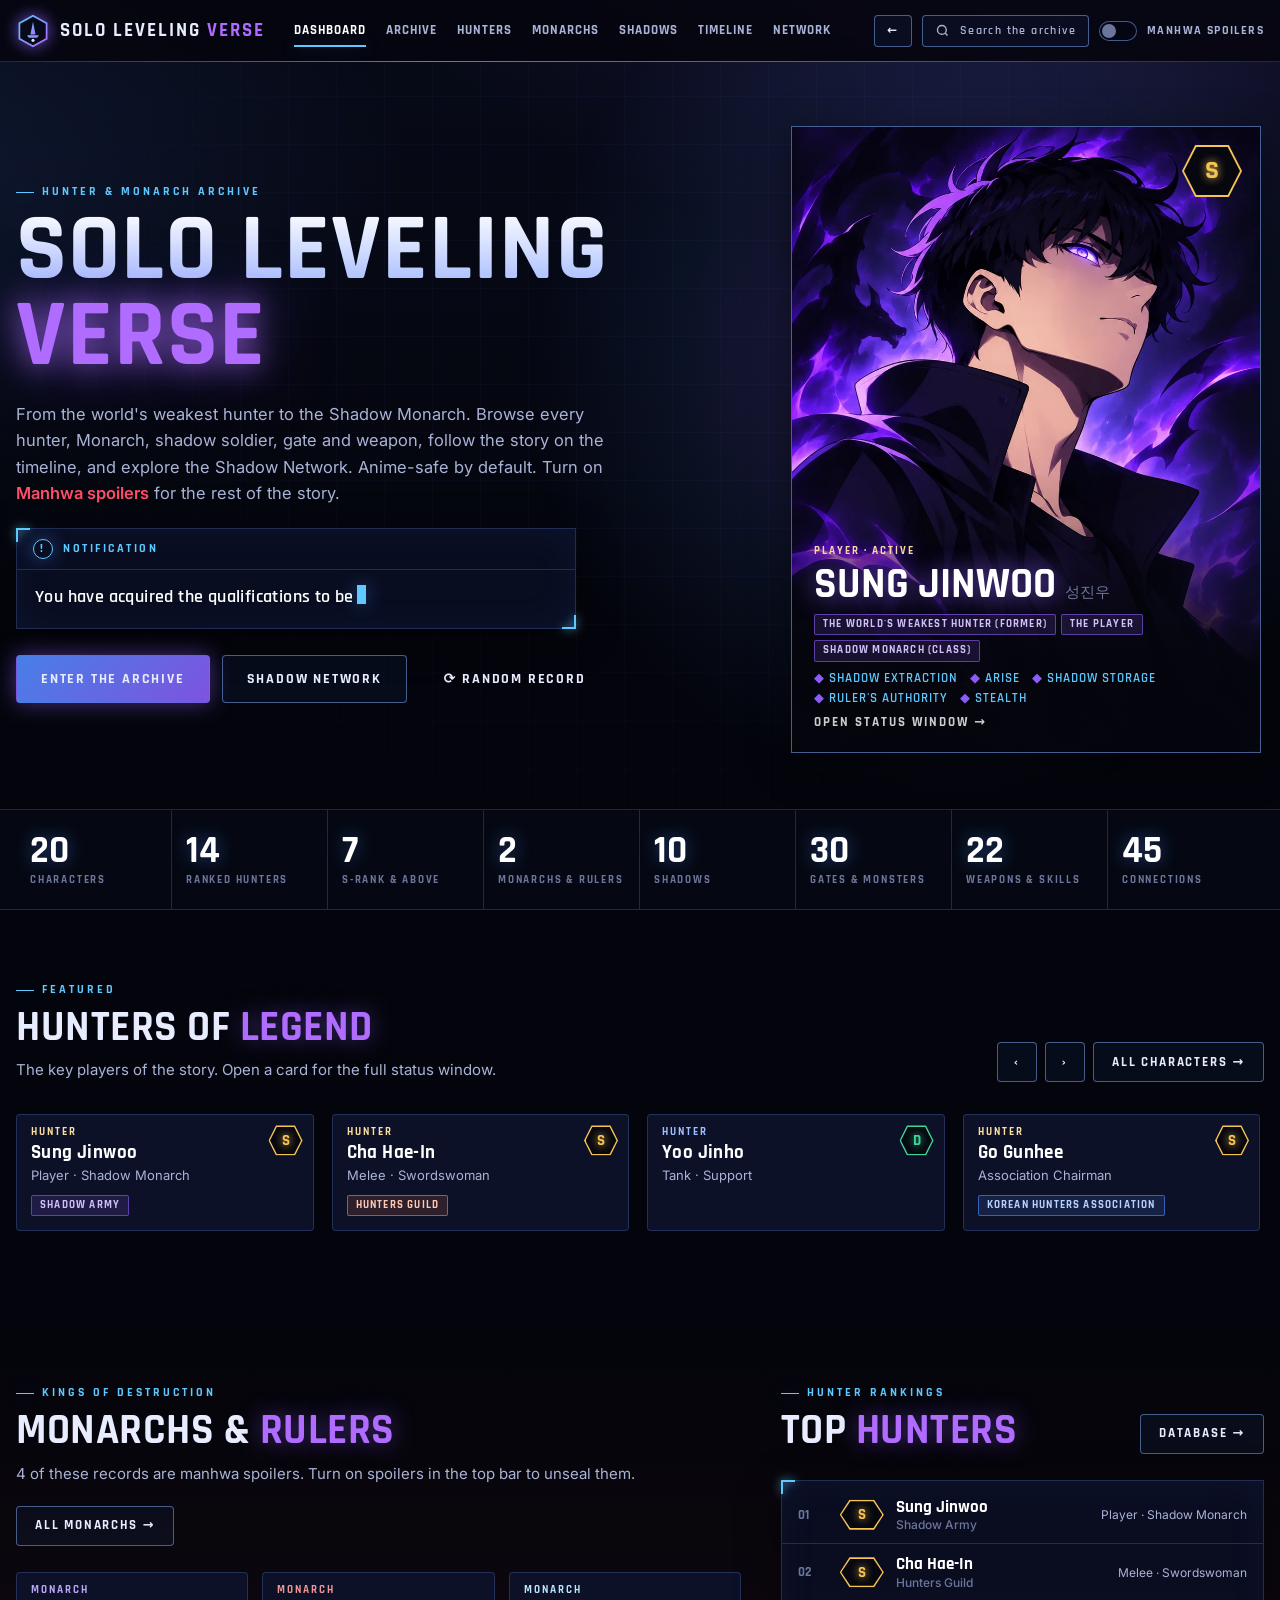
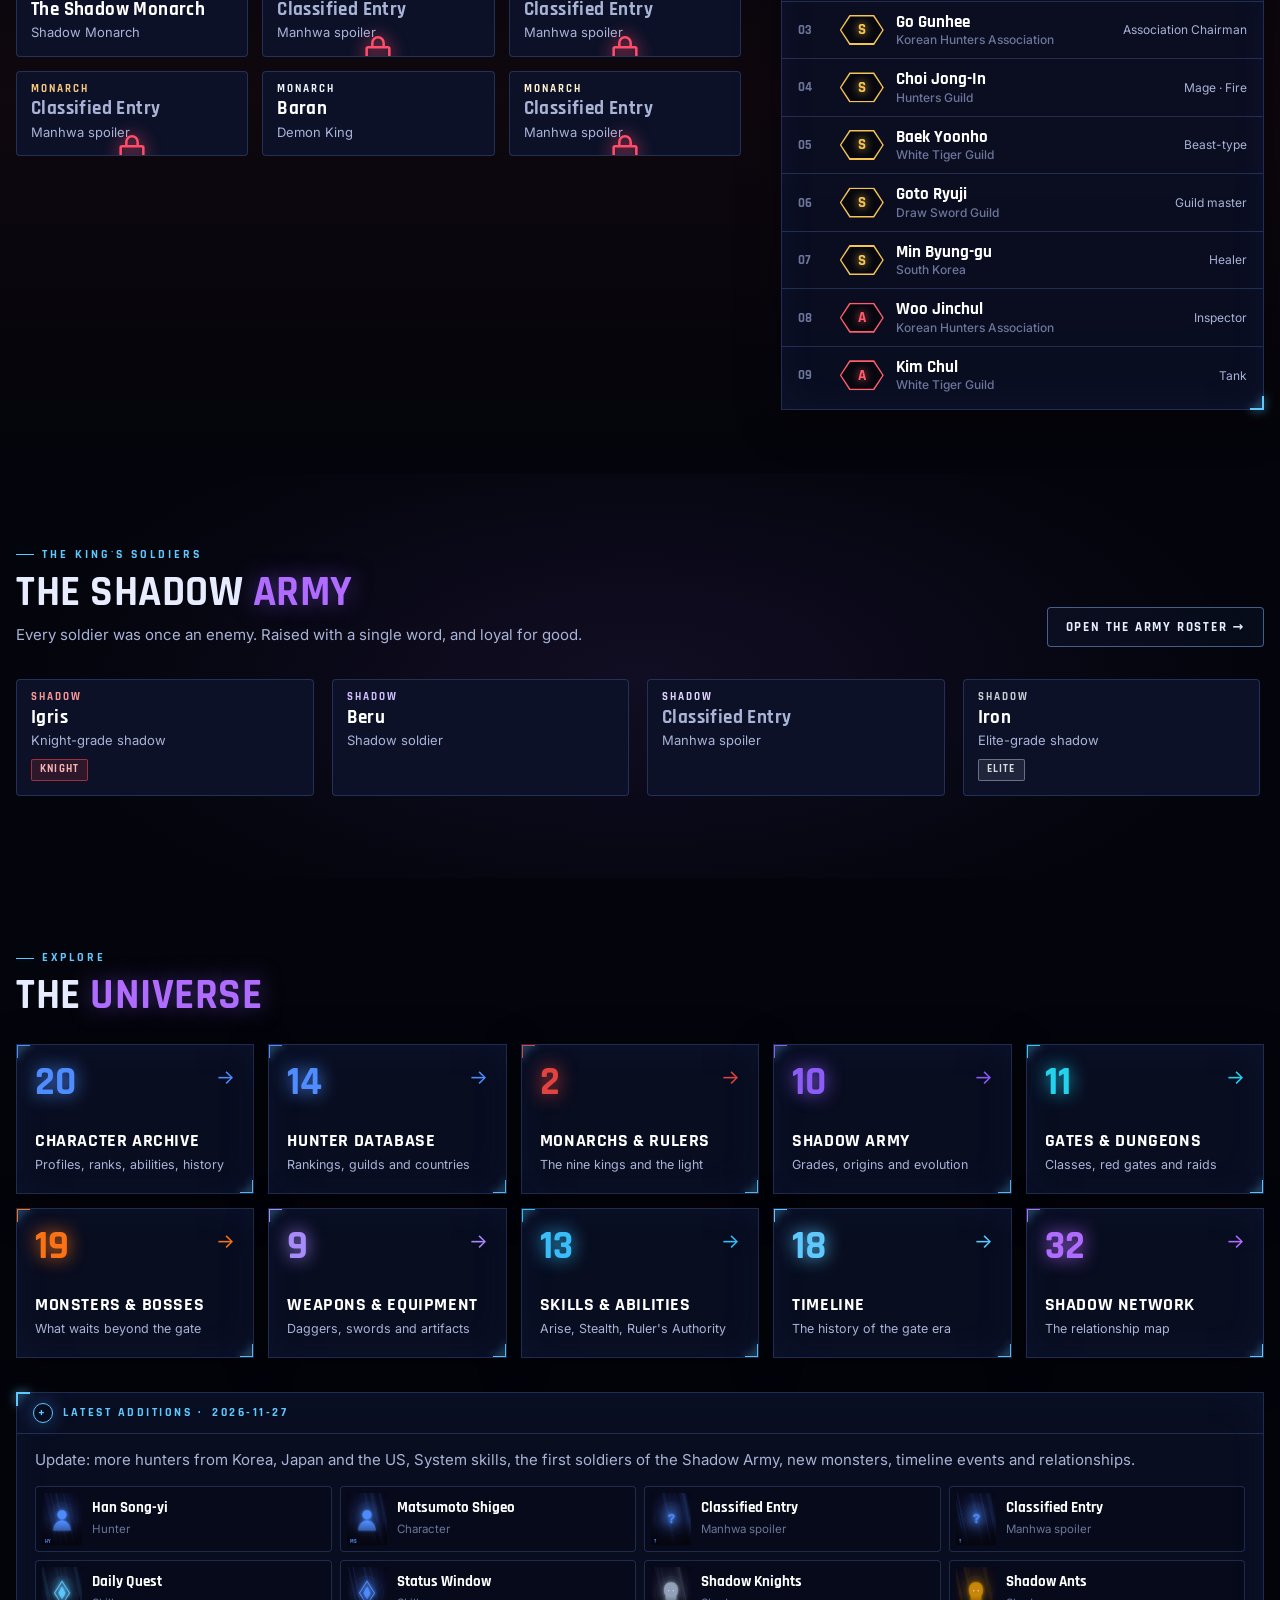
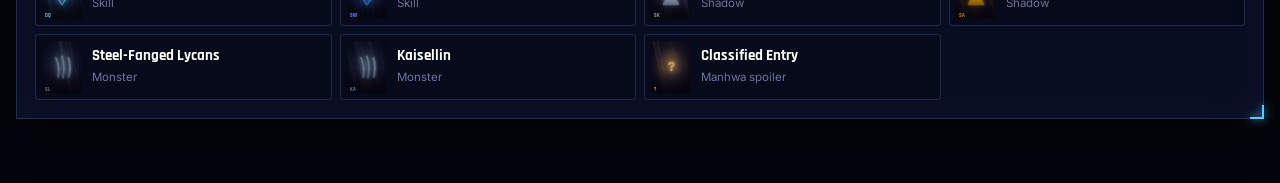
<file: index.html>
<!DOCTYPE html>
<html lang="en">
<head>
  <meta charset="UTF-8" />
  <meta name="viewport" content="width=device-width, initial-scale=1.0" />
  <title>Solo Leveling Verse | Hunter &amp; Monarch Archive</title>
  <meta name="description" content="An interactive Solo Leveling encyclopedia: hunters, Monarchs, the Shadow Army, gates, weapons, skills, timeline and relationship network. Anime-safe by default." />
  <meta name="theme-color" content="#04050c" />
  <link rel="icon" type="image/svg+xml" href="assets/icons/favicon.svg" />
  <meta property="og:type" content="website" />
  <meta property="og:title" content="Solo Leveling Verse" />
  <meta property="og:description" content="The Hunter & Monarch Archive: characters, Monarchs, the Shadow Army, gates and the Shadow Network." />

  <link rel="preconnect" href="https://fonts.googleapis.com" />
  <link rel="preconnect" href="https://fonts.gstatic.com" crossorigin />
  <link href="https://fonts.googleapis.com/css2?family=Rajdhani:wght@500;600;700&family=Inter:wght@400;500;600&display=swap" rel="stylesheet" />
  <link rel="stylesheet" href="css/system.min.css" />
  <link rel="stylesheet" href="css/home.min.css" />
</head>
<body data-page="home">
  <header id="nav"></header>

  <main id="top">
    <!-- ============================== HERO ============================== -->
    <section class="hero">
      <canvas class="hero-mana" id="mana" aria-hidden="true"></canvas>
      <div class="wrap hero-inner">
        <div class="hero-copy">
          <p class="kicker">Hunter &amp; Monarch Archive</p>
          <h1 class="hero-title"><span>Solo Leveling</span> <em>Verse</em></h1>
          <p class="hero-lead">From the world's weakest hunter to the Shadow Monarch. Browse every hunter, Monarch,
            shadow soldier, gate and weapon, follow the story on the timeline, and explore the Shadow Network. Anime-safe
            by default. Turn on <strong>Manhwa spoilers</strong> for the rest of the story.</p>

          <div class="sys sys-notice">
            <div class="sys-head"><span class="bang" aria-hidden="true">!</span>Notification</div>
            <p class="sys-line"><span class="sr-only">You have acquired the qualifications to be a Player.</span><span id="sys-line" aria-hidden="true"></span><span class="caret" aria-hidden="true"></span></p>
          </div>

          <div class="hero-cta">
            <a class="btn primary big" href="html/archive.html">Enter the archive</a>
            <a class="btn big" href="html/network.html">Shadow Network</a>
            <button type="button" class="btn big ghost" id="random">⟳ Random record</button>
          </div>
        </div>

        <div class="hero-feature" id="hero-feature">
          <div class="skeleton" style="position:absolute;inset:0"></div>
        </div>
      </div>
    </section>

    <!-- ============================== STATS ============================= -->
    <section class="stats-band" aria-label="World statistics">
      <div class="wrap">
        <dl class="stats" id="stats"></dl>
      </div>
    </section>

    <!-- ========================= FEATURED CHARACTERS ==================== -->
    <section class="section" id="featured">
      <div class="wrap">
        <div class="section-head reveal">
          <div>
            <p class="kicker">Featured</p>
            <h2 class="section-title">Hunters of <em>Legend</em></h2>
            <p class="section-sub">The key players of the story. Open a card for the full status window.</p>
          </div>
          <div class="rail-ctl">
            <button type="button" class="btn icon" data-rail="-1" aria-label="Scroll left">‹</button>
            <button type="button" class="btn icon" data-rail="1" aria-label="Scroll right">›</button>
            <a class="btn" href="html/archive.html#characters">All characters →</a>
          </div>
        </div>
        <div class="rail" id="rail-characters"></div>
      </div>
    </section>

    <!-- ======================= MONARCHS + HUNTER RANKS ================== -->
    <section class="section duo">
      <div class="wrap duo-inner">
        <div class="reveal">
          <div class="section-head">
            <div>
              <p class="kicker">Kings of destruction</p>
              <h2 class="section-title">Monarchs &amp; <em>Rulers</em></h2>
              <p class="section-sub" id="monarch-sub"></p>
            </div>
            <a class="btn" href="html/archive.html#monarchs">All Monarchs →</a>
          </div>
          <div class="monarch-grid" id="monarchs"></div>
        </div>
        <div class="reveal">
          <div class="section-head">
            <div>
              <p class="kicker">Hunter rankings</p>
              <h2 class="section-title">Top <em>Hunters</em></h2>
            </div>
            <a class="btn" href="html/hunters.html">Database →</a>
          </div>
          <ol class="sys ladder" id="ladder"></ol>
        </div>
      </div>
    </section>

    <!-- ============================ SHADOW ARMY ========================= -->
    <section class="section shadow-sec">
      <div class="wrap">
        <div class="section-head reveal">
          <div>
            <p class="kicker">The King's soldiers</p>
            <h2 class="section-title">The Shadow <em>Army</em></h2>
            <p class="section-sub">Every soldier was once an enemy. Raised with a single word, and loyal for good.</p>
          </div>
          <a class="btn" href="html/archive.html#shadows">Open the army roster →</a>
        </div>
        <div class="rail" id="rail-shadows"></div>
      </div>
    </section>

    <!-- =========================== LATEST + EXPLORE ===================== -->
    <section class="section">
      <div class="wrap">
        <div class="section-head reveal">
          <div>
            <p class="kicker">Explore</p>
            <h2 class="section-title">The <em>Universe</em></h2>
          </div>
        </div>
        <div class="explore" id="explore"></div>

        <div class="latest reveal">
          <div class="sys">
            <div class="sys-head"><span class="bang">+</span>Latest additions · <span id="latest-date"></span></div>
            <p class="latest-note" id="latest-note"></p>
            <div class="latest-list" id="latest"></div>
          </div>
        </div>
      </div>
    </section>
  </main>

  <noscript><p style="padding:20px;text-align:center">Solo Leveling Verse needs JavaScript to open the archive.</p></noscript>

  <script src="js/data/world.min.js"></script>
  <script src="js/data/characters.min.js"></script>
  <script src="js/data/monarchs.min.js"></script>
  <script src="js/data/shadows.min.js"></script>
  <script src="js/data/gates.min.js"></script>
  <script src="js/data/items.min.js"></script>
  <script src="js/data/skills.min.js"></script>
  <script src="js/data/timeline.min.js"></script>
  <script src="js/media-index.min.js"></script>
  <script src="js/core.min.js"></script>
  <script src="js/viewer.min.js"></script>
  <script src="js/shell.min.js"></script>
  <script src="js/home.min.js"></script>
</body>
</html>
</file>
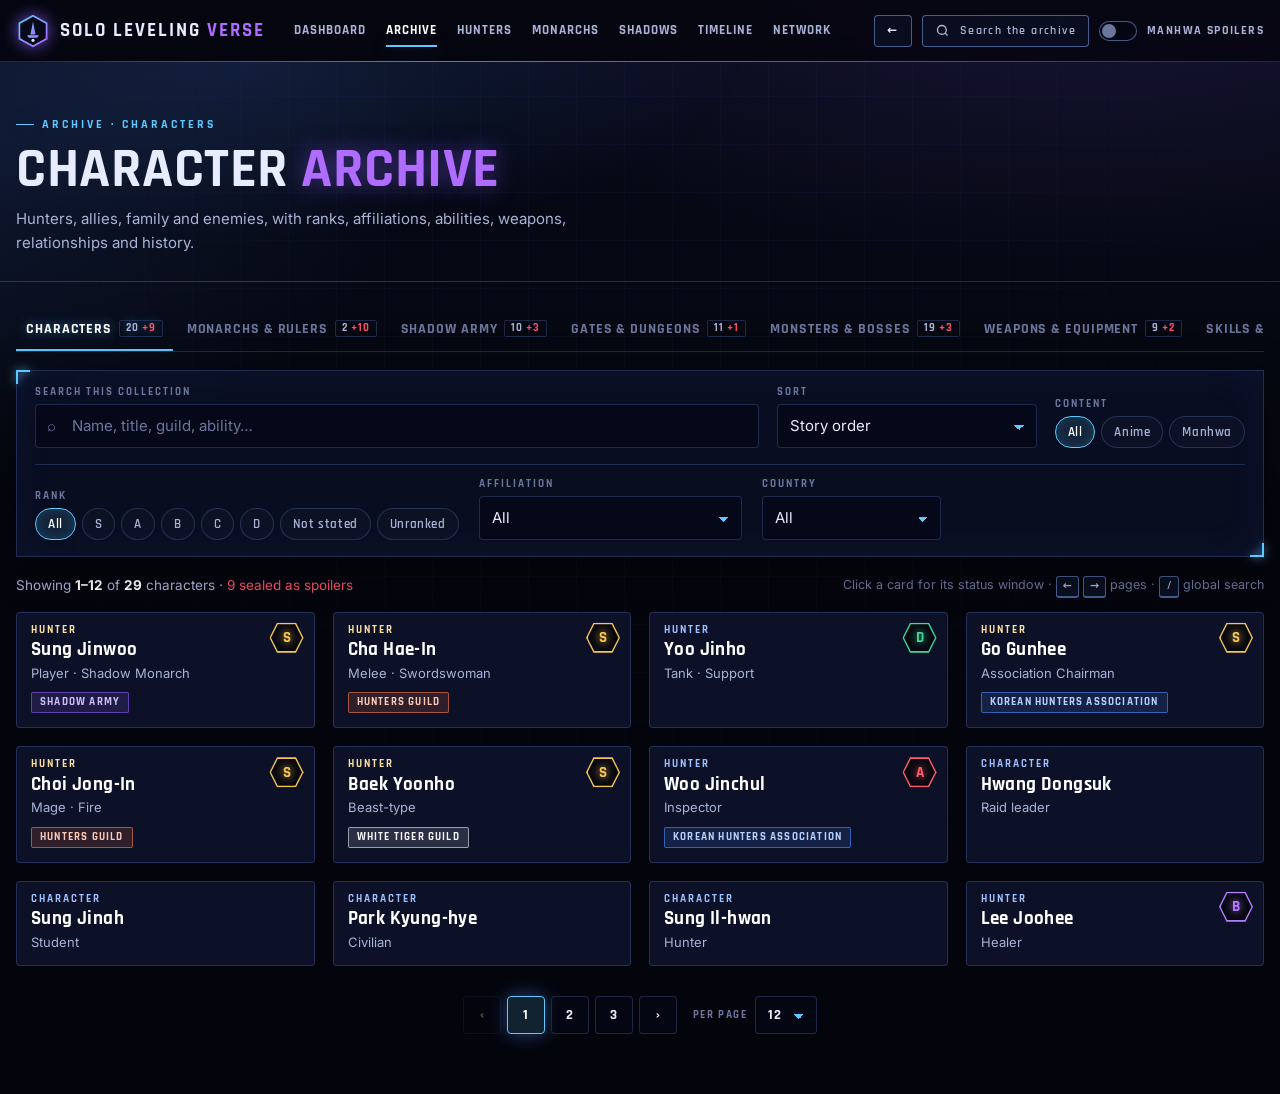
<file: archive.html>
<!DOCTYPE html>
<html lang="en">
<head>
  <meta charset="UTF-8" />
  <meta name="viewport" content="width=device-width, initial-scale=1.0" />
  <title>Archive | Solo Leveling Verse</title>
  <meta name="description" content="Search and filter every character, Monarch, shadow soldier, gate, monster, weapon and skill of Solo Leveling." />
  <meta name="theme-color" content="#04050c" />
  <link rel="icon" type="image/svg+xml" href="assets/icons/favicon.svg" />
  <link rel="preconnect" href="https://fonts.googleapis.com" />
  <link rel="preconnect" href="https://fonts.gstatic.com" crossorigin />
  <link href="https://fonts.googleapis.com/css2?family=Rajdhani:wght@500;600;700&family=Inter:wght@400;500;600&display=swap" rel="stylesheet" />
  <link rel="stylesheet" href="css/system.css" />
  <link rel="stylesheet" href="css/archive.css" />
</head>
<body data-page="archive">
  <header id="nav"></header>

  <main>
    <section class="page-head">
      <div class="wrap">
        <p class="kicker" id="tab-kicker">Archive</p>
        <h1 class="section-title" id="tab-title">Character <em>Archive</em></h1>
        <p class="section-sub" id="tab-sub"></p>
      </div>
    </section>

    <section class="archive">
      <div class="wrap">
        <div class="tabs" role="tablist" aria-label="Collections" id="tabs"></div>

        <div class="sys filters" id="filters">
          <div class="f-search">
            <label class="label" for="q">Search this collection</label>
            <div class="field"><span class="ico" aria-hidden="true">⌕</span><input id="q" class="input" type="search" autocomplete="off" placeholder="Name, title, guild, ability…" /></div>
          </div>
          <div class="f-facets" id="facets"></div>
          <div class="f-sort">
            <label class="label" for="sort">Sort</label>
            <select id="sort" class="select"></select>
          </div>
          <div class="f-content">
            <span class="label">Content</span>
            <div class="chip-row" id="content-chips">
              <button type="button" class="chip active" data-content="all">All</button>
              <button type="button" class="chip" data-content="anime">Anime</button>
              <button type="button" class="chip" data-content="manhwa">Manhwa</button>
            </div>
          </div>
        </div>

        <div class="result-bar">
          <span id="count" aria-live="polite"></span>
          <span class="hint">Click a card for its status window · <kbd>←</kbd> <kbd>→</kbd> pages · <kbd>/</kbd> global search</span>
        </div>

        <div class="card-grid" id="grid">
          <div class="skeleton card-sk"></div><div class="skeleton card-sk"></div><div class="skeleton card-sk"></div><div class="skeleton card-sk"></div>
          <div class="skeleton card-sk"></div><div class="skeleton card-sk"></div><div class="skeleton card-sk"></div><div class="skeleton card-sk"></div>
        </div>
        <div id="empty" hidden></div>
        <nav class="pager" id="pager" aria-label="Pages"></nav>
      </div>
    </section>
  </main>

  <noscript><p style="padding:20px;text-align:center">The archive needs JavaScript.</p></noscript>

  <script src="js/data/world.js"></script>
  <script src="js/data/characters.js"></script>
  <script src="js/data/monarchs.js"></script>
  <script src="js/data/shadows.js"></script>
  <script src="js/data/gates.js"></script>
  <script src="js/data/items.js"></script>
  <script src="js/data/skills.js"></script>
  <script src="js/data/timeline.js"></script>
  <script src="js/media-index.js"></script>
  <script src="js/core.js"></script>
  <script src="js/viewer.js"></script>
  <script src="js/shell.js"></script>
  <script src="js/archive.js"></script>
</body>
</html>
</file>
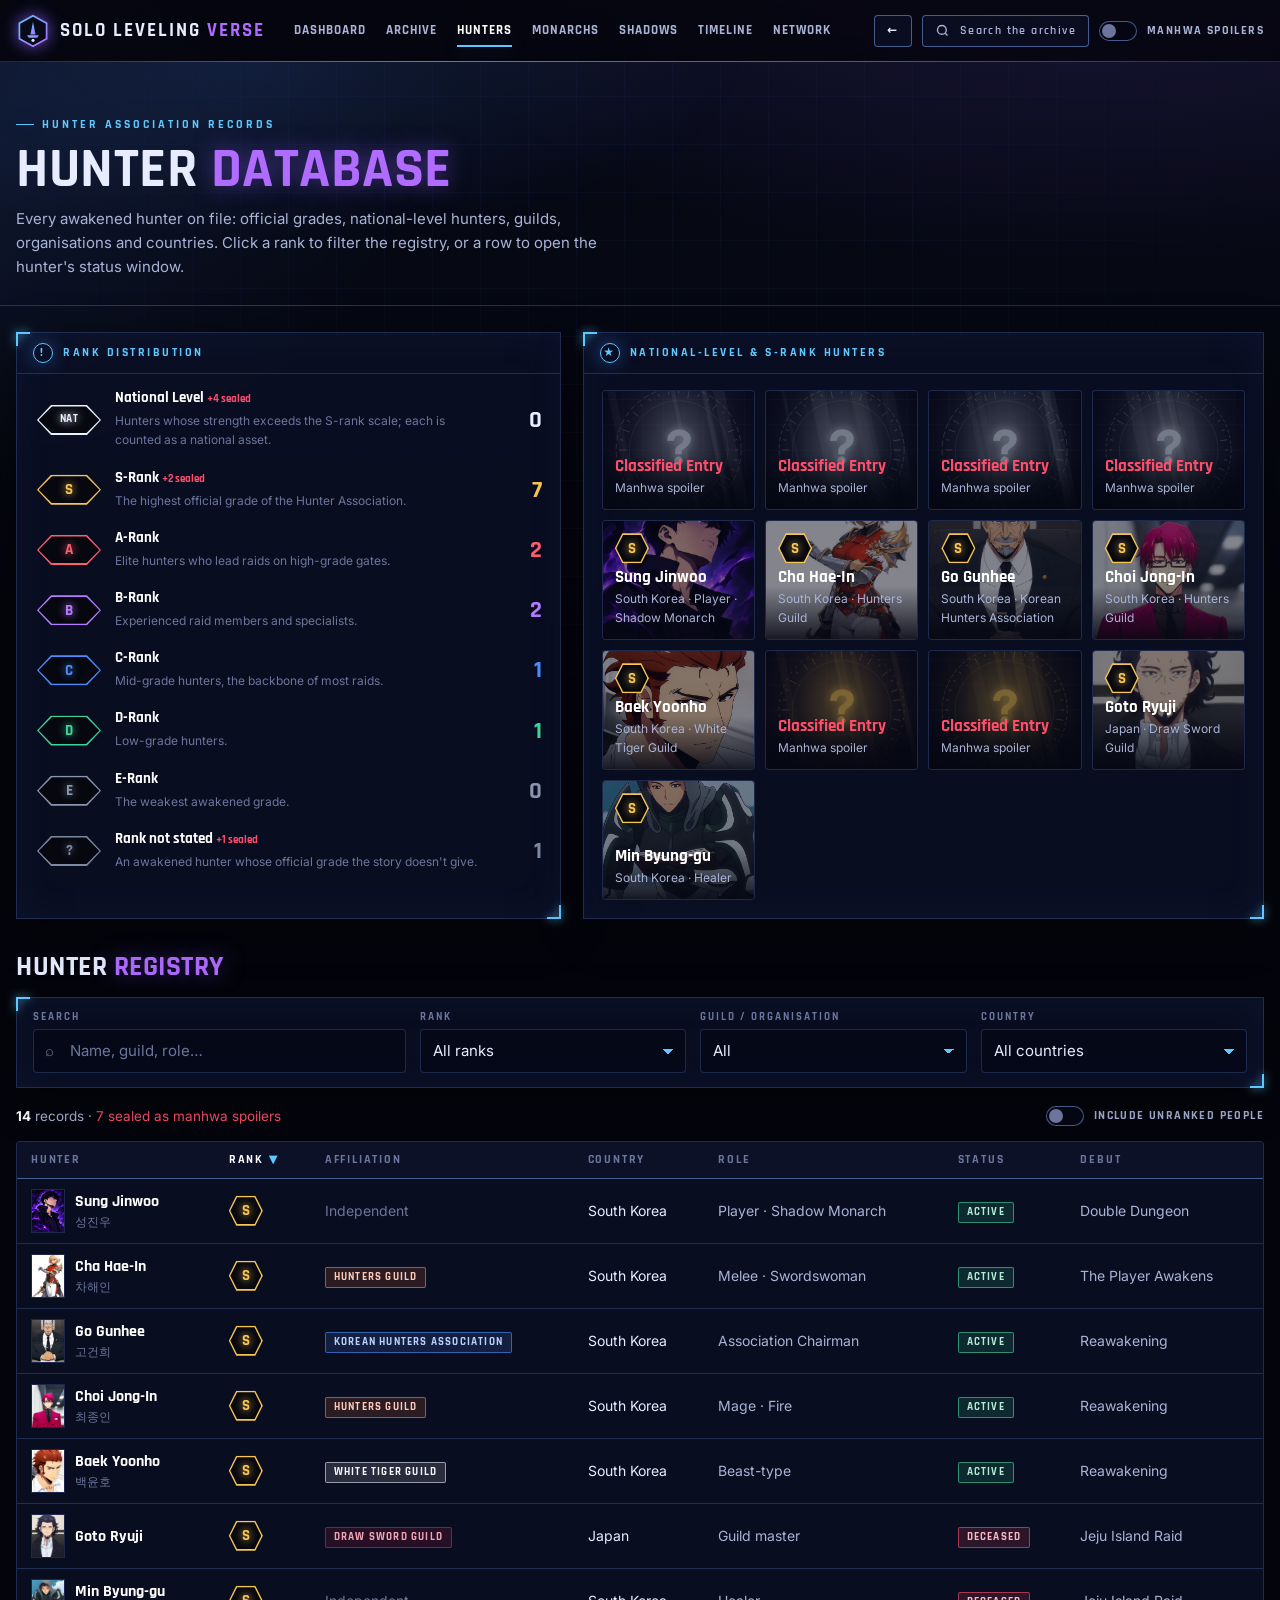
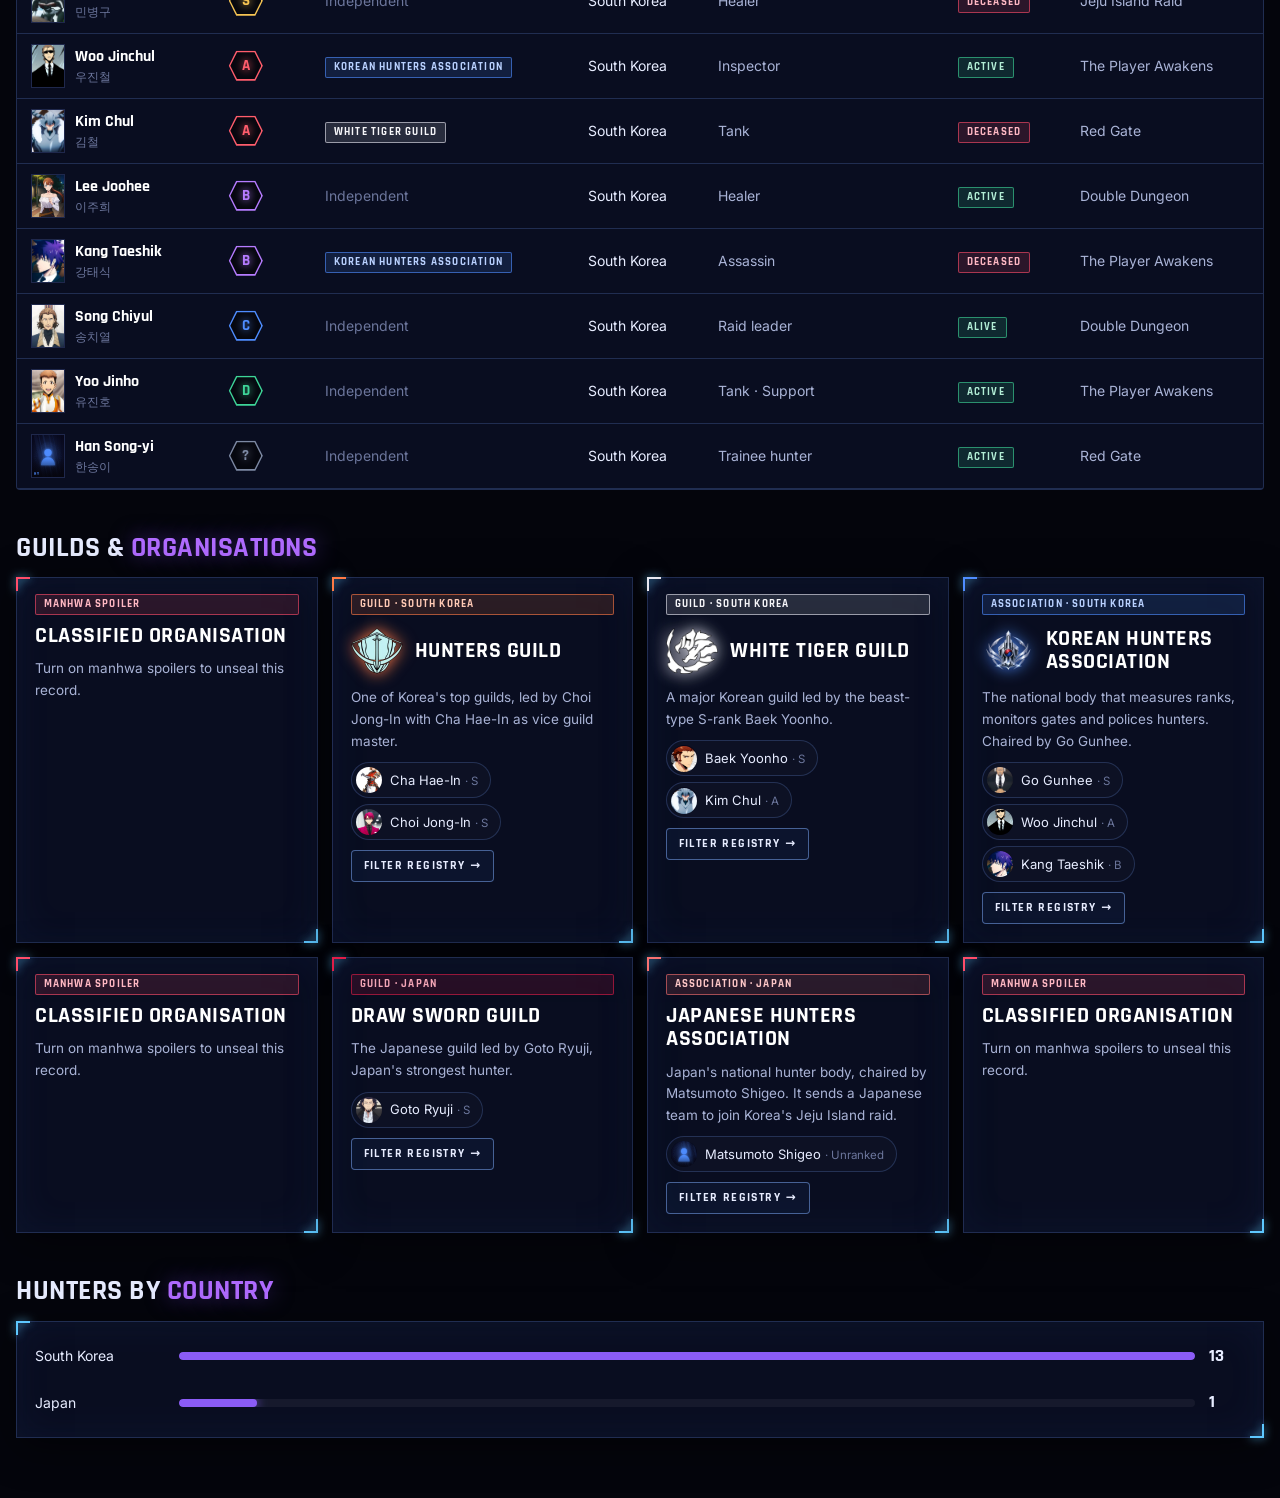
<file: hunters.html>
<!DOCTYPE html>
<html lang="en">
<head>
  <meta charset="UTF-8" />
  <meta name="viewport" content="width=device-width, initial-scale=1.0" />
  <title>Hunter Database | Solo Leveling Verse</title>
  <meta name="description" content="Hunter rankings, national-level and S-rank hunters, guild affiliations, countries and organisations of Solo Leveling." />
  <meta name="theme-color" content="#04050c" />
  <link rel="icon" type="image/svg+xml" href="assets/icons/favicon.svg" />
  <link rel="preconnect" href="https://fonts.googleapis.com" />
  <link rel="preconnect" href="https://fonts.gstatic.com" crossorigin />
  <link href="https://fonts.googleapis.com/css2?family=Rajdhani:wght@500;600;700&family=Inter:wght@400;500;600&display=swap" rel="stylesheet" />
  <link rel="stylesheet" href="css/system.css" />
  <link rel="stylesheet" href="css/archive.css" />
</head>
<body data-page="hunters">
  <header id="nav"></header>

  <main>
    <section class="page-head">
      <div class="wrap">
        <p class="kicker">Hunter Association records</p>
        <h1 class="section-title">Hunter <em>Database</em></h1>
        <p class="section-sub">Every awakened hunter on file: official grades, national-level hunters, guilds, organisations and countries.
          Click a rank to filter the registry, or a row to open the hunter's status window.</p>
      </div>
    </section>

    <section class="archive">
      <div class="wrap">
        <div class="hd-top">
          <div class="sys">
            <div class="sys-head"><span class="bang">!</span>Rank distribution</div>
            <div class="tiers" id="tiers"></div>
          </div>
          <div class="sys">
            <div class="sys-head"><span class="bang">★</span>National-level &amp; S-rank hunters</div>
            <div class="national"><div class="national-grid" id="national"></div></div>
          </div>
        </div>

        <h2 class="section-title" style="font-size:28px;margin:34px 0 14px" id="registry">Hunter <em>Registry</em></h2>
        <div class="sys hd-tools">
          <div><label class="label" for="hq">Search</label>
            <div class="field"><span class="ico" aria-hidden="true">⌕</span><input id="hq" class="input" type="search" autocomplete="off" placeholder="Name, guild, role…" /></div></div>
          <div><label class="label" for="h-rank">Rank</label><select id="h-rank" class="select"></select></div>
          <div><label class="label" for="h-org">Guild / organisation</label><select id="h-org" class="select"></select></div>
          <div><label class="label" for="h-country">Country</label><select id="h-country" class="select"></select></div>
        </div>
        <div class="result-bar">
          <span id="h-count" aria-live="polite"></span>
          <label class="switch blue"><input type="checkbox" id="h-civ"><span class="track"></span>Include unranked people</label>
        </div>
        <div class="table-wrap">
          <table class="htable">
            <thead><tr id="h-head"></tr></thead>
            <tbody id="h-body"></tbody>
          </table>
        </div>
        <div id="h-empty" hidden></div>

        <h2 class="section-title" style="font-size:28px;margin:44px 0 14px">Guilds &amp; <em>Organisations</em></h2>
        <div class="guilds" id="guilds"></div>

        <h2 class="section-title" style="font-size:28px;margin:44px 0 14px">Hunters by <em>Country</em></h2>
        <div class="sys countries" id="countries"></div>
      </div>
    </section>
  </main>

  <noscript><p style="padding:20px;text-align:center">The hunter database needs JavaScript.</p></noscript>

  <script src="js/data/world.js"></script>
  <script src="js/data/characters.js"></script>
  <script src="js/data/monarchs.js"></script>
  <script src="js/data/shadows.js"></script>
  <script src="js/data/gates.js"></script>
  <script src="js/data/items.js"></script>
  <script src="js/data/skills.js"></script>
  <script src="js/data/timeline.js"></script>
  <script src="js/media-index.js"></script>
  <script src="js/core.js"></script>
  <script src="js/viewer.js"></script>
  <script src="js/shell.js"></script>
  <script src="js/hunters.js"></script>
</body>
</html>
</file>
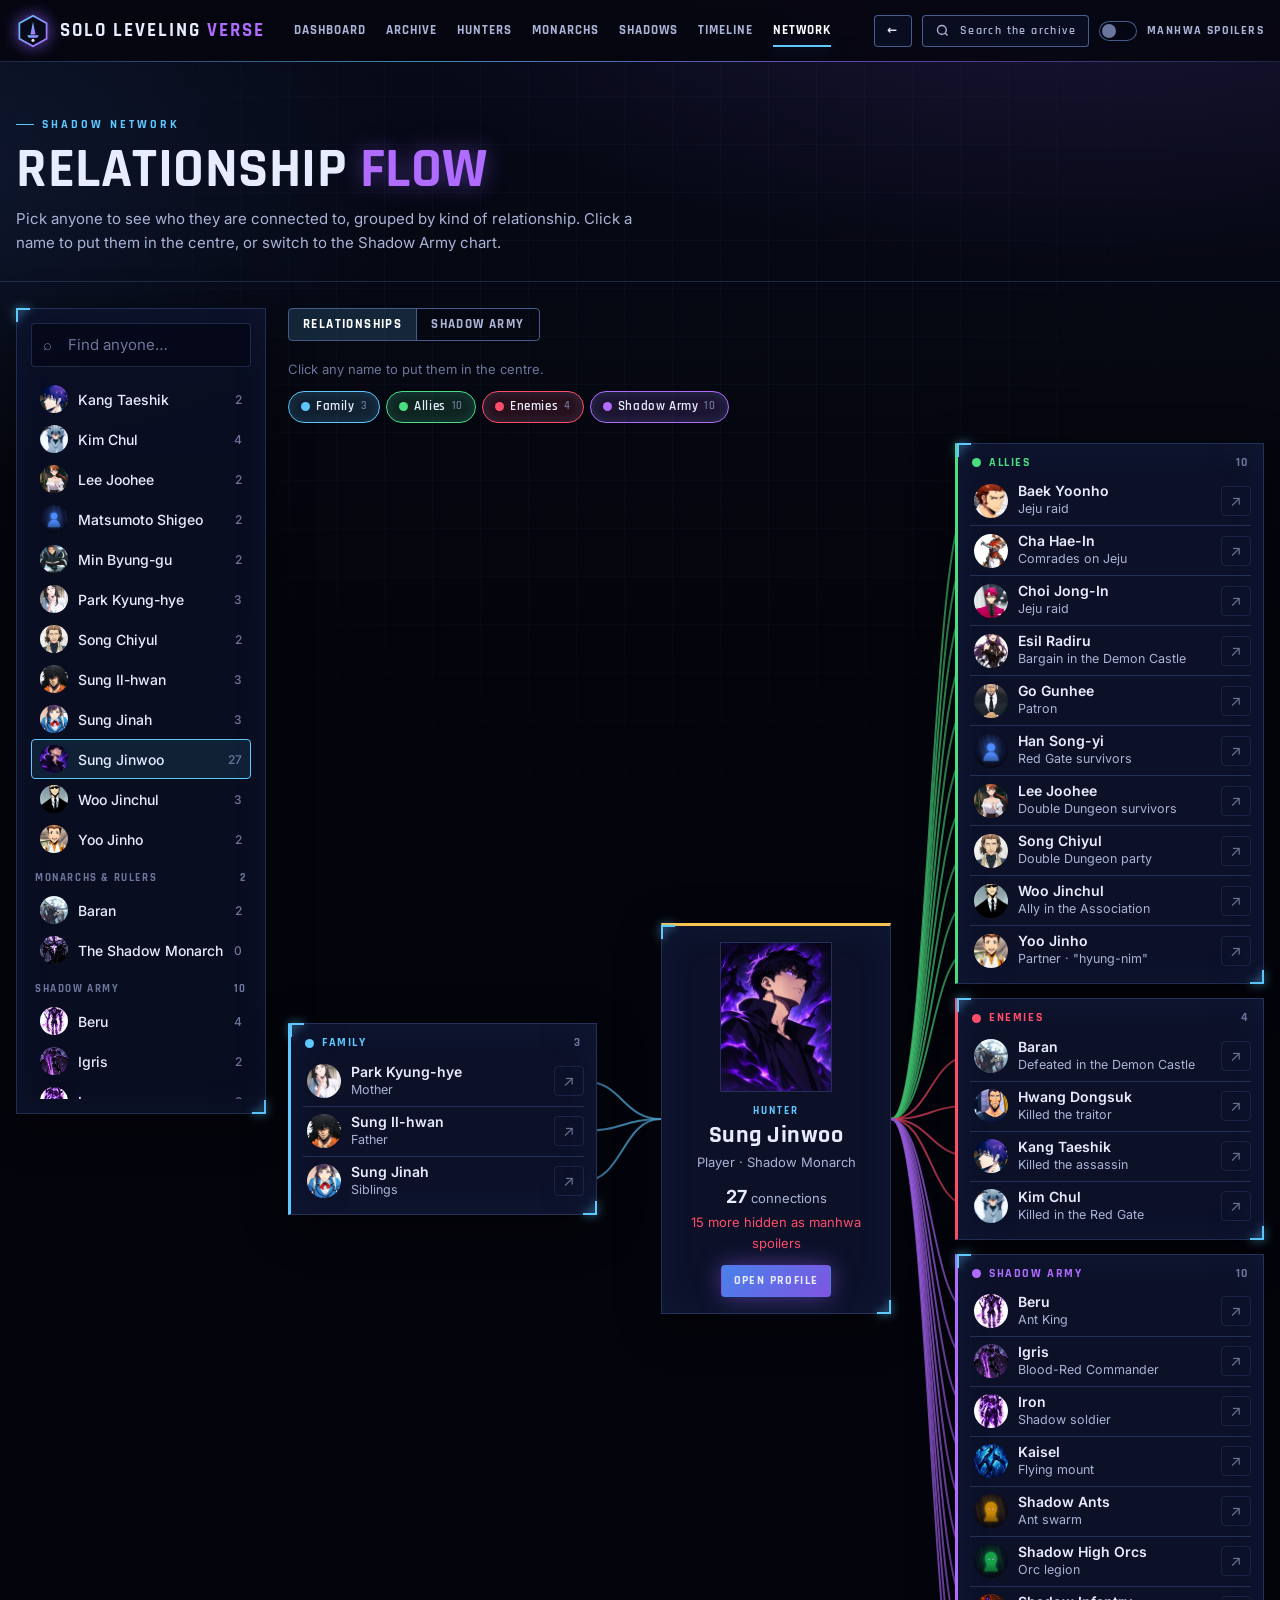
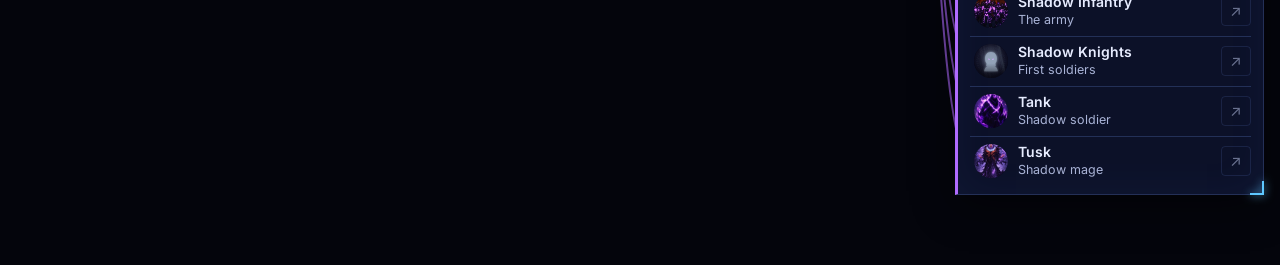
<file: network.html>
<!DOCTYPE html>
<html lang="en">
<head>
  <meta charset="UTF-8" />
  <meta name="viewport" content="width=device-width, initial-scale=1.0" />
  <title>Shadow Network | Solo Leveling Verse</title>
  <meta name="description" content="Interactive relationship map of Solo Leveling: family, allies, enemies, guilds, Monarchs, Rulers and the Shadow Army hierarchy." />
  <meta name="theme-color" content="#04050c" />
  <link rel="icon" type="image/svg+xml" href="assets/icons/favicon.svg" />
  <link rel="preconnect" href="https://fonts.googleapis.com" />
  <link rel="preconnect" href="https://fonts.gstatic.com" crossorigin />
  <link href="https://fonts.googleapis.com/css2?family=Rajdhani:wght@500;600;700&family=Inter:wght@400;500;600&display=swap" rel="stylesheet" />
  <link rel="stylesheet" href="css/system.css" />
  <link rel="stylesheet" href="css/network.css" />
</head>
<body data-page="network">
  <header id="nav"></header>

  <main>
    <section class="page-head">
      <div class="wrap">
        <p class="kicker">Shadow Network</p>
        <h1 class="section-title">Relationship <em>flow</em></h1>
        <p class="section-sub">Pick anyone to see who they are connected to, grouped by kind of relationship. Click a name to put them in the centre, or switch to the Shadow Army chart.</p>
      </div>
    </section>

    <section class="net-section">
      <div class="wrap rel-layout">
        <aside class="rel-side sys" aria-label="Choose who to centre">
          <div class="field"><span class="ico" aria-hidden="true">⌕</span><input id="rel-q" class="input" type="search" autocomplete="off" placeholder="Find anyone…" aria-label="Find anyone" /></div>
          <div class="rel-list" id="rel-list"><p class="flow-none">Loading…</p></div>
        </aside>

        <div class="rel-main" id="rel-main">
          <div class="seg" role="radiogroup" aria-label="View" id="views">
            <button type="button" role="radio" aria-checked="true" data-view="flow">Relationships</button>
            <button type="button" role="radio" aria-checked="false" data-view="army">Shadow Army</button>
          </div>

          <div id="flow-wrap">
            <nav class="flow-trail" id="flow-trail" aria-label="Recently viewed"></nav>
            <div class="chip-row flow-groups" id="flow-groups" aria-label="Relationship kinds"></div>
            <div class="flow" id="flow" aria-live="polite">
              <svg class="flow-lines" id="flow-lines" aria-hidden="true"></svg>
              <div class="flow-col" id="flow-left"></div>
              <div class="flow-centre" id="flow-centre"></div>
              <div class="flow-col" id="flow-right"></div>
            </div>
          </div>

          <div class="army" id="army" hidden aria-live="polite">
            <svg class="flow-lines" id="army-lines" aria-hidden="true"></svg>
            <div id="army-body"></div>
          </div>
        </div>
      </div>
    </section>
  </main>

  <noscript><p style="padding:20px;text-align:center">The Shadow Network needs JavaScript.</p></noscript>

  <script src="js/data/world.js"></script>
  <script src="js/data/characters.js"></script>
  <script src="js/data/monarchs.js"></script>
  <script src="js/data/shadows.js"></script>
  <script src="js/data/gates.js"></script>
  <script src="js/data/items.js"></script>
  <script src="js/data/skills.js"></script>
  <script src="js/data/timeline.js"></script>
  <script src="js/media-index.js"></script>
  <script src="js/core.js"></script>
  <script src="js/viewer.js"></script>
  <script src="js/shell.js"></script>
  <script src="js/network.js"></script>
</body>
</html>
</file>
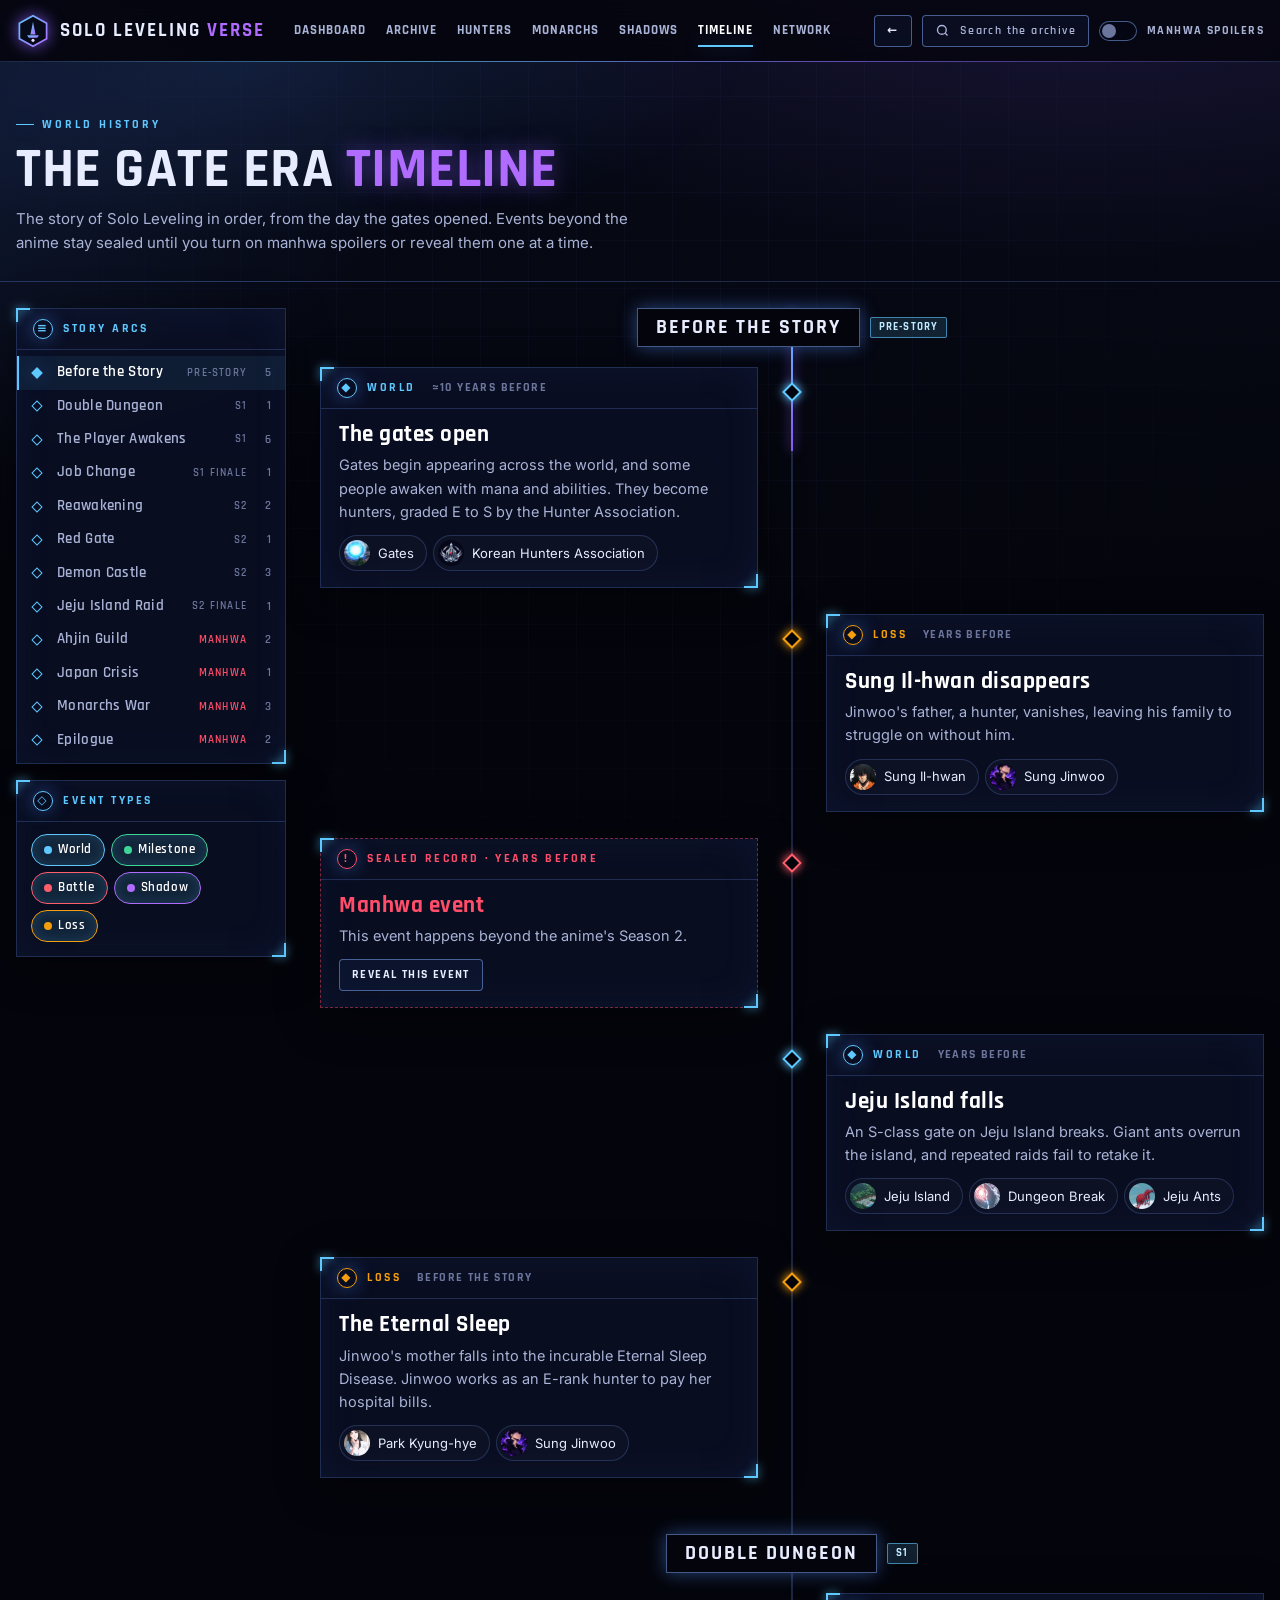
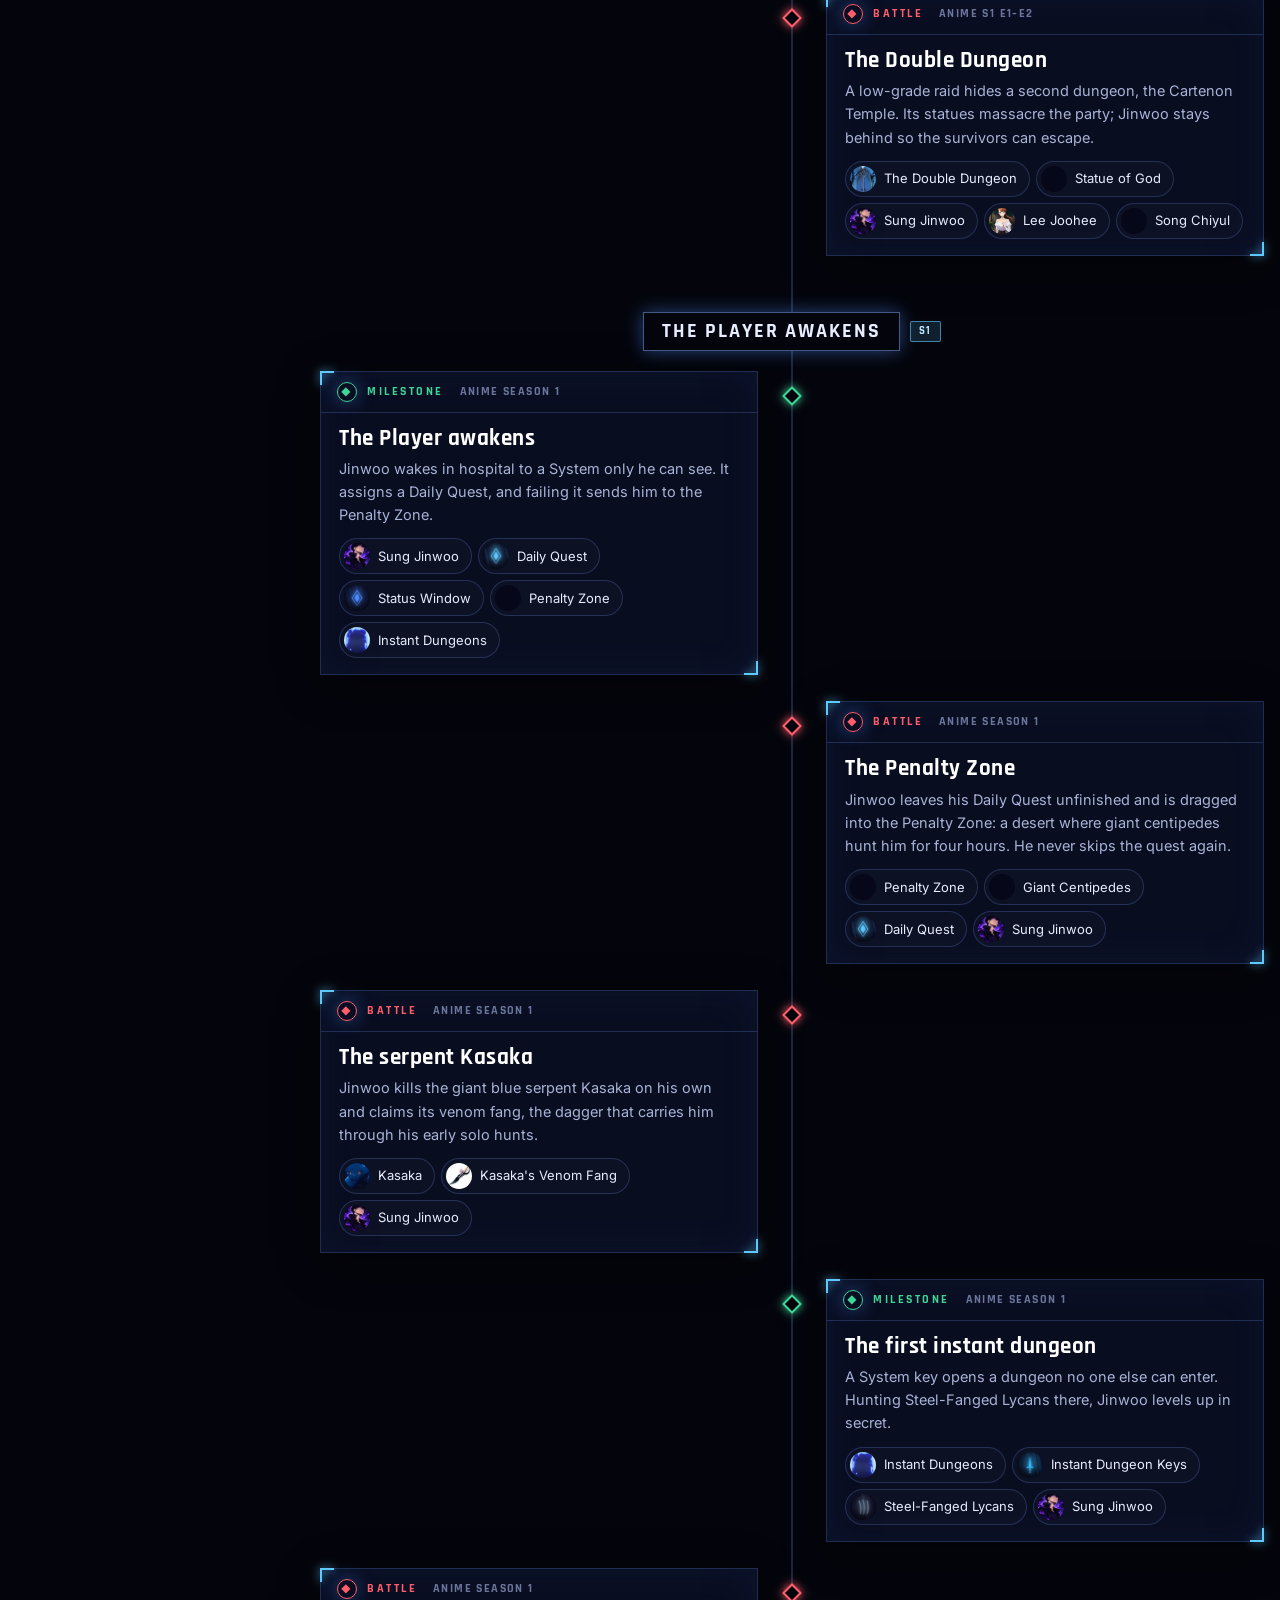
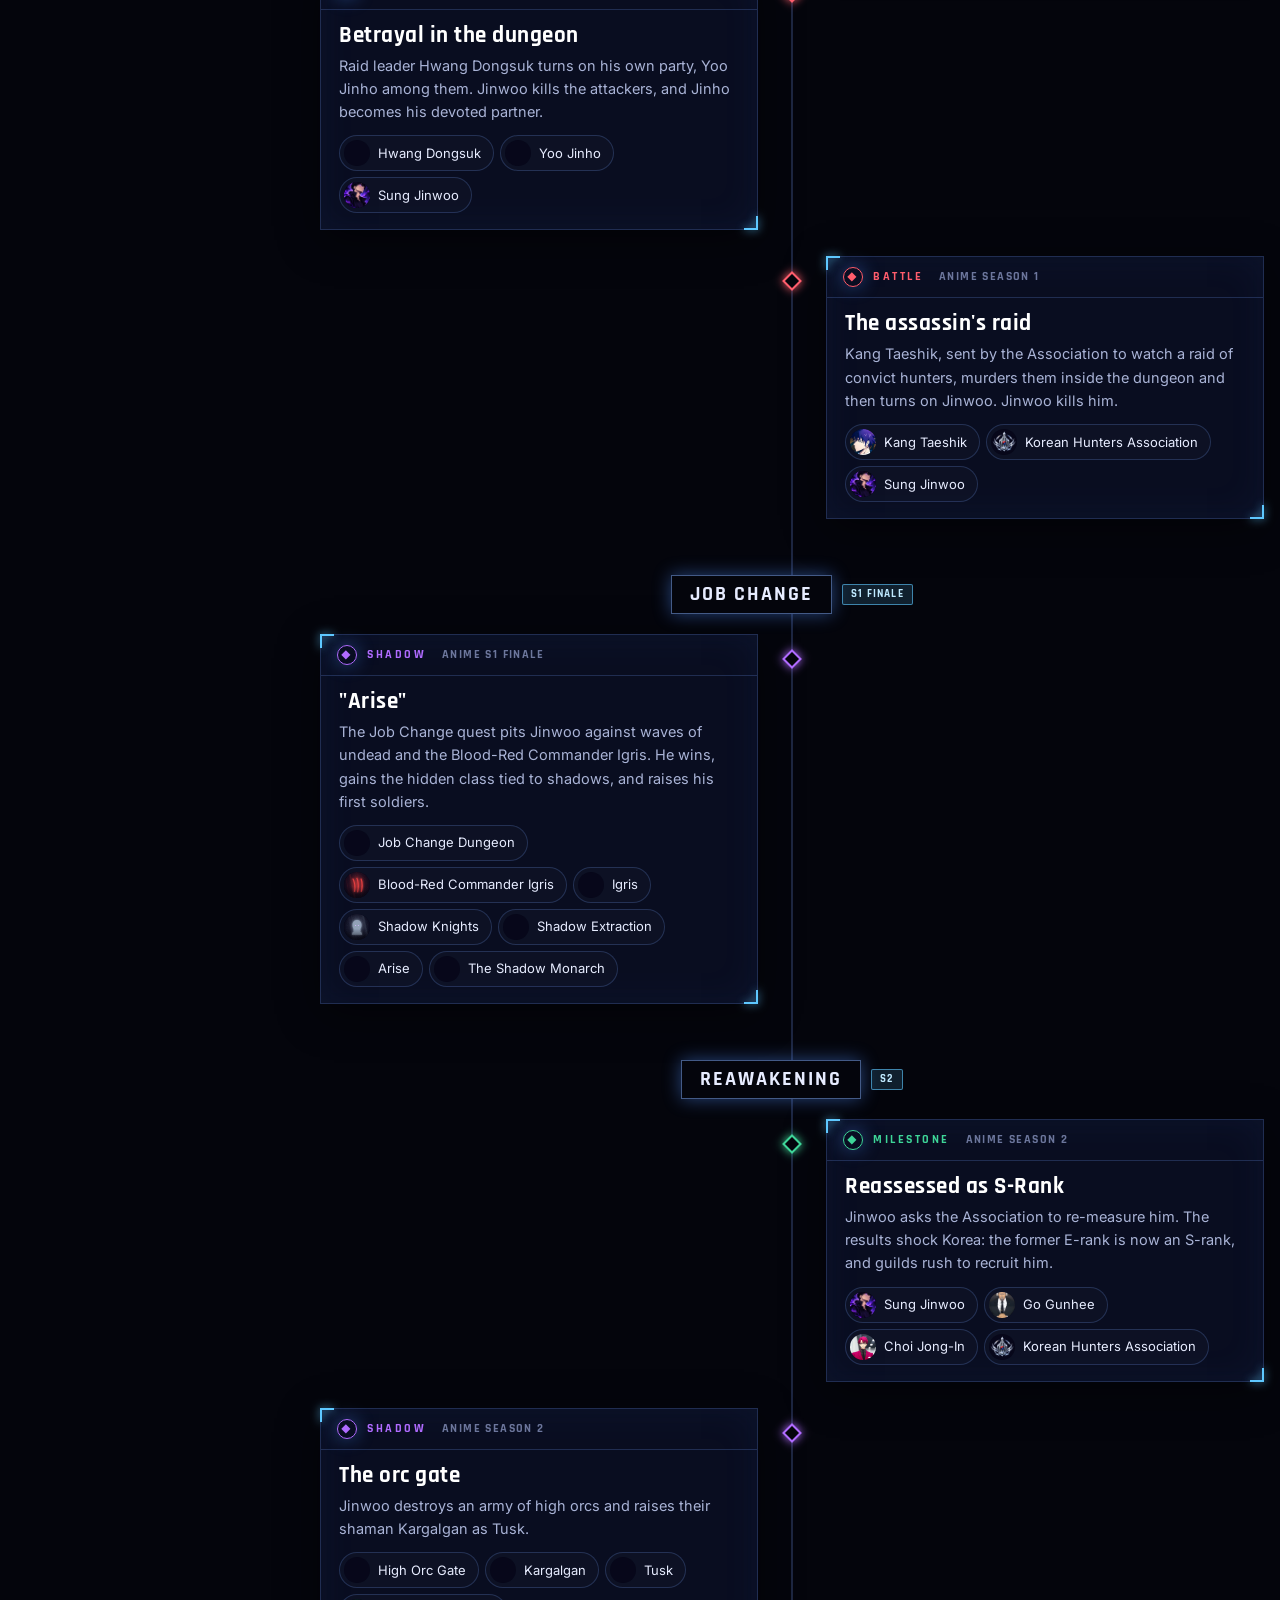
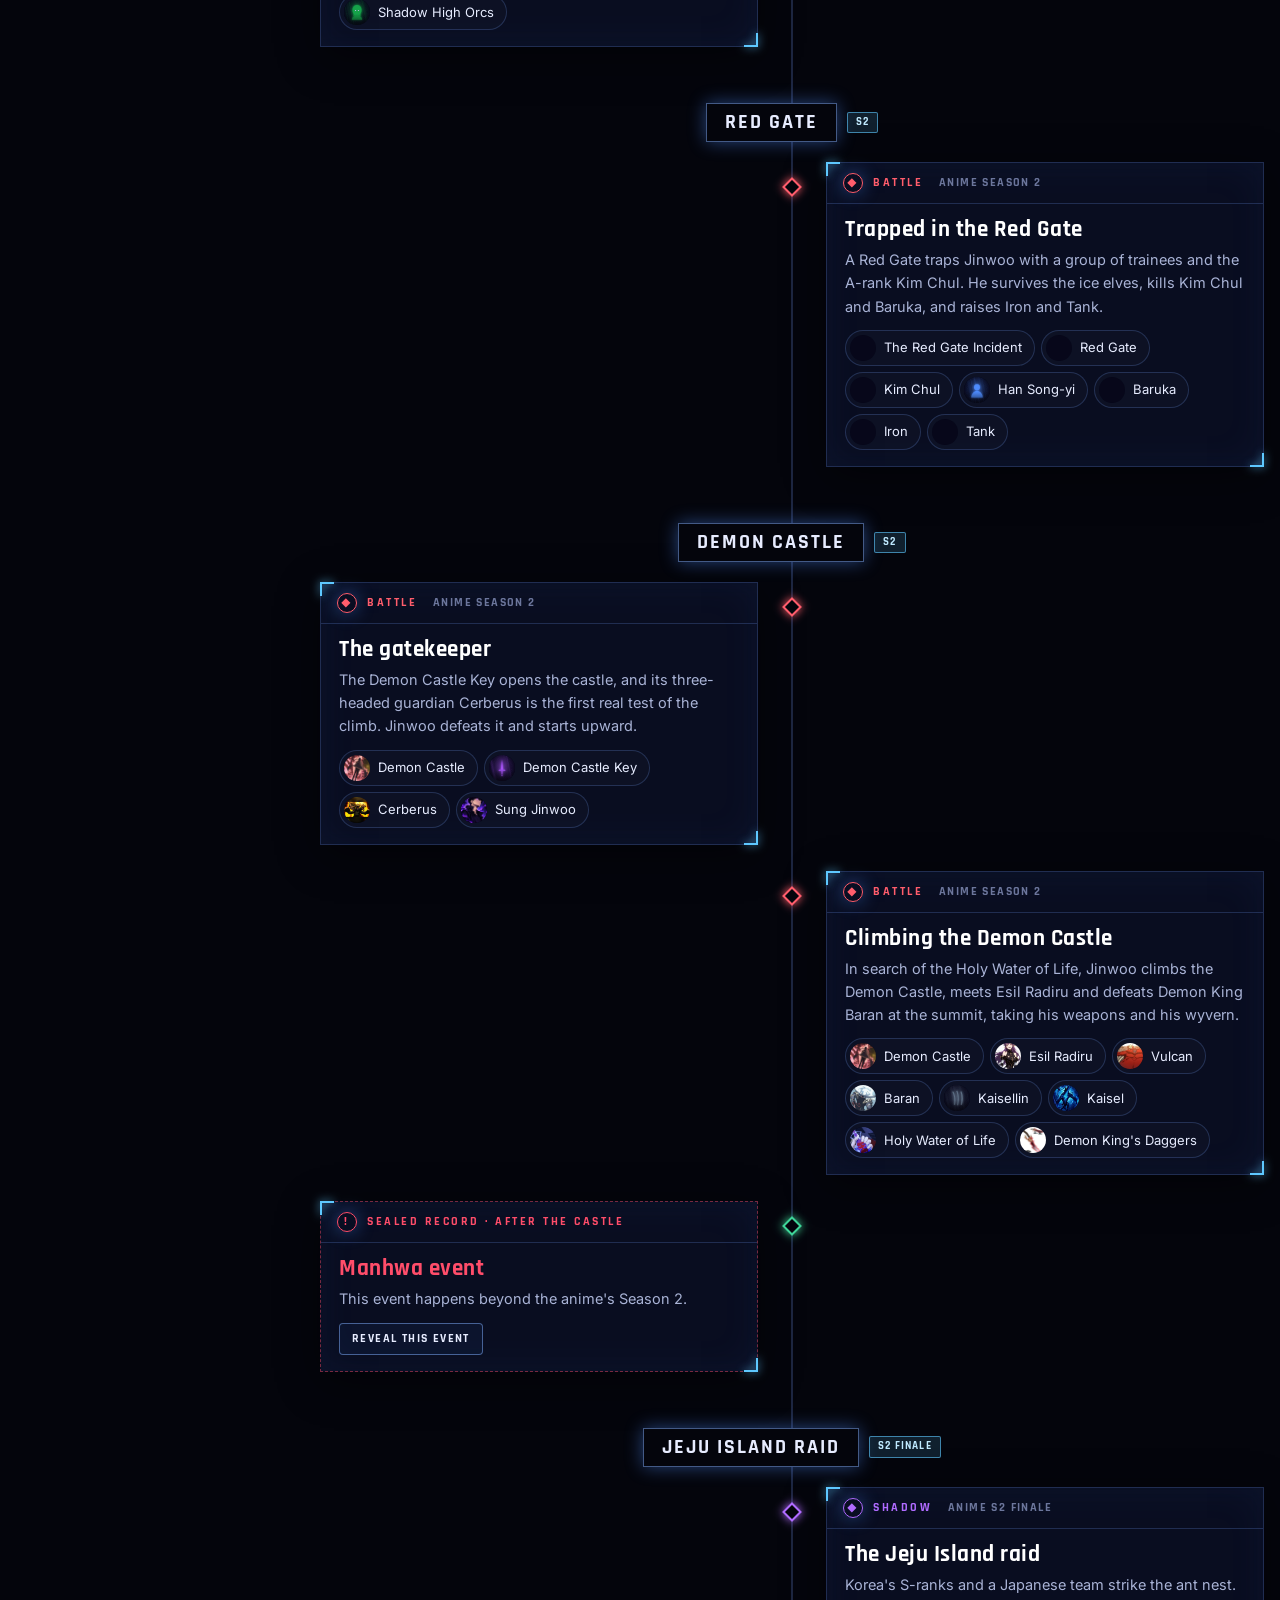
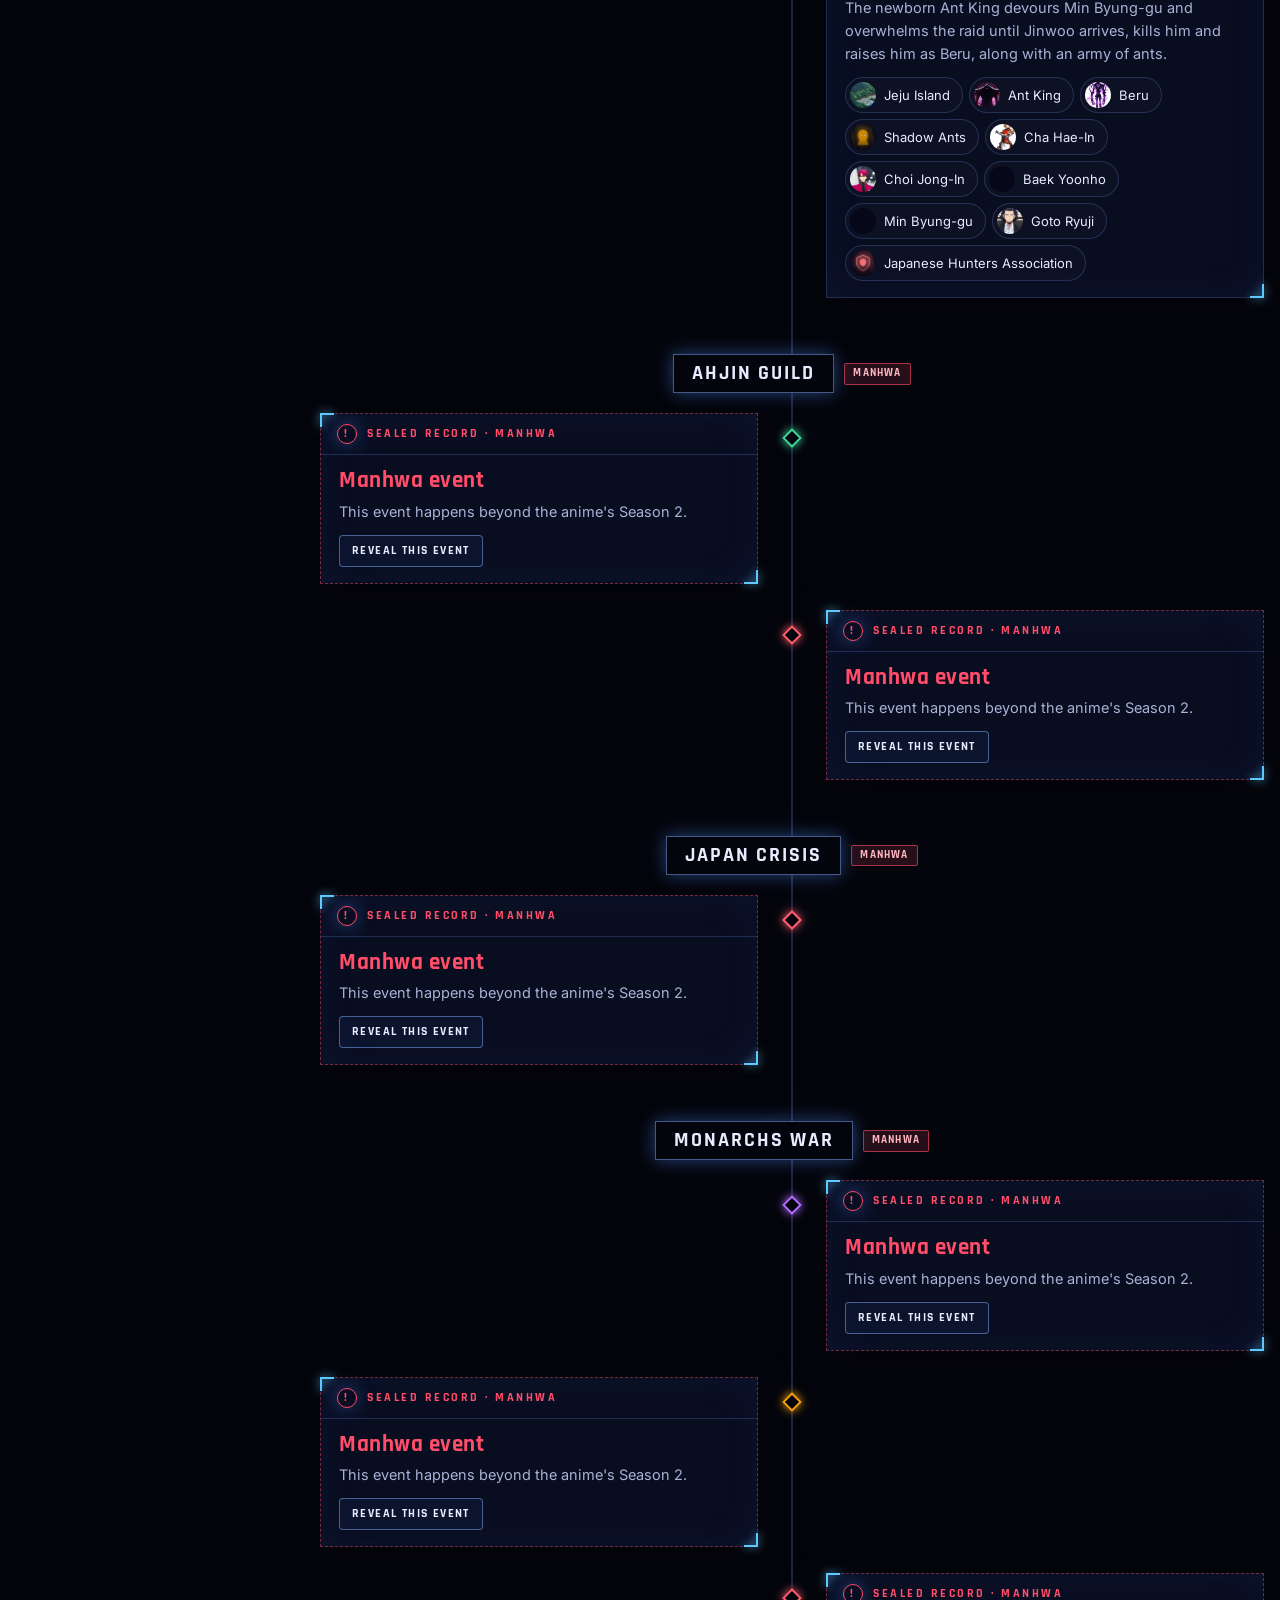
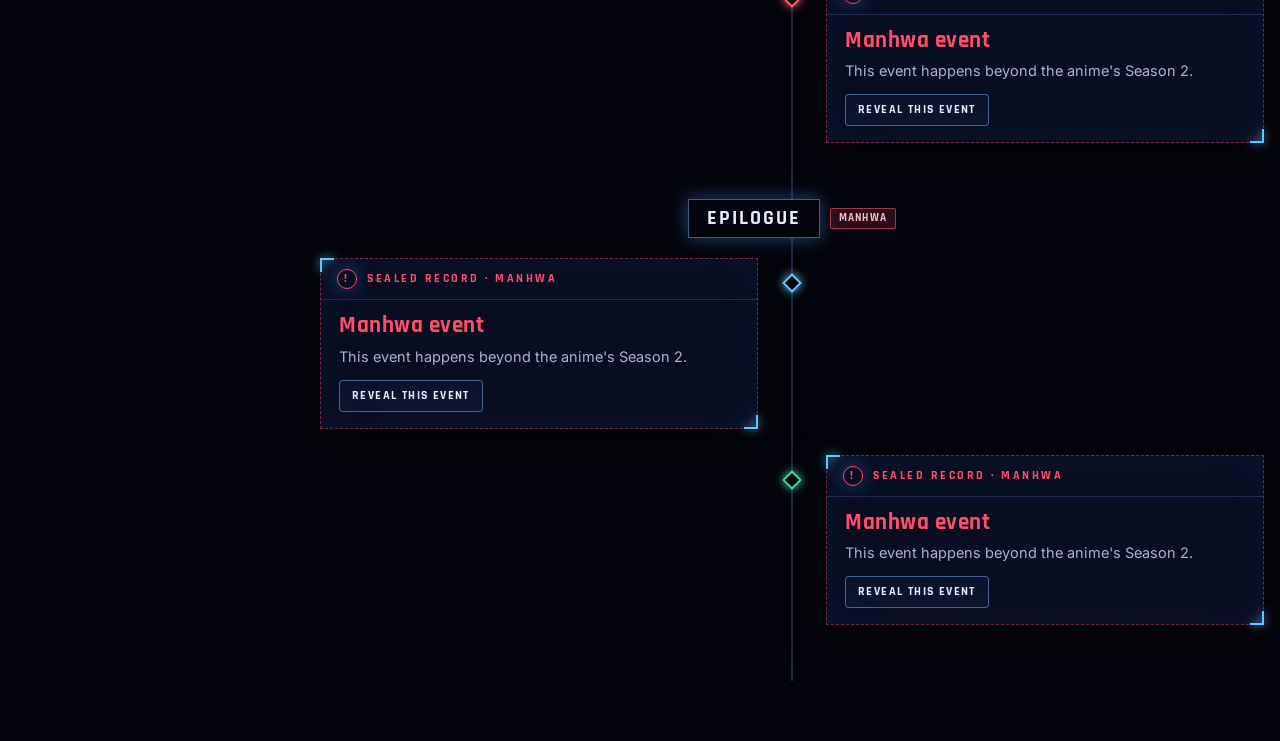
<file: timeline.html>
<!DOCTYPE html>
<html lang="en">
<head>
  <meta charset="UTF-8" />
  <meta name="viewport" content="width=device-width, initial-scale=1.0" />
  <title>Timeline | Solo Leveling Verse</title>
  <meta name="description" content="An interactive chronological timeline of the Solo Leveling universe, from the first gates to the Monarchs War." />
  <meta name="theme-color" content="#04050c" />
  <link rel="icon" type="image/svg+xml" href="assets/icons/favicon.svg" />
  <link rel="preconnect" href="https://fonts.googleapis.com" />
  <link rel="preconnect" href="https://fonts.gstatic.com" crossorigin />
  <link href="https://fonts.googleapis.com/css2?family=Rajdhani:wght@500;600;700&family=Inter:wght@400;500;600&display=swap" rel="stylesheet" />
  <link rel="stylesheet" href="css/system.css" />
  <link rel="stylesheet" href="css/archive.css" />
  <link rel="stylesheet" href="css/timeline.css" />
</head>
<body data-page="timeline">
  <header id="nav"></header>

  <main>
    <section class="page-head">
      <div class="wrap">
        <p class="kicker">World history</p>
        <h1 class="section-title">The Gate Era <em>Timeline</em></h1>
        <p class="section-sub">The story of Solo Leveling in order, from the day the gates opened. Events beyond the anime stay sealed
          until you turn on manhwa spoilers or reveal them one at a time.</p>
      </div>
    </section>

    <section class="archive">
      <div class="wrap tl-layout">
        <aside class="tl-rail" aria-label="Story arcs">
          <div class="sys">
            <div class="sys-head"><span class="bang">≡</span>Story arcs</div>
            <ol class="arc-list" id="arcs"></ol>
          </div>
          <div class="sys tl-filter">
            <div class="sys-head"><span class="bang">◇</span>Event types</div>
            <div class="chip-row" id="kinds" style="padding:12px 14px 14px"></div>
          </div>
        </aside>

        <div class="tl-main">
          <div class="tl-progress" aria-hidden="true"><span id="tl-fill"></span></div>
          <div id="timeline" class="timeline"></div>
          <div id="tl-empty" hidden></div>
        </div>
      </div>
    </section>
  </main>

  <noscript><p style="padding:20px;text-align:center">The timeline needs JavaScript.</p></noscript>

  <script src="js/data/world.js"></script>
  <script src="js/data/characters.js"></script>
  <script src="js/data/monarchs.js"></script>
  <script src="js/data/shadows.js"></script>
  <script src="js/data/gates.js"></script>
  <script src="js/data/items.js"></script>
  <script src="js/data/skills.js"></script>
  <script src="js/data/timeline.js"></script>
  <script src="js/media-index.js"></script>
  <script src="js/core.js"></script>
  <script src="js/viewer.js"></script>
  <script src="js/shell.js"></script>
  <script src="js/timeline.js"></script>
</body>
</html>
</file>
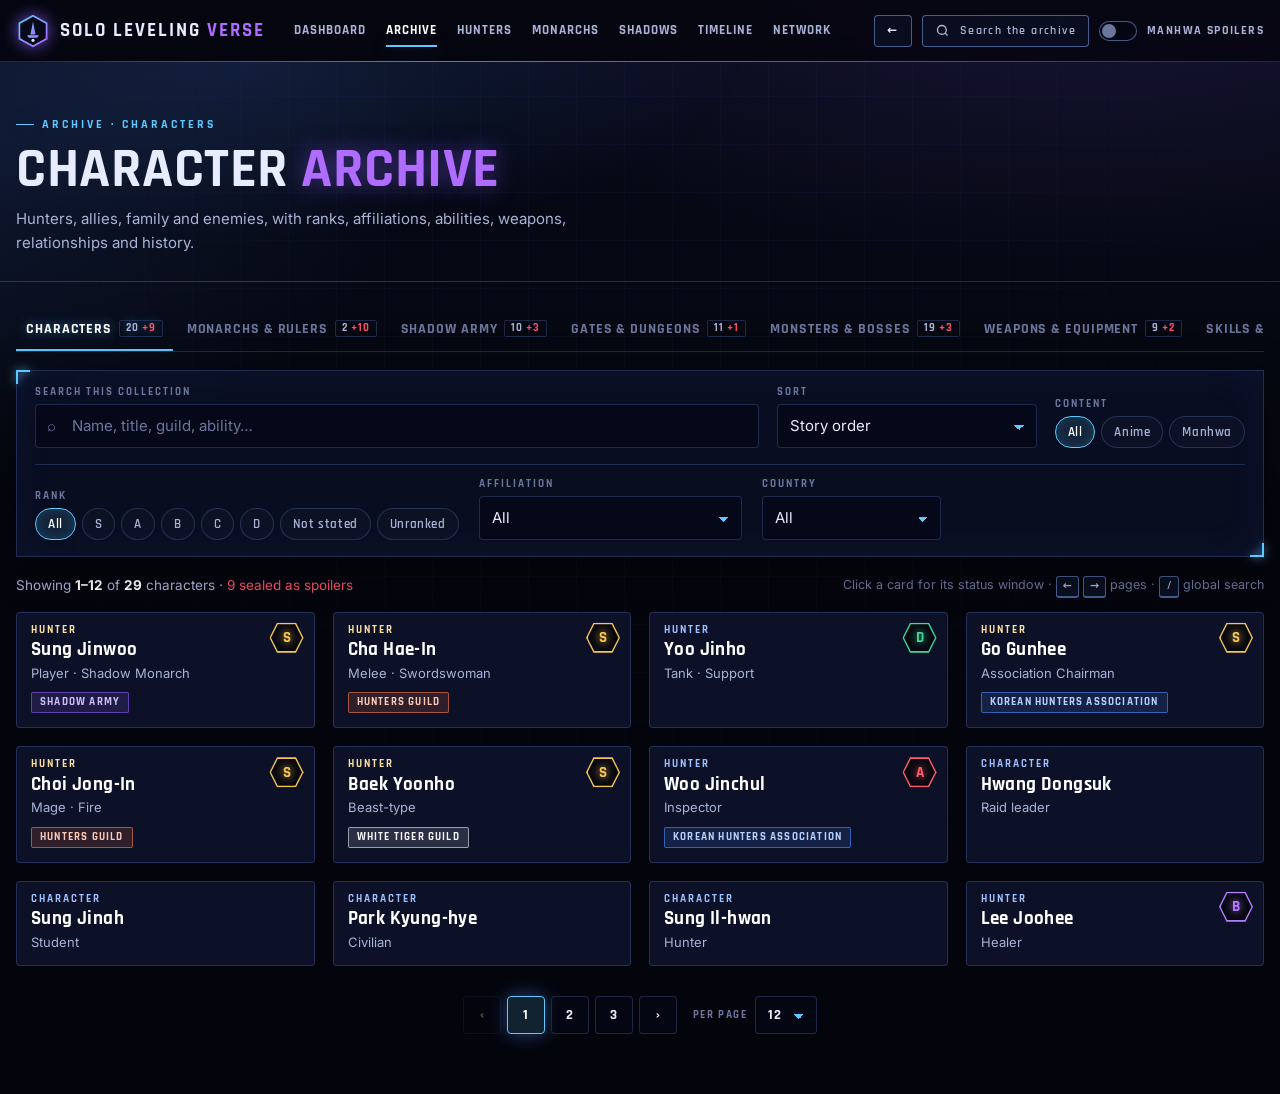
<file: html/archive.html>
<!DOCTYPE html>
<html lang="en">
<head>
  <meta charset="UTF-8" />
  <meta name="viewport" content="width=device-width, initial-scale=1.0" />
  <title>Archive | Solo Leveling Verse</title>
  <meta name="description" content="Search and filter every character, Monarch, shadow soldier, gate, monster, weapon and skill of Solo Leveling." />
  <meta name="theme-color" content="#04050c" />
  <link rel="icon" type="image/svg+xml" href="../assets/icons/favicon.svg" />
  <link rel="preconnect" href="https://fonts.googleapis.com" />
  <link rel="preconnect" href="https://fonts.gstatic.com" crossorigin />
  <link href="https://fonts.googleapis.com/css2?family=Rajdhani:wght@500;600;700&family=Inter:wght@400;500;600&display=swap" rel="stylesheet" />
  <link rel="stylesheet" href="../css/system.min.css" />
  <link rel="stylesheet" href="../css/archive.min.css" />
</head>
<body data-page="archive">
  <header id="nav"></header>

  <main>
    <section class="page-head">
      <div class="wrap">
        <p class="kicker" id="tab-kicker">Archive</p>
        <h1 class="section-title" id="tab-title">Character <em>Archive</em></h1>
        <p class="section-sub" id="tab-sub"></p>
      </div>
    </section>

    <section class="archive">
      <div class="wrap">
        <div class="tabs" role="tablist" aria-label="Collections" id="tabs"></div>

        <div class="sys filters" id="filters">
          <div class="f-search">
            <label class="label" for="q">Search this collection</label>
            <div class="field"><span class="ico" aria-hidden="true">⌕</span><input id="q" class="input" type="search" autocomplete="off" placeholder="Name, title, guild, ability…" /></div>
          </div>
          <div class="f-facets" id="facets"></div>
          <div class="f-sort">
            <label class="label" for="sort">Sort</label>
            <select id="sort" class="select"></select>
          </div>
          <div class="f-content">
            <span class="label">Content</span>
            <div class="chip-row" id="content-chips">
              <button type="button" class="chip active" data-content="all">All</button>
              <button type="button" class="chip" data-content="anime">Anime</button>
              <button type="button" class="chip" data-content="manhwa">Manhwa</button>
            </div>
          </div>
        </div>

        <div class="result-bar">
          <span id="count" aria-live="polite"></span>
          <span class="hint">Click a card for its status window · <kbd>←</kbd> <kbd>→</kbd> pages · <kbd>/</kbd> global search</span>
        </div>

        <div class="card-grid" id="grid" role="tabpanel">
          <div class="skeleton card-sk"></div><div class="skeleton card-sk"></div><div class="skeleton card-sk"></div><div class="skeleton card-sk"></div>
          <div class="skeleton card-sk"></div><div class="skeleton card-sk"></div><div class="skeleton card-sk"></div><div class="skeleton card-sk"></div>
        </div>
        <div id="empty" hidden></div>
        <nav class="pager" id="pager" aria-label="Pages"></nav>
      </div>
    </section>
  </main>

  <noscript><p style="padding:20px;text-align:center">The archive needs JavaScript.</p></noscript>

  <script src="../js/data/world.min.js"></script>
  <script src="../js/data/characters.min.js"></script>
  <script src="../js/data/monarchs.min.js"></script>
  <script src="../js/data/shadows.min.js"></script>
  <script src="../js/data/gates.min.js"></script>
  <script src="../js/data/items.min.js"></script>
  <script src="../js/data/skills.min.js"></script>
  <script src="../js/data/timeline.min.js"></script>
  <script src="../js/media-index.min.js"></script>
  <script src="../js/core.min.js"></script>
  <script src="../js/viewer.min.js"></script>
  <script src="../js/shell.min.js"></script>
  <script src="../js/archive.min.js"></script>
</body>
</html>
</file>
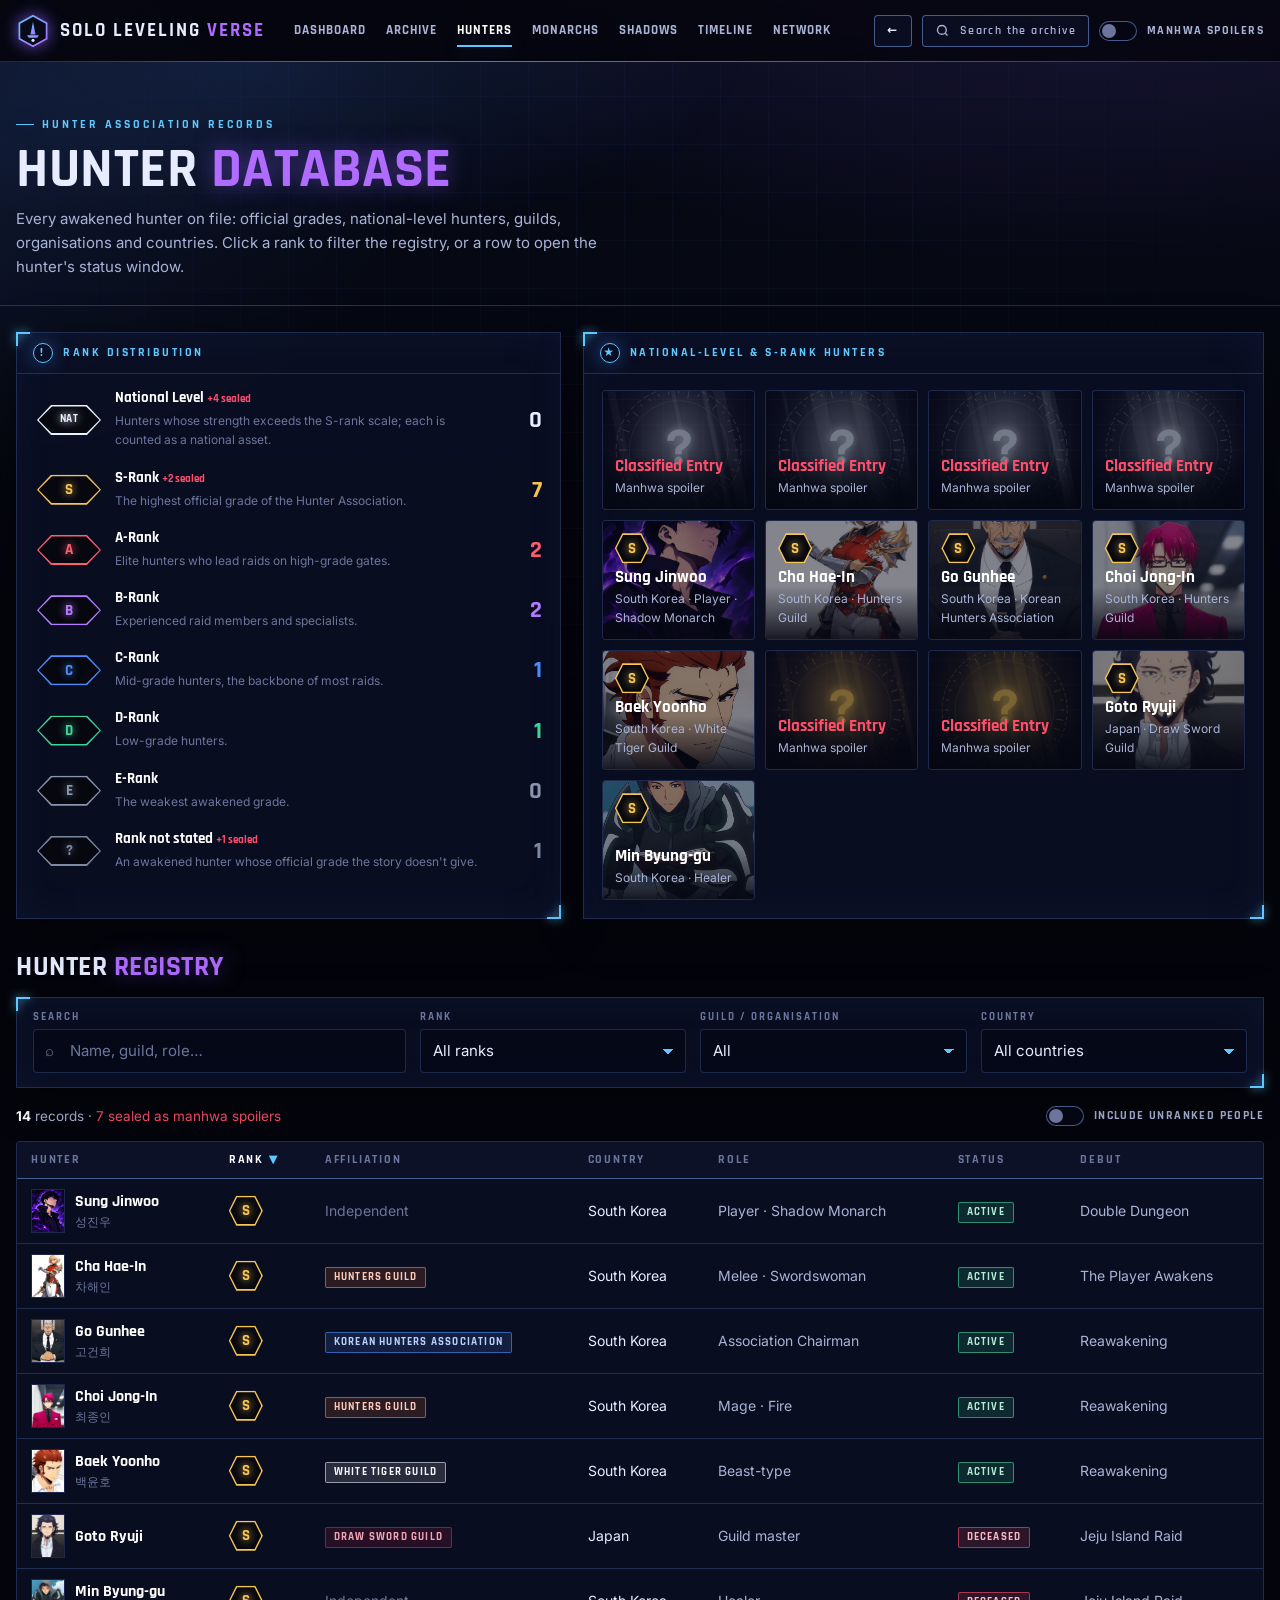
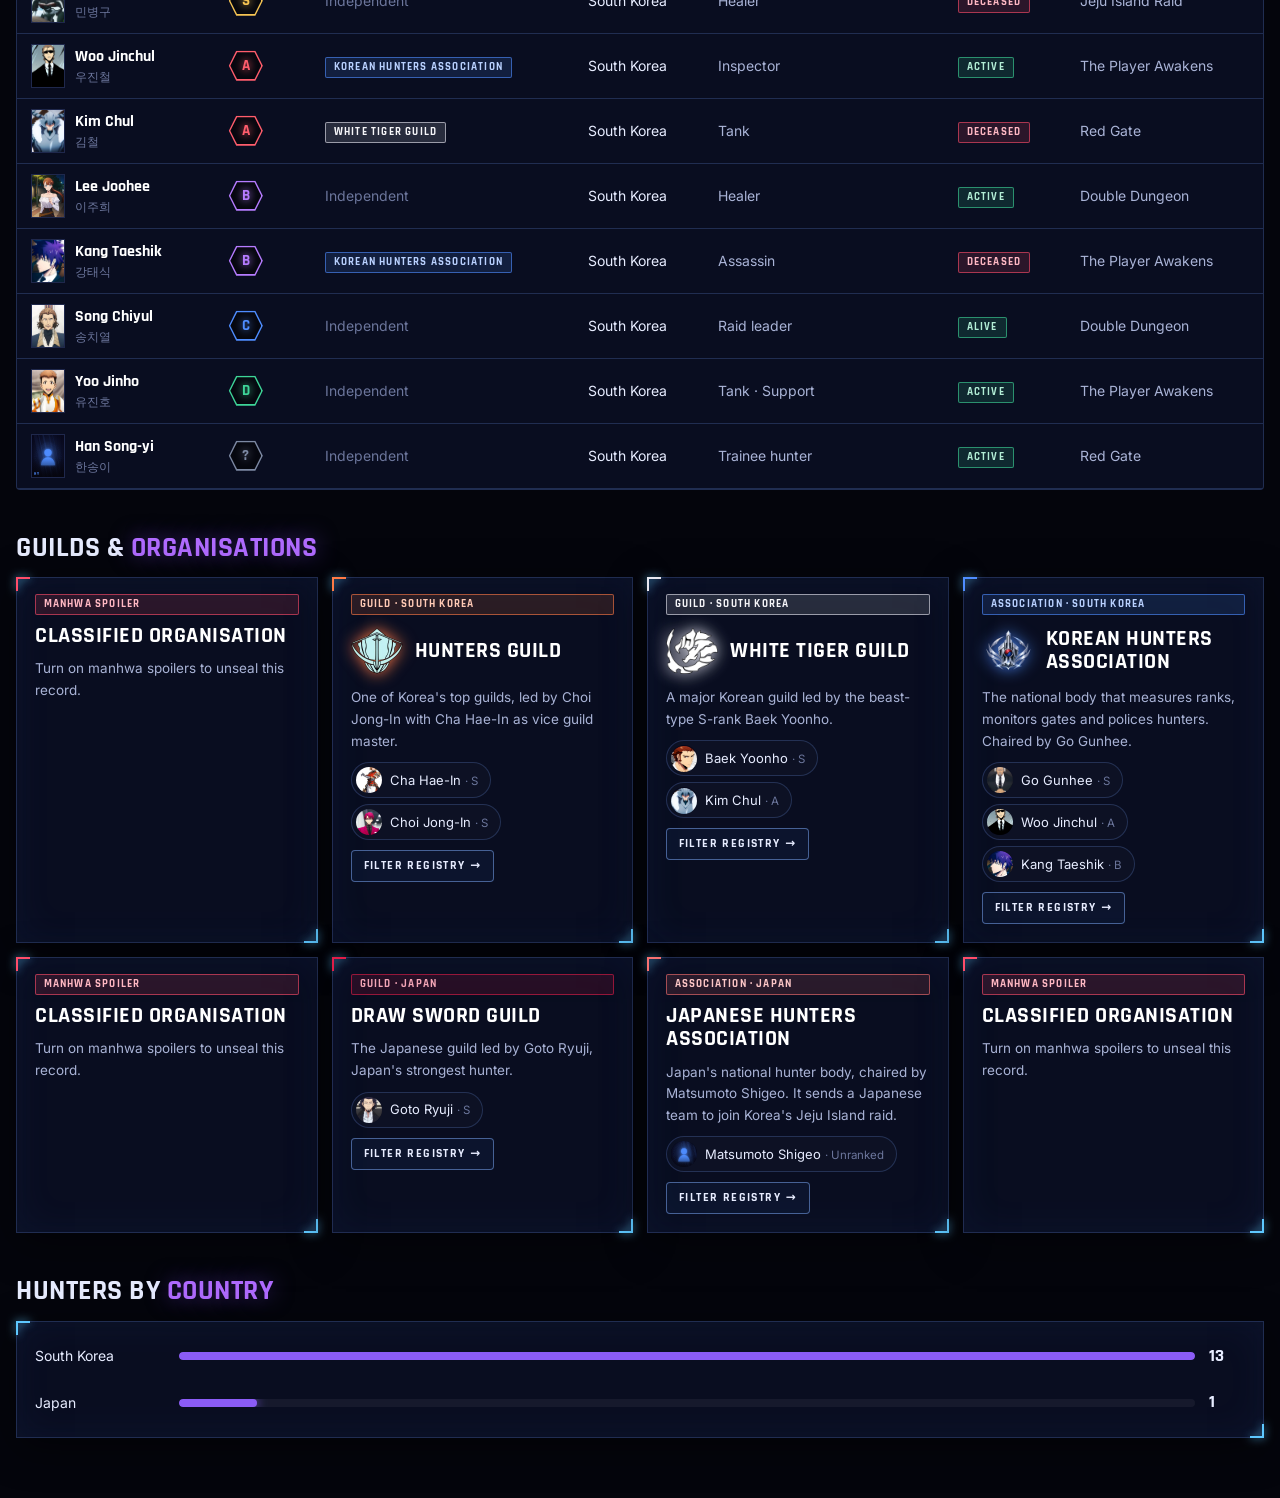
<file: html/hunters.html>
<!DOCTYPE html>
<html lang="en">
<head>
  <meta charset="UTF-8" />
  <meta name="viewport" content="width=device-width, initial-scale=1.0" />
  <title>Hunter Database | Solo Leveling Verse</title>
  <meta name="description" content="Hunter rankings, national-level and S-rank hunters, guild affiliations, countries and organisations of Solo Leveling." />
  <meta name="theme-color" content="#04050c" />
  <link rel="icon" type="image/svg+xml" href="../assets/icons/favicon.svg" />
  <link rel="preconnect" href="https://fonts.googleapis.com" />
  <link rel="preconnect" href="https://fonts.gstatic.com" crossorigin />
  <link href="https://fonts.googleapis.com/css2?family=Rajdhani:wght@500;600;700&family=Inter:wght@400;500;600&display=swap" rel="stylesheet" />
  <link rel="stylesheet" href="../css/system.min.css" />
  <link rel="stylesheet" href="../css/archive.min.css" />
</head>
<body data-page="hunters">
  <header id="nav"></header>

  <main>
    <section class="page-head">
      <div class="wrap">
        <p class="kicker">Hunter Association records</p>
        <h1 class="section-title">Hunter <em>Database</em></h1>
        <p class="section-sub">Every awakened hunter on file: official grades, national-level hunters, guilds, organisations and countries.
          Click a rank to filter the registry, or a row to open the hunter's status window.</p>
      </div>
    </section>

    <section class="archive">
      <div class="wrap">
        <div class="hd-top">
          <div class="sys">
            <div class="sys-head"><span class="bang">!</span>Rank distribution</div>
            <div class="tiers" id="tiers"></div>
          </div>
          <div class="sys">
            <div class="sys-head"><span class="bang">★</span>National-level &amp; S-rank hunters</div>
            <div class="national"><div class="national-grid" id="national"></div></div>
          </div>
        </div>

        <h2 class="section-title" style="font-size:28px;margin:34px 0 14px" id="registry">Hunter <em>Registry</em></h2>
        <div class="sys hd-tools">
          <div><label class="label" for="hq">Search</label>
            <div class="field"><span class="ico" aria-hidden="true">⌕</span><input id="hq" class="input" type="search" autocomplete="off" placeholder="Name, guild, role…" /></div></div>
          <div><label class="label" for="h-rank">Rank</label><select id="h-rank" class="select"></select></div>
          <div><label class="label" for="h-org">Guild / organisation</label><select id="h-org" class="select"></select></div>
          <div><label class="label" for="h-country">Country</label><select id="h-country" class="select"></select></div>
        </div>
        <div class="result-bar">
          <span id="h-count" aria-live="polite"></span>
          <label class="switch blue"><input type="checkbox" id="h-civ"><span class="track"></span>Include unranked people</label>
        </div>
        <div class="table-wrap">
          <table class="htable">
            <thead><tr id="h-head"></tr></thead>
            <tbody id="h-body"></tbody>
          </table>
        </div>
        <div id="h-empty" hidden></div>

        <h2 class="section-title" style="font-size:28px;margin:44px 0 14px">Guilds &amp; <em>Organisations</em></h2>
        <div class="guilds" id="guilds"></div>

        <h2 class="section-title" style="font-size:28px;margin:44px 0 14px">Hunters by <em>Country</em></h2>
        <div class="sys countries" id="countries"></div>
      </div>
    </section>
  </main>

  <noscript><p style="padding:20px;text-align:center">The hunter database needs JavaScript.</p></noscript>

  <script src="../js/data/world.min.js"></script>
  <script src="../js/data/characters.min.js"></script>
  <script src="../js/data/monarchs.min.js"></script>
  <script src="../js/data/shadows.min.js"></script>
  <script src="../js/data/gates.min.js"></script>
  <script src="../js/data/items.min.js"></script>
  <script src="../js/data/skills.min.js"></script>
  <script src="../js/data/timeline.min.js"></script>
  <script src="../js/media-index.min.js"></script>
  <script src="../js/core.min.js"></script>
  <script src="../js/viewer.min.js"></script>
  <script src="../js/shell.min.js"></script>
  <script src="../js/hunters.min.js"></script>
</body>
</html>
</file>
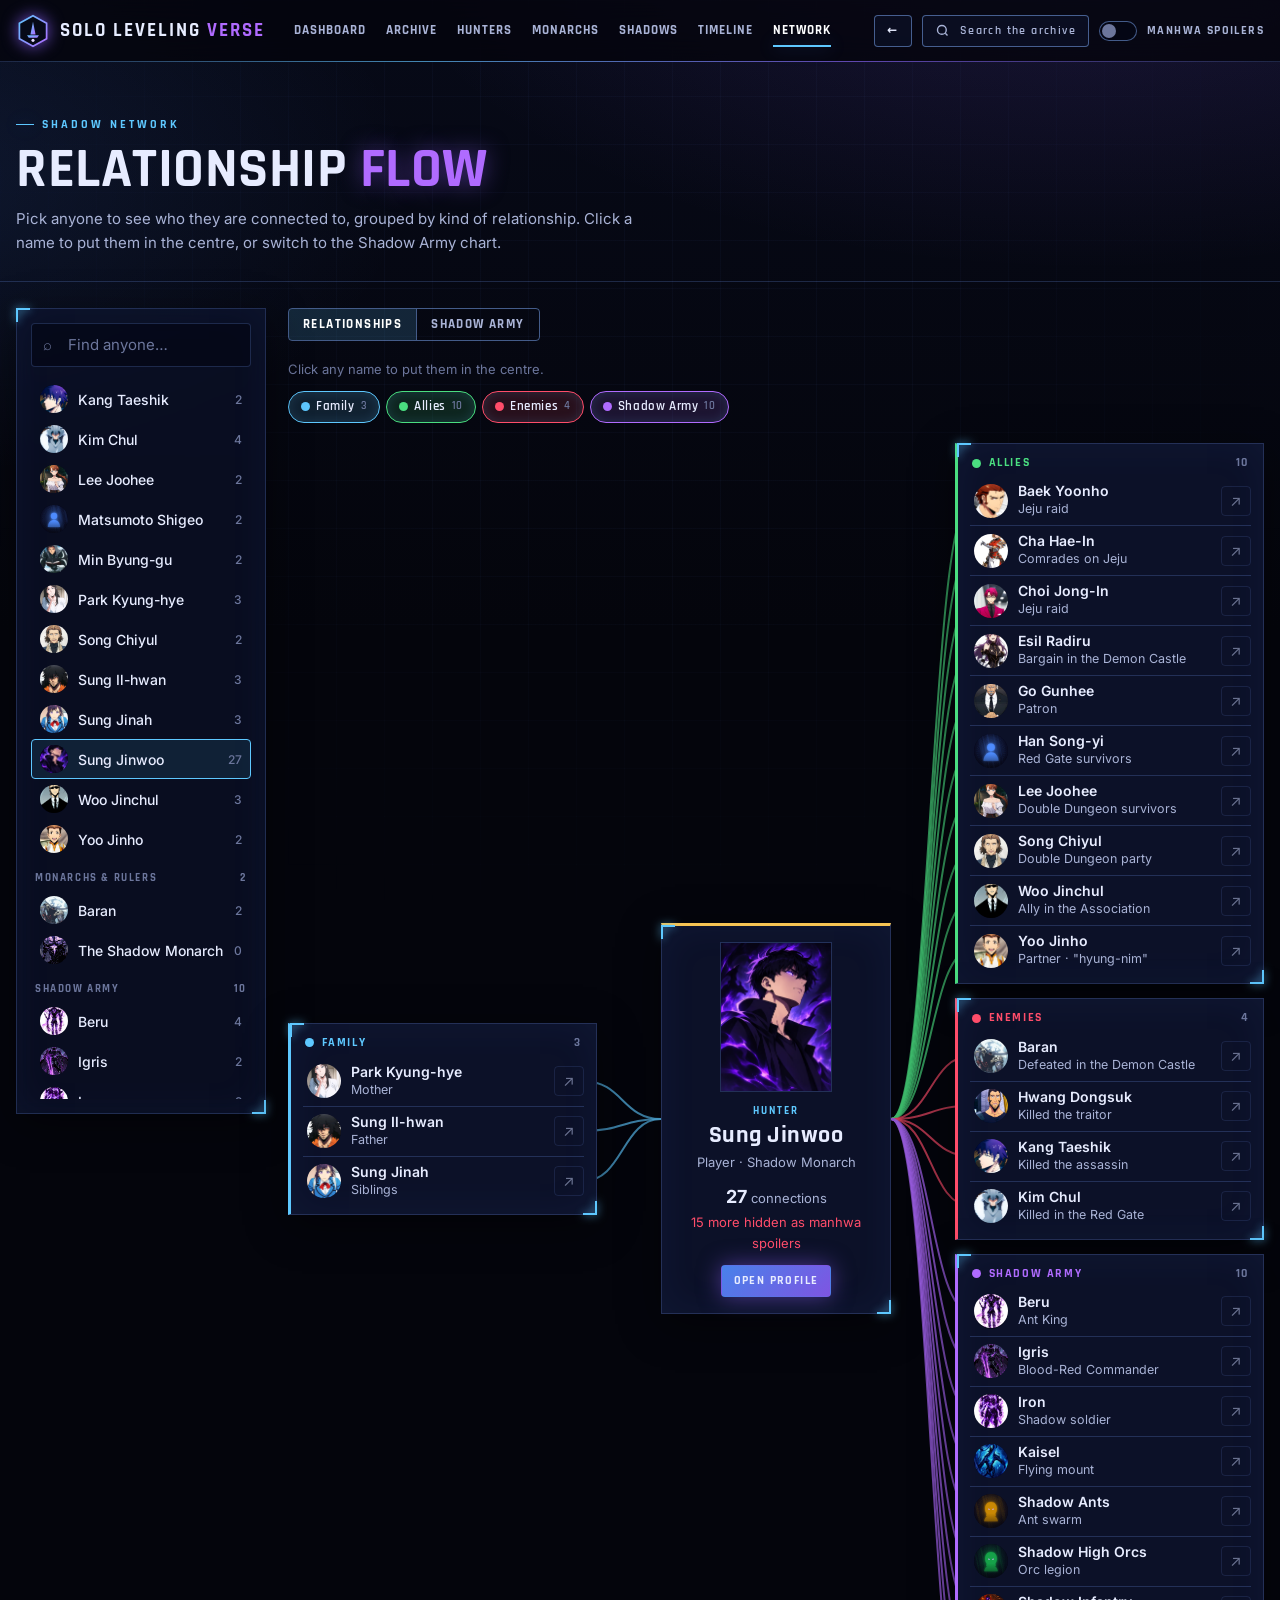
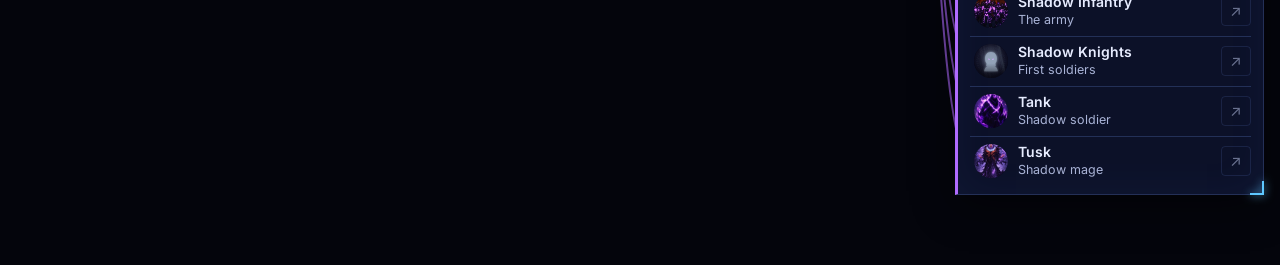
<file: html/network.html>
<!DOCTYPE html>
<html lang="en">
<head>
  <meta charset="UTF-8" />
  <meta name="viewport" content="width=device-width, initial-scale=1.0" />
  <title>Shadow Network | Solo Leveling Verse</title>
  <meta name="description" content="Interactive relationship map of Solo Leveling: family, allies, enemies, guilds, Monarchs, Rulers and the Shadow Army hierarchy." />
  <meta name="theme-color" content="#04050c" />
  <link rel="icon" type="image/svg+xml" href="../assets/icons/favicon.svg" />
  <link rel="preconnect" href="https://fonts.googleapis.com" />
  <link rel="preconnect" href="https://fonts.gstatic.com" crossorigin />
  <link href="https://fonts.googleapis.com/css2?family=Rajdhani:wght@500;600;700&family=Inter:wght@400;500;600&display=swap" rel="stylesheet" />
  <link rel="stylesheet" href="../css/system.min.css" />
  <link rel="stylesheet" href="../css/network.min.css" />
</head>
<body data-page="network">
  <header id="nav"></header>

  <main>
    <section class="page-head">
      <div class="wrap">
        <p class="kicker">Shadow Network</p>
        <h1 class="section-title">Relationship <em>flow</em></h1>
        <p class="section-sub">Pick anyone to see who they are connected to, grouped by kind of relationship. Click a name to put them in the centre, or switch to the Shadow Army chart.</p>
      </div>
    </section>

    <section class="net-section">
      <div class="wrap rel-layout">
        <aside class="rel-side sys" aria-label="Choose who to centre">
          <div class="field"><span class="ico" aria-hidden="true">⌕</span><input id="rel-q" class="input" type="search" autocomplete="off" placeholder="Find anyone…" aria-label="Find anyone" /></div>
          <div class="rel-list" id="rel-list"><p class="flow-none">Loading…</p></div>
        </aside>

        <div class="rel-main" id="rel-main">
          <div class="seg" role="radiogroup" aria-label="View" id="views">
            <button type="button" role="radio" aria-checked="true" data-view="flow">Relationships</button>
            <button type="button" role="radio" aria-checked="false" data-view="army">Shadow Army</button>
          </div>

          <p class="sr-only" id="net-status" role="status" aria-live="polite"></p>
          <div id="flow-wrap">
            <nav class="flow-trail" id="flow-trail" aria-label="Recently viewed"></nav>
            <div class="chip-row flow-groups" id="flow-groups" aria-label="Relationship kinds"></div>
            <div class="flow" id="flow">
              <svg class="flow-lines" id="flow-lines" aria-hidden="true"></svg>
              <div class="flow-col" id="flow-left"></div>
              <div class="flow-centre" id="flow-centre"></div>
              <div class="flow-col" id="flow-right"></div>
            </div>
          </div>

          <div class="army" id="army" hidden>
            <svg class="flow-lines" id="army-lines" aria-hidden="true"></svg>
            <div id="army-body"></div>
          </div>
        </div>
      </div>
    </section>
  </main>

  <noscript><p style="padding:20px;text-align:center">The Shadow Network needs JavaScript.</p></noscript>

  <script src="../js/data/world.min.js"></script>
  <script src="../js/data/characters.min.js"></script>
  <script src="../js/data/monarchs.min.js"></script>
  <script src="../js/data/shadows.min.js"></script>
  <script src="../js/data/gates.min.js"></script>
  <script src="../js/data/items.min.js"></script>
  <script src="../js/data/skills.min.js"></script>
  <script src="../js/data/timeline.min.js"></script>
  <script src="../js/media-index.min.js"></script>
  <script src="../js/core.min.js"></script>
  <script src="../js/viewer.min.js"></script>
  <script src="../js/shell.min.js"></script>
  <script src="../js/network.min.js"></script>
</body>
</html>
</file>
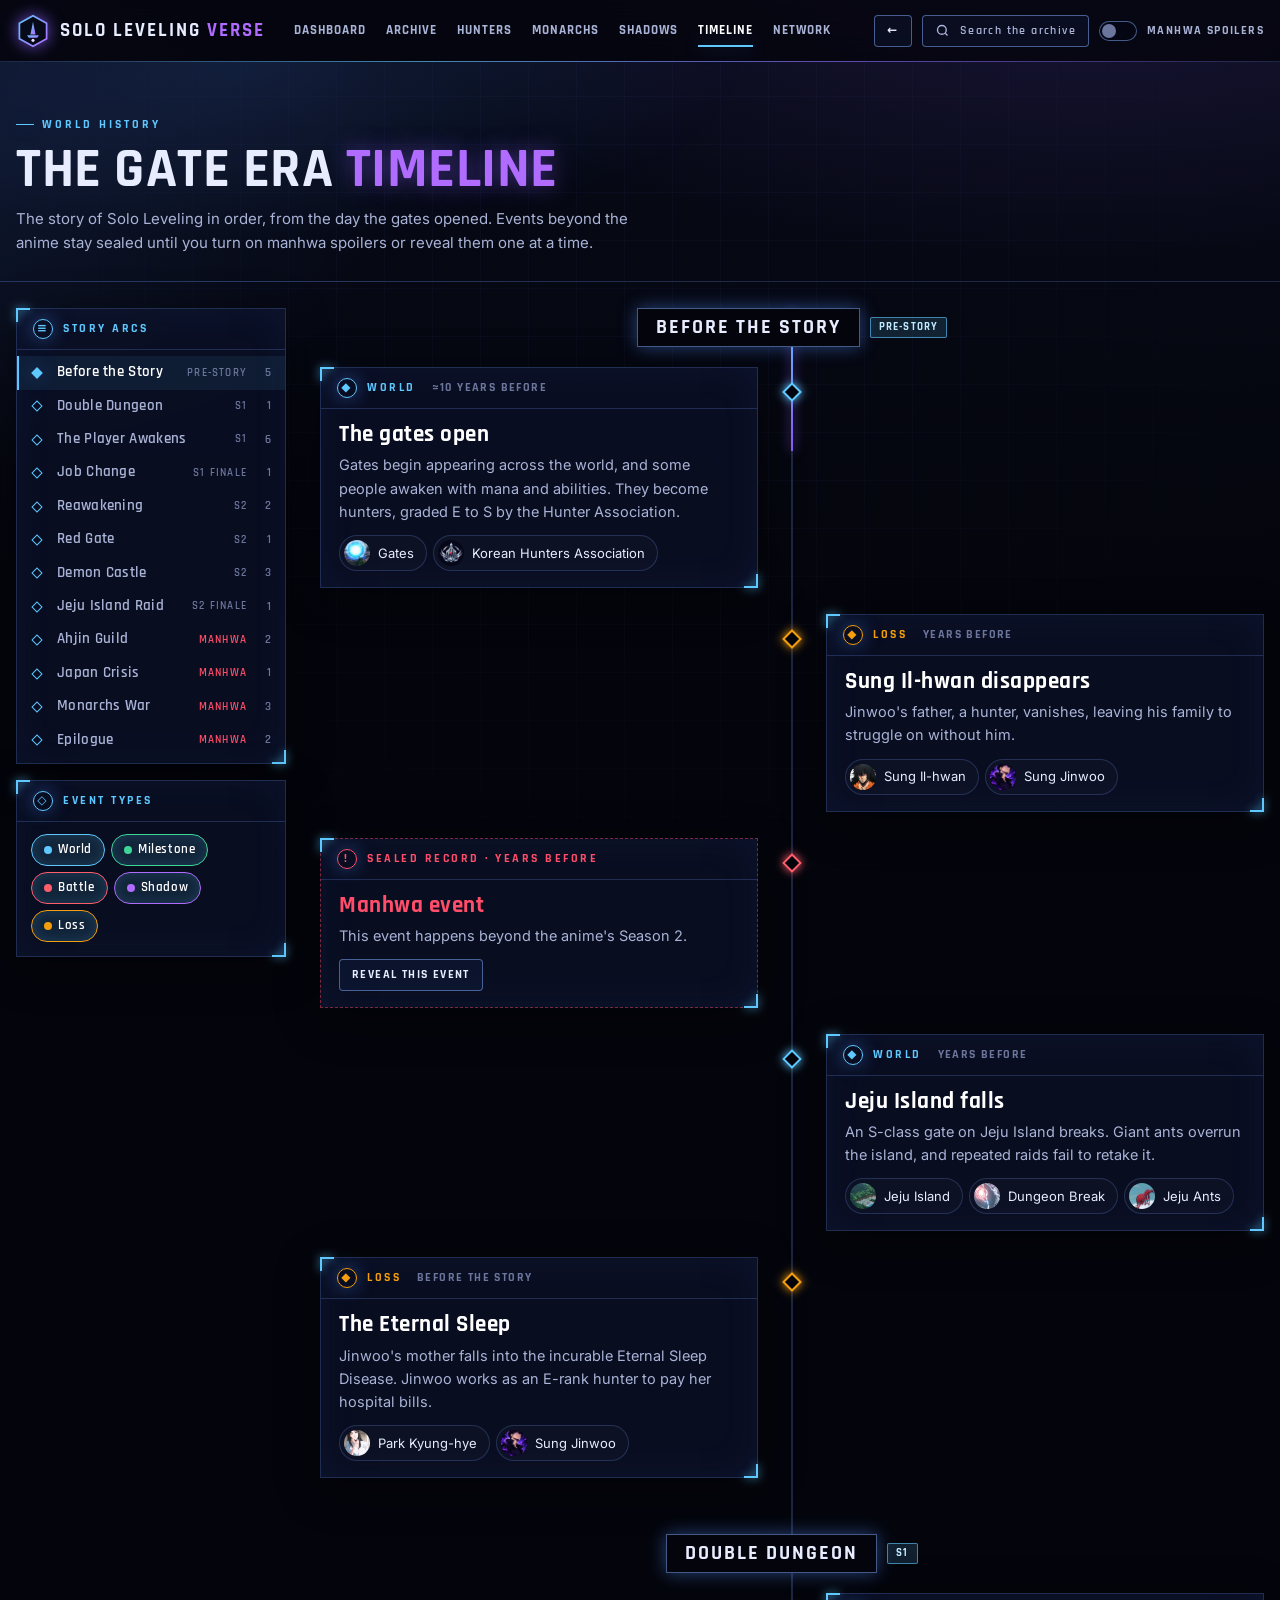
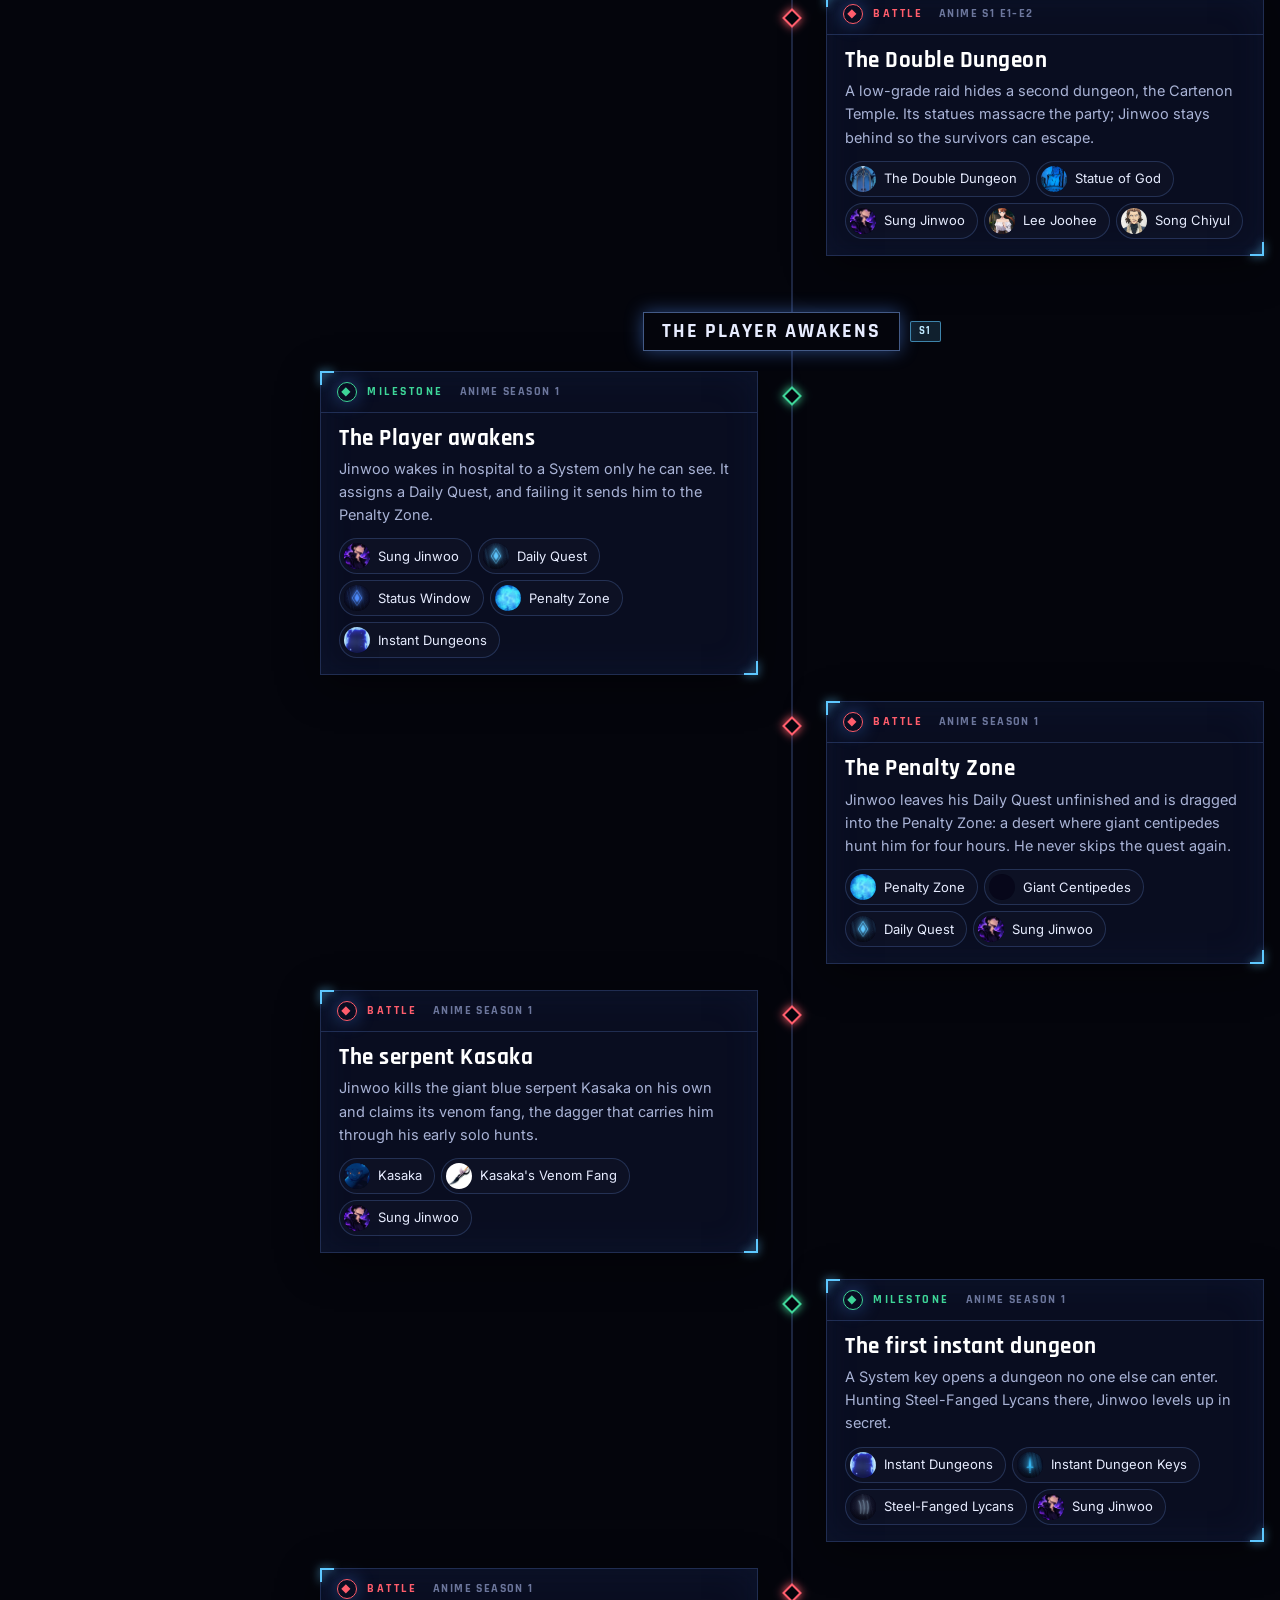
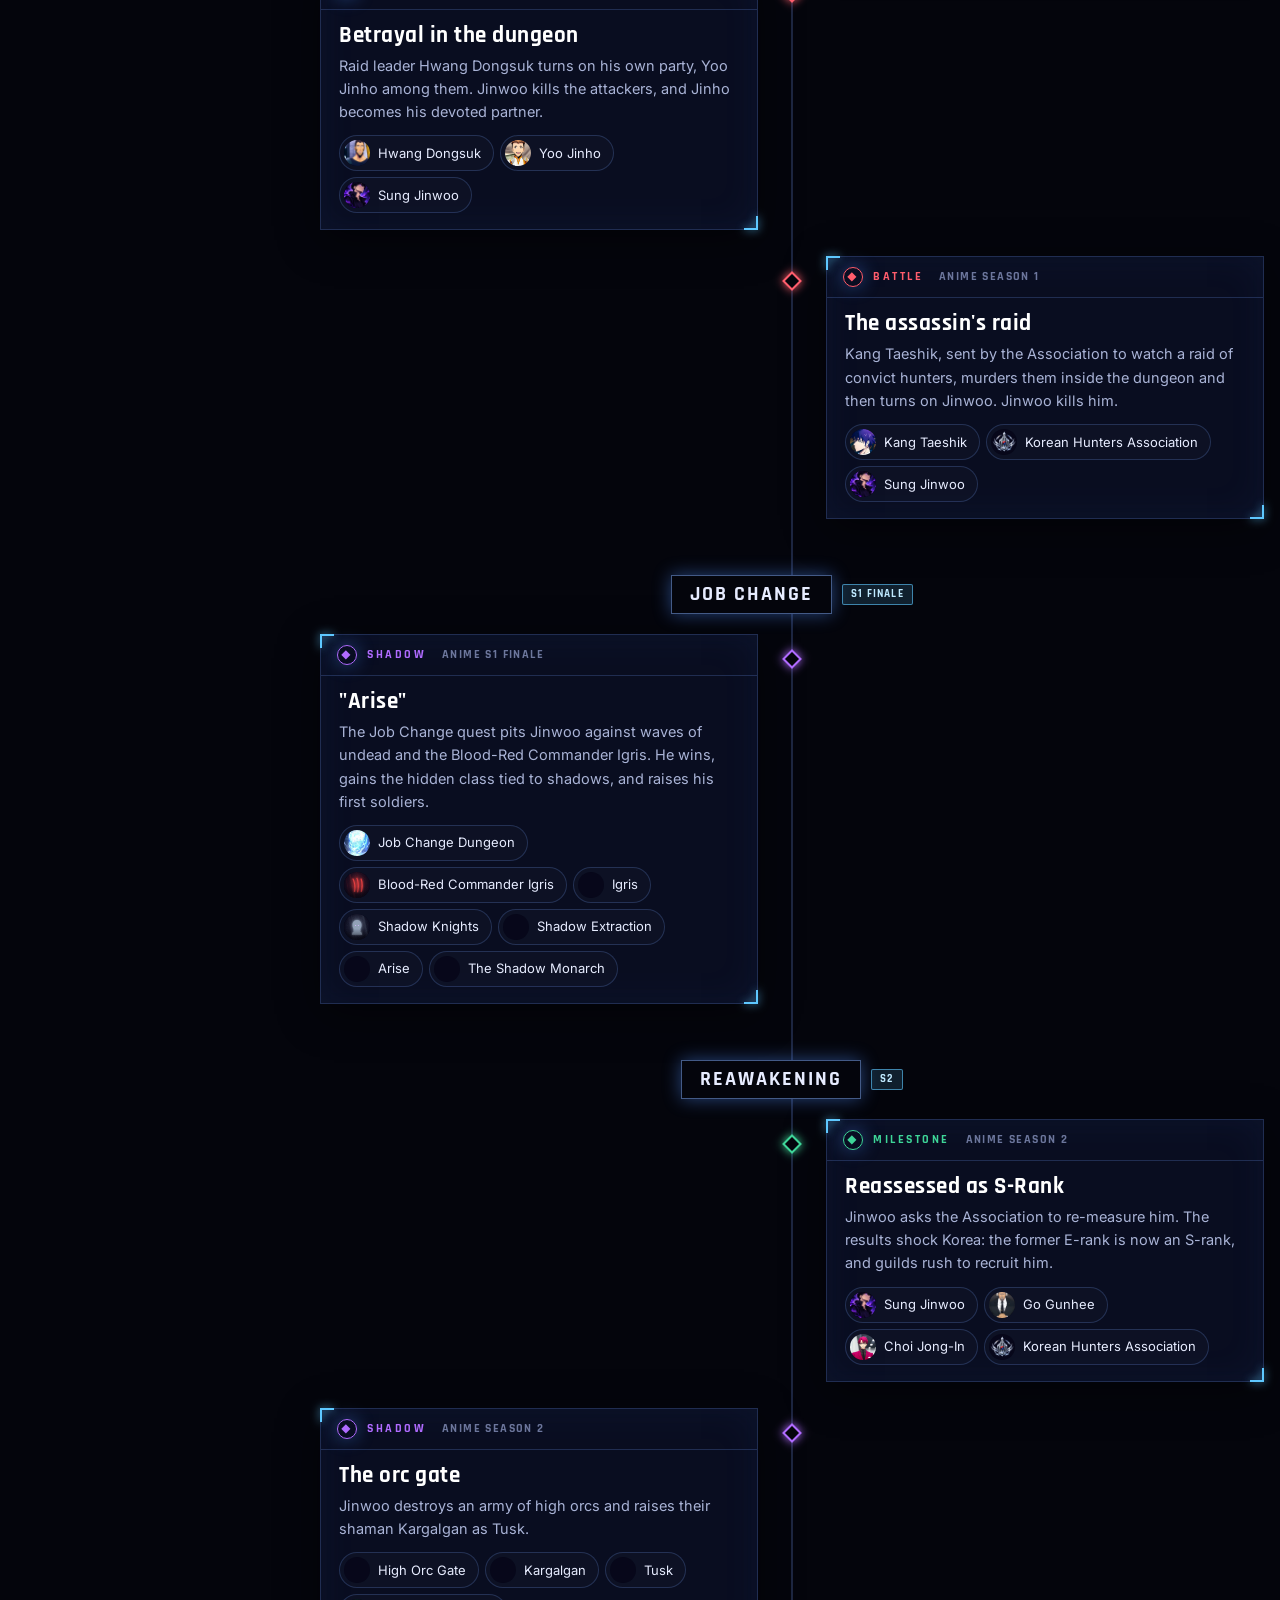
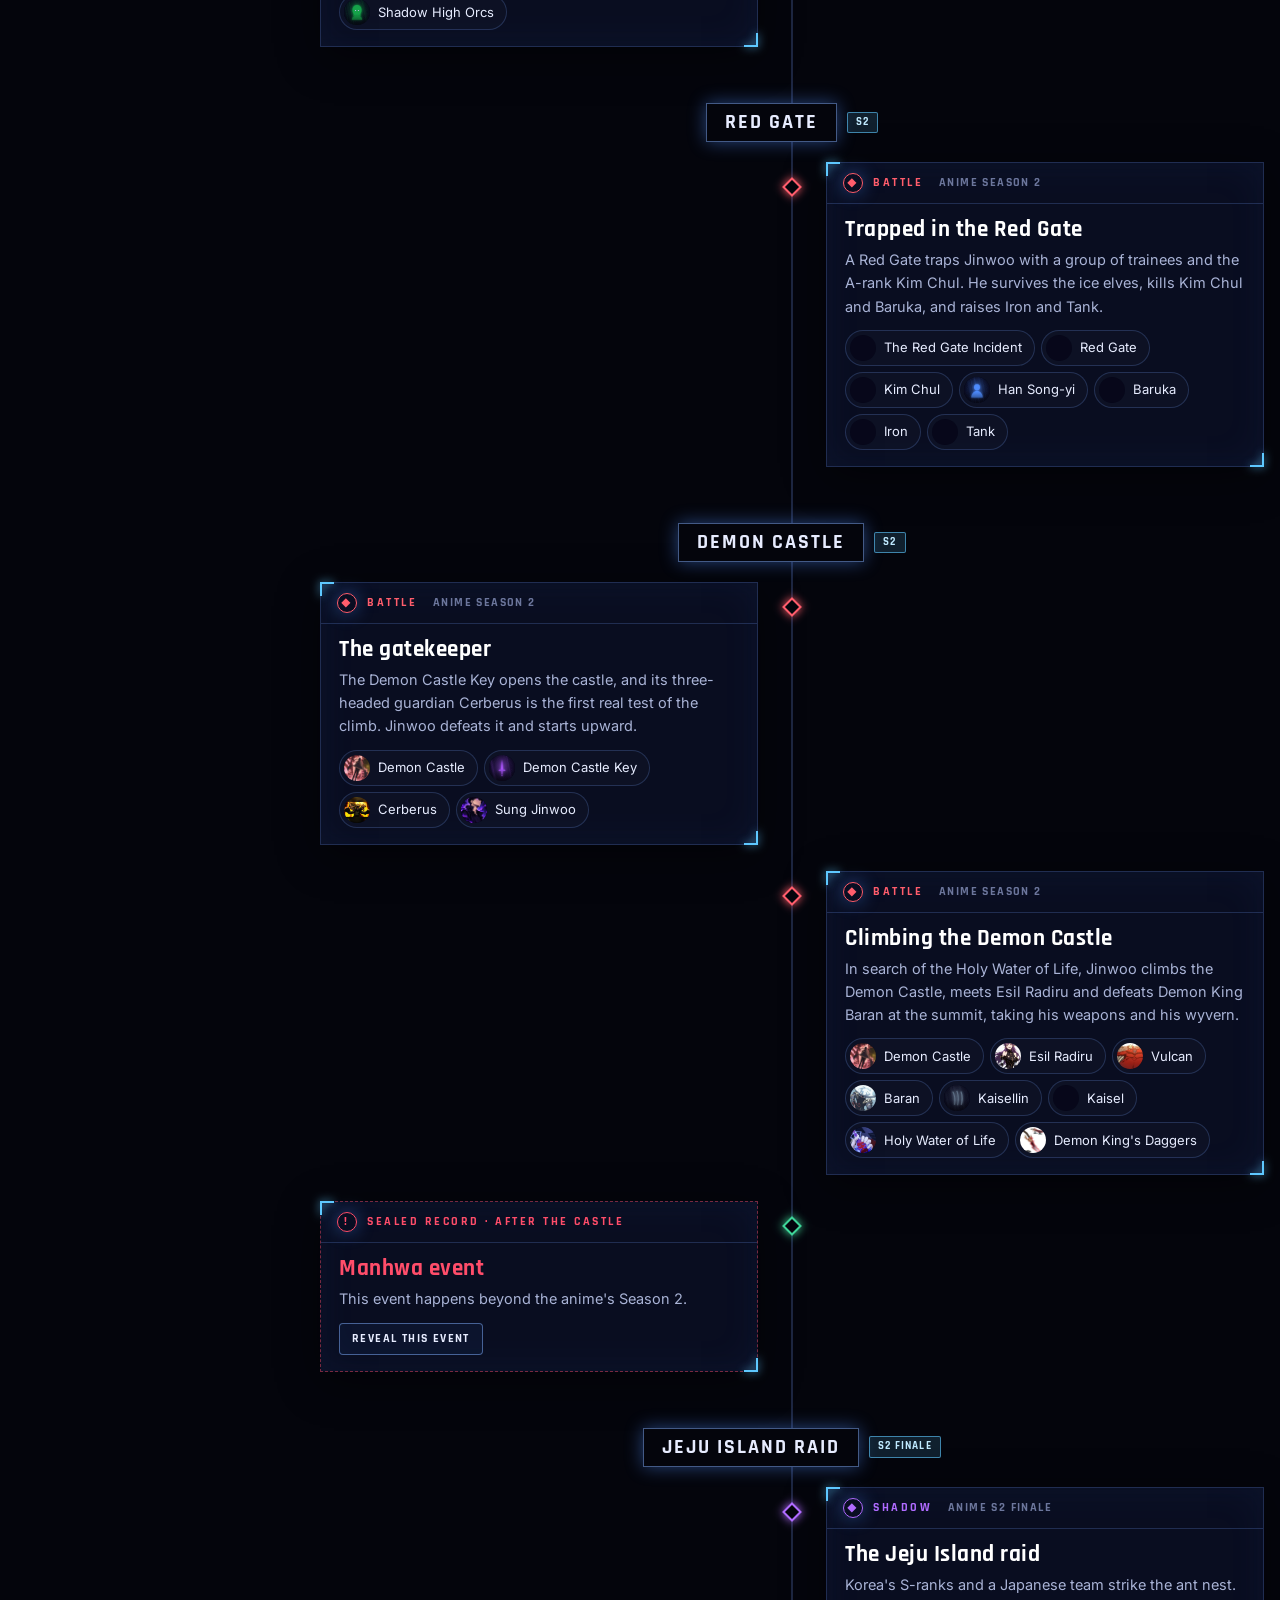
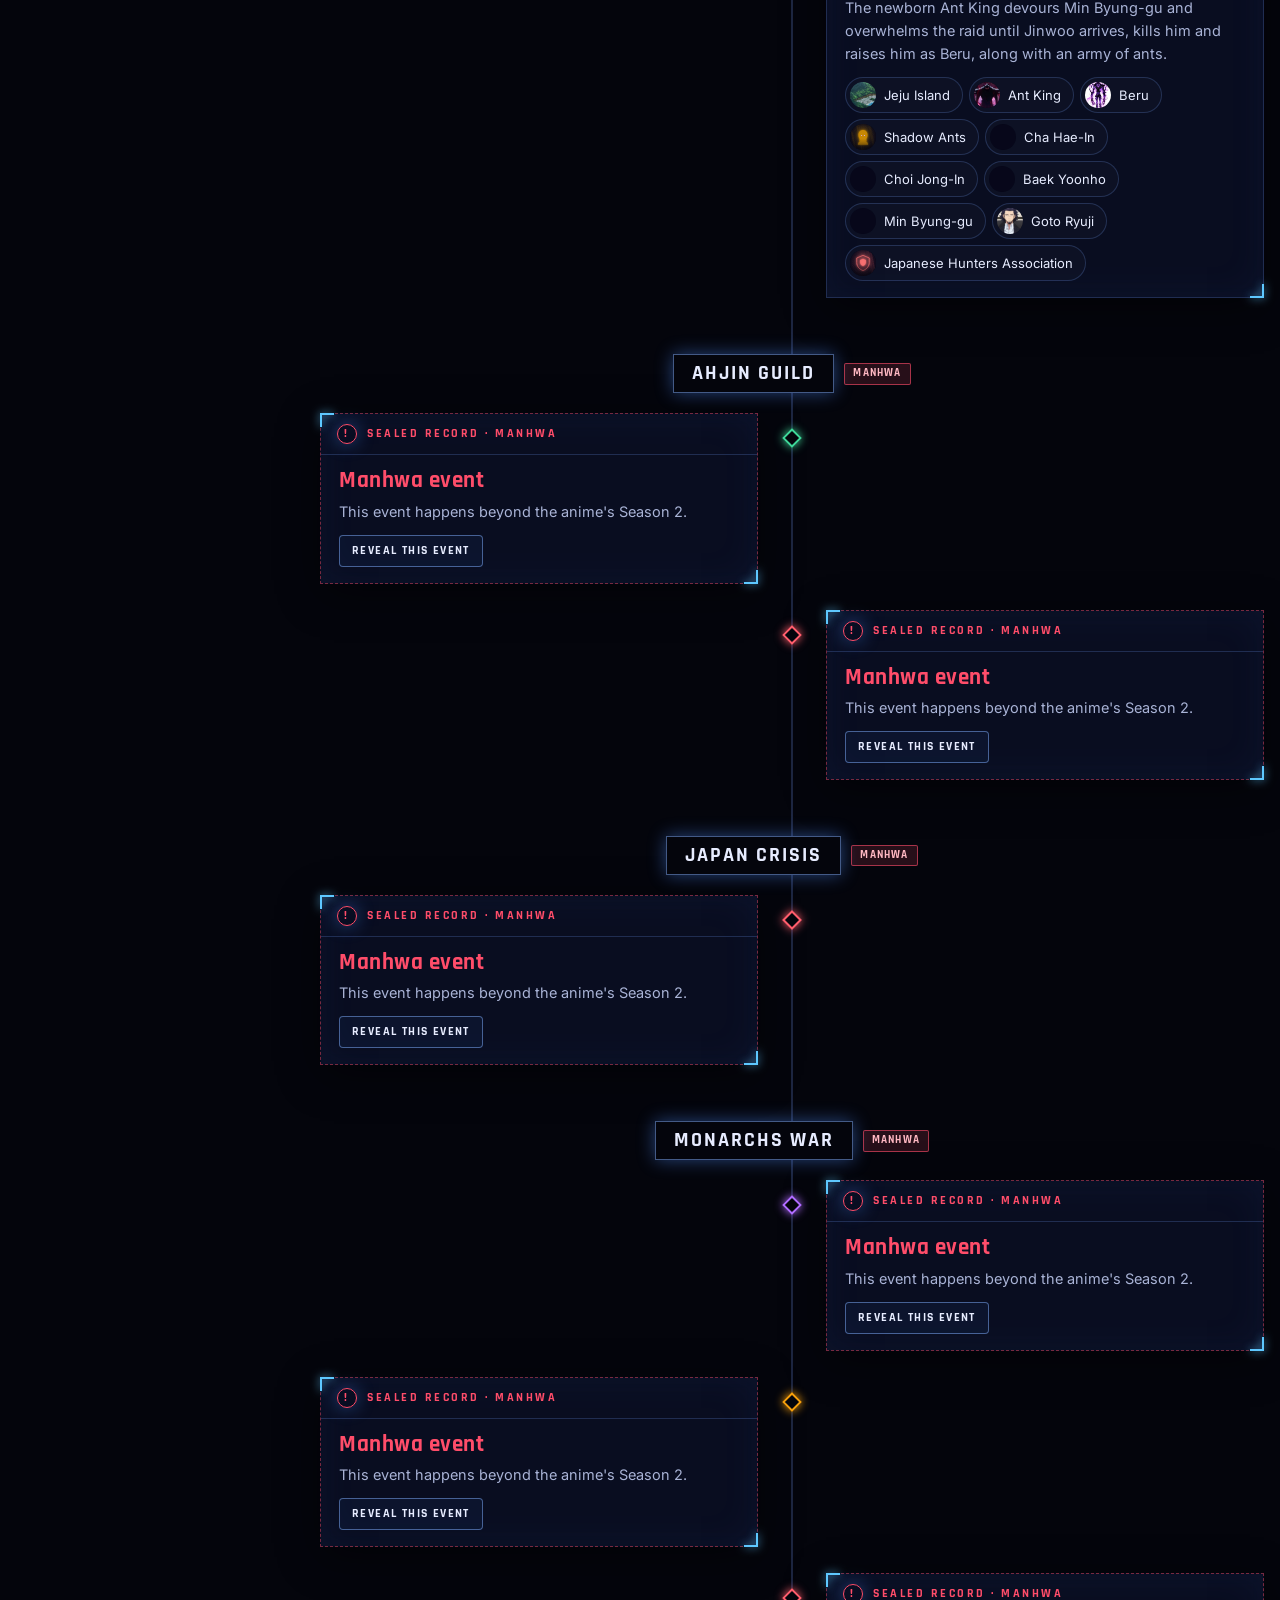
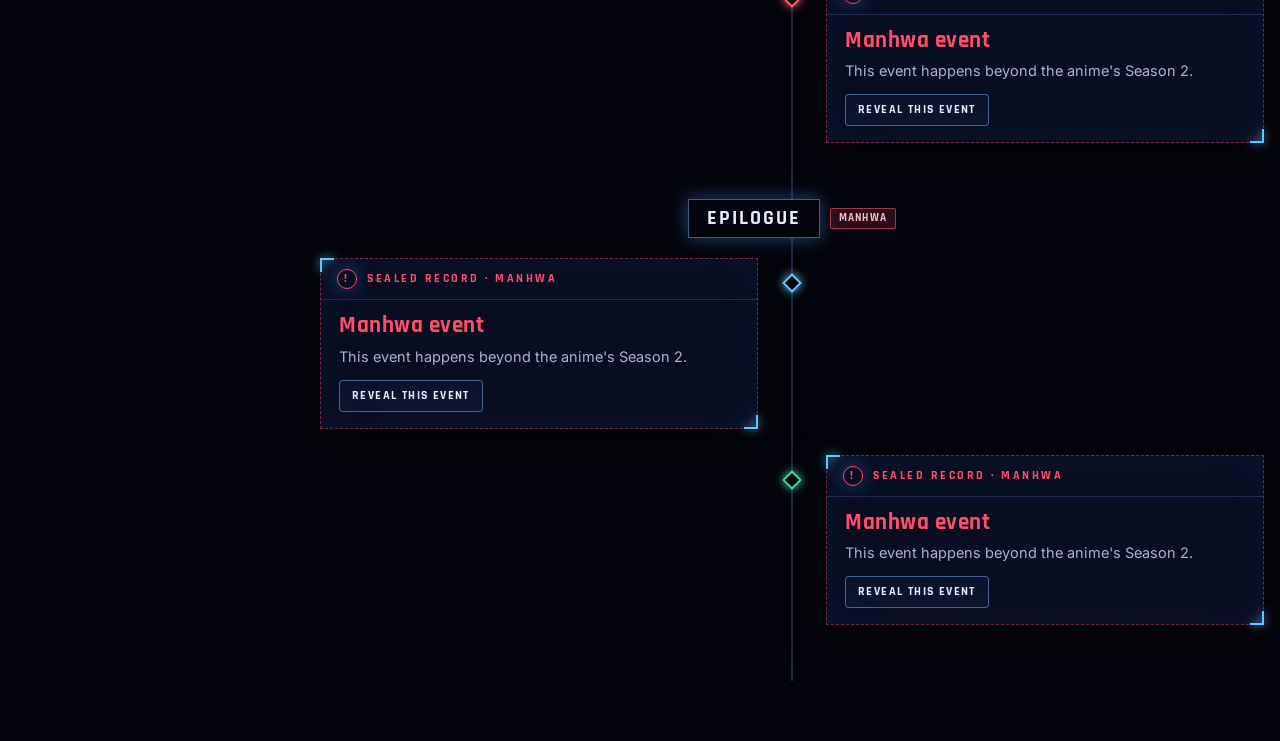
<file: html/timeline.html>
<!DOCTYPE html>
<html lang="en">
<head>
  <meta charset="UTF-8" />
  <meta name="viewport" content="width=device-width, initial-scale=1.0" />
  <title>Timeline | Solo Leveling Verse</title>
  <meta name="description" content="An interactive chronological timeline of the Solo Leveling universe, from the first gates to the Monarchs War." />
  <meta name="theme-color" content="#04050c" />
  <link rel="icon" type="image/svg+xml" href="../assets/icons/favicon.svg" />
  <link rel="preconnect" href="https://fonts.googleapis.com" />
  <link rel="preconnect" href="https://fonts.gstatic.com" crossorigin />
  <link href="https://fonts.googleapis.com/css2?family=Rajdhani:wght@500;600;700&family=Inter:wght@400;500;600&display=swap" rel="stylesheet" />
  <link rel="stylesheet" href="../css/system.min.css" />
  <link rel="stylesheet" href="../css/archive.min.css" />
  <link rel="stylesheet" href="../css/timeline.min.css" />
</head>
<body data-page="timeline">
  <header id="nav"></header>

  <main>
    <section class="page-head">
      <div class="wrap">
        <p class="kicker">World history</p>
        <h1 class="section-title">The Gate Era <em>Timeline</em></h1>
        <p class="section-sub">The story of Solo Leveling in order, from the day the gates opened. Events beyond the anime stay sealed
          until you turn on manhwa spoilers or reveal them one at a time.</p>
      </div>
    </section>

    <section class="archive">
      <div class="wrap tl-layout">
        <aside class="tl-rail" aria-label="Story arcs">
          <div class="sys">
            <div class="sys-head"><span class="bang">≡</span>Story arcs</div>
            <ol class="arc-list" id="arcs"></ol>
          </div>
          <div class="sys tl-filter">
            <div class="sys-head"><span class="bang">◇</span>Event types</div>
            <div class="chip-row" id="kinds" style="padding:12px 14px 14px"></div>
          </div>
        </aside>

        <div class="tl-main">
          <div class="tl-progress" aria-hidden="true"><span id="tl-fill"></span></div>
          <div id="timeline" class="timeline"></div>
          <div id="tl-empty" hidden></div>
        </div>
      </div>
    </section>
  </main>

  <noscript><p style="padding:20px;text-align:center">The timeline needs JavaScript.</p></noscript>

  <script src="../js/data/world.min.js"></script>
  <script src="../js/data/characters.min.js"></script>
  <script src="../js/data/monarchs.min.js"></script>
  <script src="../js/data/shadows.min.js"></script>
  <script src="../js/data/gates.min.js"></script>
  <script src="../js/data/items.min.js"></script>
  <script src="../js/data/skills.min.js"></script>
  <script src="../js/data/timeline.min.js"></script>
  <script src="../js/media-index.min.js"></script>
  <script src="../js/core.min.js"></script>
  <script src="../js/viewer.min.js"></script>
  <script src="../js/shell.min.js"></script>
  <script src="../js/timeline.min.js"></script>
</body>
</html>
</file>
<file: css/system.css>
/* ==========================================================================
   SOLO LEVELING VERSE: System design language
   --------------------------------------------------------------------------
   Shared by every page: tokens, base, the "System window" panel, buttons,
   chips, entity cards, nav, command palette, viewer, lightbox, toasts and
   loading / empty / error states. Page layouts live in their own files.
   ========================================================================== */

:root {
  --void: #04050c;
  --night: #070a18;
  --abyss: #0b1026;
  --panel: rgba(12, 17, 40, 0.74);
  --panel-solid: #0c1128;
  --line: rgba(120, 160, 255, 0.22);
  --line-strong: rgba(130, 175, 255, 0.5);
  --text: #e7ecff;
  --text-soft: #a9b3d6;
  --text-faint: #6c769c;
  --blue: #4f8dff;
  --cyan: #5ec8ff;
  --violet: #8b5cf6;
  --purple: #b06bff;
  --danger: #ff4d6a;
  --gold: #f6c453;
  --glow-blue: 0 0 18px rgba(79, 141, 255, 0.45);
  --glow-violet: 0 0 22px rgba(139, 92, 246, 0.5);
  --radius: 4px;
  --display: "Rajdhani", "Segoe UI", system-ui, sans-serif;
  --body: "Inter", "Segoe UI", system-ui, -apple-system, sans-serif;
  --nav-h: 62px;
  --wrap: min(1280px, 100% - 32px);
  color-scheme: dark;
}

*,
*::before,
*::after {
  box-sizing: border-box;
}
html {
  scroll-behavior: smooth;
  scroll-padding-top: calc(var(--nav-h) + 16px);
  -webkit-text-size-adjust: 100%;
}
body {
  margin: 0;
  min-height: 100vh;
  background: var(--void);
  color: var(--text);
  font: 400 15px/1.6 var(--body);
  overflow-x: hidden;
  background-image:
    radial-gradient(
      1200px 600px at 85% -10%,
      rgba(139, 92, 246, 0.16),
      transparent 60%
    ),
    radial-gradient(
      900px 500px at -10% 20%,
      rgba(79, 141, 255, 0.12),
      transparent 60%
    ),
    linear-gradient(180deg, var(--night), var(--void) 70%);
  background-attachment: fixed;
}
body::before {
  /* faint scanline grid */
  content: "";
  position: fixed;
  inset: 0;
  pointer-events: none;
  z-index: 0;
  background-image:
    linear-gradient(rgba(120, 160, 255, 0.035) 1px, transparent 1px),
    linear-gradient(90deg, rgba(120, 160, 255, 0.035) 1px, transparent 1px);
  background-size: 48px 48px;
  mask-image: radial-gradient(ellipse at 50% 30%, #000 30%, transparent 80%);
}
main,
footer,
header {
  position: relative;
  z-index: 1;
}
a {
  color: var(--cyan);
  text-decoration: none;
}
a:hover {
  color: #fff;
}
img {
  max-width: 100%;
  display: block;
}
[hidden] {
  display: none !important;
}
button {
  font: inherit;
  color: inherit;
  cursor: pointer;
}
input,
select {
  font: inherit;
  color: inherit;
}
::selection {
  background: rgba(139, 92, 246, 0.45);
}
:focus-visible {
  outline: 2px solid var(--cyan);
  outline-offset: 2px;
}
.wrap {
  width: var(--wrap);
  margin-inline: auto;
}
.sr-only {
  position: absolute !important;
  width: 1px;
  height: 1px;
  margin: -1px;
  padding: 0;
  border: 0;
  overflow: hidden;
  clip: rect(0 0 0 0);
  white-space: nowrap;
}
.skip-link {
  position: fixed;
  top: 8px;
  left: 8px;
  z-index: 1000;
  padding: 10px 16px;
  background: #070a18;
  color: #fff;
  border: 1px solid var(--cyan);
  font: 600 14px/1 var(--display, sans-serif);
  letter-spacing: 1px;
  transform: translateY(-160%);
  transition: transform 0.15s;
}
.skip-link:focus {
  transform: none;
}
main:focus {
  outline: none;
}
kbd {
  display: inline-block;
  min-width: 20px;
  padding: 1px 6px;
  border: 1px solid var(--line-strong);
  border-bottom-width: 2px;
  border-radius: 3px;
  font: 600 11px/1.5 var(--display);
  color: var(--text-soft);
  text-align: center;
  background: rgba(79, 141, 255, 0.08);
}

/* ------------------------------------------------------------- type scale */
.kicker {
  display: inline-flex;
  align-items: center;
  gap: 8px;
  margin: 0 0 10px;
  font: 700 12px/1 var(--display);
  letter-spacing: 3px;
  text-transform: uppercase;
  color: var(--cyan);
}
.kicker::before {
  content: "";
  width: 18px;
  height: 1px;
  background: currentColor;
  box-shadow: var(--glow-blue);
}
h1,
h2,
h3 {
  font-family: var(--display);
  font-weight: 700;
  letter-spacing: 0.5px;
  line-height: 1.05;
  margin: 0;
}
.section-title {
  font-size: clamp(28px, 3.6vw, 42px);
  text-transform: uppercase;
}
.section-title em {
  font-style: normal;
  color: var(--purple);
  text-shadow: var(--glow-violet);
}
.section-sub {
  margin: 8px 0 0;
  color: var(--text-soft);
  max-width: 70ch;
}
.section {
  padding: 64px 0;
}
.section-head {
  display: flex;
  align-items: flex-end;
  justify-content: space-between;
  gap: 20px;
  flex-wrap: wrap;
  margin-bottom: 26px;
}

/* ----------------------------------------------------------- System window */
.sys {
  position: relative;
  background: var(--panel);
  border: 1px solid var(--line);
  box-shadow:
    inset 0 0 40px rgba(79, 141, 255, 0.06),
    0 10px 40px rgba(0, 0, 0, 0.45);
  backdrop-filter: blur(10px);
  -webkit-backdrop-filter: blur(10px);
}
.sys::before,
.sys::after {
  /* glowing corner brackets */
  content: "";
  position: absolute;
  width: 14px;
  height: 14px;
  pointer-events: none;
  border: 2px solid var(--cyan);
  filter: drop-shadow(0 0 4px var(--cyan));
}
.sys::before {
  top: -1px;
  left: -1px;
  border-right: 0;
  border-bottom: 0;
}
.sys::after {
  bottom: -1px;
  right: -1px;
  border-left: 0;
  border-top: 0;
}
.sys-head {
  display: flex;
  align-items: center;
  gap: 10px;
  padding: 10px 16px;
  border-bottom: 1px solid var(--line);
  font: 700 12px/1 var(--display);
  letter-spacing: 2.5px;
  text-transform: uppercase;
  color: var(--cyan);
}
.sys-head .bang {
  display: grid;
  place-items: center;
  width: 20px;
  height: 20px;
  border: 1.5px solid currentColor;
  border-radius: 50%;
  font-size: 12px;
  box-shadow: var(--glow-blue);
}

/* ---------------------------------------------------------------- buttons */
.btn {
  position: relative;
  display: inline-flex;
  align-items: center;
  justify-content: center;
  gap: 8px;
  min-height: 40px;
  padding: 9px 18px;
  border: 1px solid var(--line-strong);
  border-radius: var(--radius);
  background: rgba(79, 141, 255, 0.06);
  color: var(--text);
  font: 700 13px/1 var(--display);
  letter-spacing: 1.8px;
  text-transform: uppercase;
  white-space: nowrap;
  transition:
    background 0.2s,
    border-color 0.2s,
    box-shadow 0.2s,
    transform 0.2s,
    color 0.2s;
}
.btn:hover {
  background: rgba(79, 141, 255, 0.16);
  border-color: var(--cyan);
  box-shadow: var(--glow-blue);
  color: #fff;
}
.btn:active {
  transform: translateY(1px);
}
.btn.primary {
  background: linear-gradient(
    135deg,
    rgba(79, 141, 255, 0.9),
    rgba(139, 92, 246, 0.9)
  );
  border-color: transparent;
  box-shadow: var(--glow-violet);
}
.btn.primary:hover {
  filter: brightness(1.12);
}
.btn.ghost {
  background: transparent;
  border-color: transparent;
}
.btn.ghost:hover {
  border-color: var(--line-strong);
}
.btn.sm {
  min-height: 32px;
  padding: 6px 12px;
  font-size: 12px;
  letter-spacing: 1.4px;
}
.btn.big {
  min-height: 48px;
  padding: 12px 24px;
  font-size: 14px;
}
.btn.icon {
  width: 40px;
  padding: 0;
}
.btn[disabled] {
  opacity: 0.4;
  pointer-events: none;
}

/* ------------------------------------------------------------ chips/badges */
.chip-row {
  display: flex;
  flex-wrap: wrap;
  gap: 6px;
}
.chip {
  display: inline-flex;
  align-items: center;
  gap: 6px;
  min-height: 32px;
  padding: 5px 12px;
  border: 1px solid var(--line);
  border-radius: 999px;
  background: rgba(255, 255, 255, 0.02);
  color: var(--text-soft);
  font: 600 13px/1 var(--display);
  letter-spacing: 0.6px;
  transition: all 0.18s;
}
.chip:hover {
  border-color: var(--line-strong);
  color: #fff;
}
.chip.active,
.chip[aria-pressed="true"] {
  border-color: var(--cyan);
  color: #fff;
  background: rgba(94, 200, 255, 0.12);
  box-shadow: inset 0 0 12px rgba(94, 200, 255, 0.15);
}
.chip .count {
  color: var(--text-faint);
  font-size: 11px;
}
.badge {
  display: inline-flex;
  align-items: center;
  gap: 5px;
  padding: 3px 8px;
  border: 1px solid color-mix(in srgb, var(--c, var(--blue)) 60%, transparent);
  border-radius: 2px;
  background: color-mix(in srgb, var(--c, var(--blue)) 14%, transparent);
  color: color-mix(in srgb, var(--c, var(--blue)) 40%, #fff);
  font: 700 11px/1.2 var(--display);
  letter-spacing: 1.2px;
  text-transform: uppercase;
  white-space: nowrap;
}
.badge.spoiler {
  --c: var(--danger);
}
.badge.unverified {
  --c: #f59e0b;
}
.rank {
  position: relative;
  isolation: isolate;
  display: inline-grid;
  place-items: center;
  min-width: 34px;
  height: 30px;
  padding: 0 8px;
  color: var(--c);
  background: var(--c);
  font: 700 15px/1 var(--display);
  text-shadow: 0 0 8px var(--c);
  clip-path: polygon(22% 0, 78% 0, 100% 50%, 78% 100%, 22% 100%, 0 50%);
  filter: drop-shadow(0 0 6px color-mix(in srgb, var(--c) 60%, transparent));
}
.rank::before {
  content: "";
  position: absolute;
  inset: 1.5px;
  z-index: -1;
  background: #06070f;
  clip-path: inherit;
}
.rank.lg {
  min-width: 60px;
  height: 52px;
  font-size: 26px;
}
.rank.lg::before {
  inset: 2px;
}
.rank.nat {
  font-size: 11px;
  letter-spacing: 0.5px;
  min-width: 40px;
}

/* ----------------------------------------------------------------- inputs */
.field {
  position: relative;
  display: flex;
  align-items: center;
}
.field .ico {
  position: absolute;
  left: 12px;
  color: var(--text-faint);
  pointer-events: none;
  font-size: 15px;
}
.input,
.select {
  width: 100%;
  min-height: 42px;
  padding: 9px 12px;
  border: 1px solid var(--line);
  border-radius: var(--radius);
  background: rgba(5, 8, 22, 0.7);
  color: var(--text);
  transition:
    border-color 0.2s,
    box-shadow 0.2s;
}
.field .input {
  padding-left: 36px;
}
.input:focus,
.select:focus {
  outline: none;
  border-color: var(--cyan);
  box-shadow: var(--glow-blue);
}
.input::placeholder {
  color: var(--text-faint);
}
.select {
  appearance: none;
  padding-right: 32px;
  background-image:
    linear-gradient(45deg, transparent 50%, var(--cyan) 50%),
    linear-gradient(135deg, var(--cyan) 50%, transparent 50%);
  /* centred vertically so the arrow lines up at any select height */
  background-position:
    calc(100% - 17px) calc(50% + 1px),
    calc(100% - 12px) calc(50% + 1px);
  background-size: 5px 5px;
  background-repeat: no-repeat;
}
.select option {
  background: var(--panel-solid);
}
.label {
  display: block;
  margin-bottom: 6px;
  font: 700 11px/1 var(--display);
  letter-spacing: 2px;
  text-transform: uppercase;
  color: var(--text-faint);
}

/* switch */
.switch {
  display: inline-flex;
  align-items: center;
  gap: 10px;
  cursor: pointer;
  user-select: none;
  font: 700 12px/1 var(--display);
  letter-spacing: 1.4px;
  text-transform: uppercase;
  color: var(--text-soft);
}
.switch input {
  position: absolute;
  opacity: 0;
  pointer-events: none;
}
.switch .track {
  position: relative;
  width: 38px;
  height: 20px;
  border: 1px solid var(--line-strong);
  border-radius: 999px;
  background: rgba(5, 8, 22, 0.8);
  transition: all 0.2s;
  flex: none;
}
.switch .track::after {
  content: "";
  position: absolute;
  top: 2px;
  left: 2px;
  width: 14px;
  height: 14px;
  border-radius: 50%;
  background: var(--text-faint);
  transition: all 0.2s;
}
.switch input:checked + .track {
  border-color: var(--danger);
  background: rgba(255, 77, 106, 0.18);
}
.switch input:checked + .track::after {
  left: 20px;
  background: var(--danger);
  box-shadow: 0 0 10px var(--danger);
}
.switch input:focus-visible + .track {
  outline: 2px solid var(--cyan);
  outline-offset: 2px;
}
.switch.blue input:checked + .track {
  border-color: var(--cyan);
  background: rgba(94, 200, 255, 0.16);
}
.switch.blue input:checked + .track::after {
  background: var(--cyan);
  box-shadow: 0 0 10px var(--cyan);
}

/* -------------------------------------------------------------------- nav */
.nav {
  position: sticky;
  top: 0;
  z-index: 50;
  height: var(--nav-h);
  background: rgba(4, 5, 12, 0.78);
  border-bottom: 1px solid var(--line);
  backdrop-filter: blur(14px);
  -webkit-backdrop-filter: blur(14px);
}
.nav::after {
  content: "";
  position: absolute;
  left: 0;
  right: 0;
  bottom: -1px;
  height: 1px;
  background: linear-gradient(
    90deg,
    transparent,
    var(--cyan),
    var(--violet),
    transparent
  );
  opacity: 0.6;
}
.nav-inner {
  display: flex;
  align-items: center;
  gap: 14px;
  height: 100%;
}
.brand {
  display: flex;
  align-items: center;
  gap: 10px;
  color: var(--text);
  flex: none;
}
.brand:hover {
  color: #fff;
}
.brand-mark {
  width: 34px;
  height: 34px;
  flex: none;
  filter: drop-shadow(0 0 8px rgba(139, 92, 246, 0.8));
}
.brand-text {
  font: 700 19px/1 var(--display);
  letter-spacing: 2px;
  text-transform: uppercase;
  white-space: nowrap;
}
.brand-text em {
  font-style: normal;
  color: var(--purple);
}
.nav-links {
  display: flex;
  gap: 2px;
  margin-left: 12px;
}
.nav-links a {
  position: relative;
  padding: 8px 11px;
  color: var(--text-soft);
  font: 700 13px/1 var(--display);
  letter-spacing: 1.4px;
  text-transform: uppercase;
  white-space: nowrap;
}
.nav-links a:hover {
  color: #fff;
}
.nav-links a[aria-current="page"] {
  color: #fff;
}
.nav-links a[aria-current="page"]::after {
  content: "";
  position: absolute;
  left: 11px;
  right: 11px;
  bottom: -2px;
  height: 2px;
  background: var(--cyan);
  box-shadow: var(--glow-blue);
}
.nav-tools {
  display: flex;
  align-items: center;
  gap: 10px;
  margin-left: auto;
}
.nav-search {
  gap: 10px;
  min-width: 190px;
  justify-content: space-between;
  color: var(--text-soft);
  text-transform: none;
  letter-spacing: 0.4px;
  font-weight: 600;
}
.nav-search kbd {
  font-size: 10px;
}
.nav-toggle {
  display: none;
}
.spoiler-switch .lbl-short {
  display: none;
}

@media (max-width: 1120px) {
  .nav-search {
    min-width: 0;
  }
  .nav-search .lbl {
    display: none;
  }
  .spoiler-switch .lbl-long {
    display: none;
  }
  .spoiler-switch .lbl-short {
    display: inline;
  }
}
@media (max-width: 920px) {
  .nav-toggle {
    display: inline-flex;
  }
  .nav-links {
    position: fixed;
    top: var(--nav-h);
    left: 0;
    right: 0;
    flex-direction: column;
    gap: 0;
    margin: 0;
    padding: 8px 16px 16px;
    background: rgba(4, 5, 12, 0.97);
    border-bottom: 1px solid var(--line);
    transform: translateY(-8px);
    opacity: 0;
    visibility: hidden;
    transition: all 0.2s ease;
  }
  .nav.open .nav-links {
    transform: none;
    opacity: 1;
    visibility: visible;
  }
  .nav-links a {
    padding: 14px 4px;
    border-bottom: 1px solid var(--line);
    font-size: 15px;
  }
  .nav-links a[aria-current="page"]::after {
    left: 0;
    right: auto;
    top: 12px;
    bottom: 12px;
    width: 2px;
    height: auto;
  }
  .nav-links a[aria-current="page"] {
    padding-left: 14px;
  }
}
.brand-text .bt-short {
  display: none;
}
@media (max-width: 520px) {
  .nav-inner {
    gap: 8px;
  }
  .brand-text {
    font-size: 17px;
    letter-spacing: 1.2px;
  }
  .brand-text .bt-full {
    display: none;
  }
  .brand-text .bt-short {
    display: inline;
  }
  .spoiler-switch .lbl-short {
    display: none;
  }
  .nav-search {
    width: 40px;
    padding: 0;
  }
  .nav-search kbd {
    display: none;
  }
  .nav-tools {
    gap: 8px;
  }
}

/* ------------------------------------------------------------ entity card */
.card-grid {
  display: grid;
  grid-template-columns: repeat(4, minmax(0, 1fr));
  gap: 18px;
}
@media (max-width: 1080px) {
  .card-grid {
    grid-template-columns: repeat(3, minmax(0, 1fr));
  }
}
@media (max-width: 760px) {
  .card-grid {
    grid-template-columns: repeat(2, minmax(0, 1fr));
    gap: 12px;
  }
}
@media (max-width: 360px) {
  .card-grid {
    grid-template-columns: minmax(0, 1fr);
  }
}

.card {
  --c: var(--blue);
  position: relative;
  display: flex;
  flex-direction: column;
  width: 100%;
  padding: 0;
  text-align: left;
  border: 1px solid var(--line);
  border-radius: var(--radius);
  background: var(--panel-solid);
  overflow: hidden;
  transition:
    transform 0.28s cubic-bezier(0.2, 0.8, 0.2, 1),
    border-color 0.25s,
    box-shadow 0.25s;
  animation: rise 0.5s both;
  animation-delay: calc(var(--i, 0) * 35ms);
}
.card:hover,
.card:focus-visible {
  transform: translateY(-5px);
  border-color: color-mix(in srgb, var(--c) 70%, #fff 0%);
  box-shadow:
    0 0 0 1px color-mix(in srgb, var(--c) 40%, transparent),
    0 14px 40px color-mix(in srgb, var(--c) 28%, transparent);
}
.card .art {
  aspect-ratio: 3 / 4;
}
.card-body {
  display: flex;
  flex-direction: column;
  gap: 4px;
  padding: 12px 14px 14px;
  min-width: 0;
}
.card-type {
  font: 700 10.5px/1 var(--display);
  letter-spacing: 2px;
  text-transform: uppercase;
  color: color-mix(in srgb, var(--c) 55%, #fff);
}
.card-name {
  font: 700 19px/1.12 var(--display);
  letter-spacing: 0.4px;
  color: #fff;
  overflow-wrap: anywhere;
}
.card-sub {
  font-size: 13px;
  color: var(--text-soft);
  line-height: 1.35;
  display: -webkit-box;
  -webkit-line-clamp: 2;
  -webkit-box-orient: vertical;
  overflow: hidden;
}
.card-tags {
  display: flex;
  flex-wrap: wrap;
  gap: 5px;
  margin-top: 6px;
}
.card .rank {
  position: absolute;
  top: 10px;
  right: 10px;
  z-index: 2;
}
.card .flag {
  position: absolute;
  top: 10px;
  left: 10px;
  z-index: 2;
}
.card.locked .art {
  filter: blur(6px) saturate(0.4) brightness(0.6);
}
.card.locked .card-name {
  color: var(--text-soft);
}
.card .lock {
  position: absolute;
  inset: 0;
  z-index: 3;
  display: grid;
  place-items: center;
  align-content: center;
  gap: 6px;
  aspect-ratio: 3 / 4;
  color: var(--danger);
  font: 700 12px/1.3 var(--display);
  letter-spacing: 2px;
  text-transform: uppercase;
  text-align: center;
  padding: 20px;
}
.card .lock svg {
  width: 34px;
  height: 34px;
  filter: drop-shadow(0 0 8px var(--danger));
}

/* artwork frame (img over generated sigil) */
.art {
  position: relative;
  display: block;
  overflow: hidden;
  background: #07071a;
}
.art .sigil,
.art img {
  position: absolute;
  inset: 0;
  width: 100%;
  height: 100%;
  object-fit: cover;
}
.art img {
  opacity: 0;
  transition:
    opacity 0.5s,
    transform 0.8s;
}
.art.img-ready img {
  opacity: 1;
}
.art.img-ready .sigil {
  opacity: 0;
  transition: opacity 0.5s 0.2s;
}
.art::after {
  content: "";
  position: absolute;
  inset: 0;
  pointer-events: none;
  background: linear-gradient(180deg, transparent 55%, rgba(5, 6, 14, 0.85));
}
.card:hover .art img {
  transform: scale(1.05);
}
.sigil .sg-ring {
  transform-origin: 150px 200px;
  animation: spin 60s linear infinite;
}
.card:hover .sigil .sg-ring {
  animation-duration: 12s;
}
.sigil .sg-eye {
  fill: #e9ddff;
  stroke: none;
  filter: drop-shadow(0 0 6px #b06bff);
}
.sigil .sg-mono {
  font-family: var(--display);
}

/* ----------------------------------------------------------- pagination */
.pager {
  display: flex;
  flex-wrap: wrap;
  align-items: center;
  justify-content: center;
  gap: 6px;
  margin-top: 30px;
}
.pager button {
  min-width: 38px;
  height: 38px;
  padding: 0 10px;
  border: 1px solid var(--line);
  border-radius: var(--radius);
  background: rgba(5, 8, 22, 0.6);
  font: 700 14px/1 var(--display);
}
.pager button:hover:not([disabled]) {
  border-color: var(--cyan);
}
.pager button[aria-current="page"] {
  border-color: var(--cyan);
  background: rgba(94, 200, 255, 0.15);
  box-shadow: var(--glow-blue);
  color: #fff;
}
.pager button[disabled] {
  opacity: 0.35;
  cursor: default;
}
.pager .gap {
  color: var(--text-faint);
  padding: 0 4px;
}
.pager .pg-nums {
  display: contents; /* buttons still lay out in the pager flex row */
}
.pager .per {
  display: inline-flex;
  align-items: center;
  gap: 8px;
  margin-left: 10px;
  font: 700 11px/1 var(--display);
  letter-spacing: 1.6px;
  text-transform: uppercase;
  color: var(--text-faint);
}
.pager .per .select {
  width: auto;
  height: 38px;
  min-height: 38px;
  padding: 0 32px 0 12px;
  /* don't inherit the label's 11px / line-height:1 text, which squashed the value to the top */
  font: 700 14px/36px var(--display);
  letter-spacing: 0.5px;
  color: var(--text);
}

/* ------------------------------------------------------- states & loaders */
.skeleton {
  position: relative;
  overflow: hidden;
  background: rgba(79, 141, 255, 0.06);
  border: 1px solid var(--line);
  border-radius: var(--radius);
}
.skeleton::after {
  content: "";
  position: absolute;
  inset: 0;
  transform: translateX(-100%);
  background: linear-gradient(
    90deg,
    transparent,
    rgba(94, 200, 255, 0.12),
    transparent
  );
  animation: shimmer 1.3s infinite;
}
.skeleton.card-sk {
  aspect-ratio: 3 / 4.9;
}
.state {
  display: grid;
  justify-items: center;
  gap: 10px;
  padding: 48px 20px;
  text-align: center;
  color: var(--text-soft);
}
.state .state-ico {
  width: 54px;
  height: 54px;
  color: var(--cyan);
  filter: drop-shadow(0 0 10px var(--cyan));
}
.state.error .state-ico {
  color: var(--danger);
  filter: drop-shadow(0 0 10px var(--danger));
}
.state h3 {
  font-size: 22px;
  text-transform: uppercase;
  color: #fff;
}
.state p {
  margin: 0;
  max-width: 52ch;
}
.loader {
  display: inline-block;
  width: 28px;
  height: 28px;
  border: 2px solid var(--line);
  border-top-color: var(--cyan);
  border-radius: 50%;
  animation: spin 0.8s linear infinite;
}

/* ---------------------------------------------------------------- toasts */
.toasts {
  position: fixed;
  z-index: 120;
  top: calc(var(--nav-h) + 12px);
  right: 16px;
  display: grid;
  gap: 10px;
  width: min(380px, calc(100vw - 32px));
  pointer-events: none;
}
.toast {
  pointer-events: auto;
  animation: toastIn 0.45s cubic-bezier(0.2, 0.9, 0.3, 1.2) both;
}
.toast.out {
  animation: toastOut 0.3s ease both;
}
.toast .sys-head {
  padding: 8px 14px;
}
.toast p {
  margin: 0;
  padding: 12px 16px 14px;
  font-size: 14px;
  color: var(--text);
}
.toast.error {
  --cyan: var(--danger);
}

/* --------------------------------------------------------- command palette */
.palette-scrim,
.viewer-scrim {
  position: fixed;
  inset: 0;
  z-index: 90;
  background: rgba(2, 3, 10, 0.72);
  backdrop-filter: blur(4px);
  -webkit-backdrop-filter: blur(4px);
  animation: fade 0.2s both;
}
.palette {
  position: fixed;
  z-index: 91;
  top: 12vh;
  left: 50%;
  width: min(640px, calc(100vw - 24px));
  transform: translateX(-50%);
  animation: popIn 0.25s cubic-bezier(0.2, 0.9, 0.3, 1.1) both;
}
.palette .field {
  padding: 12px;
  border-bottom: 1px solid var(--line);
}
.palette .field .ico {
  left: 26px;
}
.palette .input {
  min-height: 48px;
  font-size: 16px;
}
.palette-results {
  max-height: min(56vh, 480px);
  overflow-y: auto;
  padding: 6px;
}
.pr-item {
  display: flex;
  align-items: center;
  gap: 12px;
  width: 100%;
  padding: 8px 10px;
  border: 1px solid transparent;
  border-radius: var(--radius);
  background: none;
  text-align: left;
}
.pr-item[aria-selected="true"],
.pr-item:hover {
  border-color: var(--line-strong);
  background: rgba(79, 141, 255, 0.1);
}
.pr-item .art {
  width: 38px;
  height: 50px;
  flex: none;
  border: 1px solid var(--line);
  border-radius: 2px;
}
.pr-item .art::after {
  display: none;
}
.pr-name {
  font: 700 16px/1.2 var(--display);
  color: #fff;
}
.pr-sub {
  font-size: 12.5px;
  color: var(--text-soft);
}
.pr-type {
  margin-left: auto;
}
.palette-foot {
  display: flex;
  flex-wrap: wrap;
  gap: 14px;
  padding: 10px 14px;
  border-top: 1px solid var(--line);
  font-size: 12px;
  color: var(--text-faint);
}
.palette-note {
  padding: 18px;
  text-align: center;
  color: var(--text-soft);
  font-size: 14px;
}
.palette-note button {
  margin-top: 8px;
}

/* ----------------------------------------------------------------- viewer */
.viewer {
  position: fixed;
  z-index: 92;
  inset: 24px;
  margin: auto;
  width: min(1120px, calc(100vw - 32px));
  height: min(760px, calc(100vh - 48px));
  display: grid;
  grid-template-columns: minmax(0, 380px) minmax(0, 1fr);
  grid-template-rows: auto minmax(0, 1fr);
  animation: popIn 0.32s cubic-bezier(0.2, 0.9, 0.3, 1.05) both;
}
.viewer > .sys-head {
  grid-column: 1 / -1;
}
.viewer .v-close {
  margin-left: auto;
}
.viewer .v-nav {
  display: inline-flex;
  gap: 6px;
  align-items: center;
}
.viewer .v-count {
  font-size: 11px;
  color: var(--text-faint);
  letter-spacing: 1.5px;
}
.v-art {
  position: relative;
  border-right: 1px solid var(--line);
  min-height: 0;
}
.v-art .art {
  position: absolute;
  inset: 0;
  cursor: zoom-in;
}
.v-art .v-art-hint {
  position: absolute;
  left: 14px;
  bottom: 14px;
  z-index: 2;
}
.v-art .v-rank {
  position: absolute;
  top: 14px;
  right: 14px;
  z-index: 2;
}
.v-main {
  display: flex;
  flex-direction: column;
  min-height: 0;
}
.v-top {
  padding: 22px 26px 0;
}
.v-name {
  font-size: clamp(28px, 3.2vw, 42px);
  text-transform: uppercase;
  color: #fff;
  text-shadow: 0 0 24px color-mix(in srgb, var(--c) 60%, transparent);
}
.v-ko {
  margin-left: 10px;
  font: 500 16px/1 var(--body);
  color: var(--text-faint);
  text-transform: none;
  text-shadow: none;
}
.v-alt {
  margin: 6px 0 0;
  color: var(--text-soft);
  font-size: 13.5px;
}
.v-badges {
  display: flex;
  flex-wrap: wrap;
  gap: 6px;
  margin-top: 12px;
}
.v-tabs {
  display: flex;
  gap: 2px;
  margin-top: 18px;
  padding: 0 26px;
  border-bottom: 1px solid var(--line);
  overflow-x: auto;
  scrollbar-width: none;
}
.v-tabs button {
  flex: none;
  padding: 11px 14px;
  border: 0;
  border-bottom: 2px solid transparent;
  background: none;
  color: var(--text-faint);
  font: 700 13px/1 var(--display);
  letter-spacing: 1.6px;
  text-transform: uppercase;
}
.v-tabs button[aria-selected="true"] {
  color: #fff;
  border-bottom-color: var(--cyan);
}
.v-tabs button:hover {
  color: #fff;
}
.v-panel {
  flex: 1;
  min-height: 0;
  overflow-y: auto;
  padding: 20px 26px 26px;
  animation: fade 0.25s both;
}
.v-panel p {
  margin: 0 0 14px;
  color: var(--text);
}
.v-panel h4 {
  margin: 18px 0 10px;
  font: 700 12px/1 var(--display);
  letter-spacing: 2.4px;
  text-transform: uppercase;
  color: var(--cyan);
}
.v-panel h4:first-child {
  margin-top: 0;
}
.viewer > * {
  min-width: 0;
}
.stat-table {
  display: grid;
  grid-template-columns: minmax(96px, max-content) minmax(0, 1fr);
  gap: 0;
  border: 1px solid var(--line);
}
.stat-table > div {
  padding: 9px 12px;
  border-bottom: 1px solid var(--line);
  font-size: 14px;
}
.stat-table > div:nth-last-child(-n + 2) {
  border-bottom: 0;
}
.stat-table .k {
  font: 700 11px/1.9 var(--display);
  letter-spacing: 1.8px;
  text-transform: uppercase;
  color: var(--text-faint);
  background: rgba(79, 141, 255, 0.05);
  border-right: 1px solid var(--line);
}
.ability-list {
  display: grid;
  grid-template-columns: repeat(auto-fill, minmax(220px, 1fr));
  gap: 8px;
}
.ability {
  display: flex;
  flex-direction: column;
  gap: 3px;
  padding: 10px 12px;
  border: 1px solid var(--line);
  border-left: 2px solid var(--c, var(--cyan));
  background: rgba(79, 141, 255, 0.04);
  border-radius: 2px;
  text-align: left;
}
button.ability:hover {
  background: rgba(79, 141, 255, 0.12);
  border-color: var(--line-strong);
  border-left-color: var(--c, var(--cyan));
}
.ability b {
  font: 700 15px/1.2 var(--display);
  letter-spacing: 0.4px;
  color: #fff;
}
.ability span {
  font-size: 12px;
  color: var(--text-soft);
}
.rel-group {
  margin-bottom: 14px;
}
.rel-chips {
  display: flex;
  flex-wrap: wrap;
  gap: 6px;
}
.rel-chip {
  display: inline-flex;
  align-items: center;
  gap: 8px;
  padding: 4px 12px 4px 4px;
  border: 1px solid var(--line);
  border-radius: 999px;
  background: rgba(255, 255, 255, 0.02);
  font-size: 13px;
  color: var(--text);
  transition: all 0.18s;
}
.rel-chip:hover {
  border-color: var(--c, var(--cyan));
  background: rgba(79, 141, 255, 0.1);
}
.rel-chip .art {
  width: 26px;
  height: 26px;
  border-radius: 50%;
  flex: none;
}
.rel-chip .art::after {
  display: none;
}
.rel-chip small {
  color: var(--text-faint);
  font-size: 11.5px;
}
.spoiler-block {
  position: relative;
  margin: 6px 0 14px;
  padding: 14px 16px;
  border: 1px dashed rgba(255, 77, 106, 0.5);
  background: rgba(255, 77, 106, 0.05);
  border-radius: 2px;
}
.spoiler-block .sb-head {
  display: flex;
  align-items: center;
  gap: 8px;
  margin-bottom: 8px;
  font: 700 11px/1 var(--display);
  letter-spacing: 2px;
  text-transform: uppercase;
  color: var(--danger);
}
.spoiler-block .sb-body {
  display: grid;
  gap: 9px;
  min-height: 40px;
  padding: 4px 0;
}
.spoiler-block .sb-bar {
  display: block;
  height: 10px;
  border-radius: 3px;
  background: rgba(255, 77, 106, 0.16);
  filter: blur(2px);
}
.spoiler-block.revealed .sb-body {
  display: block;
  min-height: 0;
  padding: 0;
  outline: none;
  animation: rise 0.3s both;
}
.spoiler-block .sb-reveal {
  position: absolute;
  inset: 30px 0 0;
  display: grid;
  place-items: center;
}
.spoiler-block.revealed .sb-reveal {
  display: none;
}
.form-steps {
  display: grid;
  gap: 0;
  counter-reset: step;
}
.form-step {
  position: relative;
  padding: 4px 0 18px 34px;
}
.form-step::before {
  counter-increment: step;
  content: counter(step);
  position: absolute;
  left: 0;
  top: 2px;
  display: grid;
  place-items: center;
  width: 22px;
  height: 22px;
  border: 1px solid var(--cyan);
  color: var(--cyan);
  font: 700 12px/1 var(--display);
  transform: rotate(45deg);
}
.form-step::after {
  content: "";
  position: absolute;
  left: 10.5px;
  top: 30px;
  bottom: 2px;
  width: 1px;
  background: var(--line-strong);
}
.form-step:last-child::after {
  display: none;
}
.form-step b {
  display: block;
  font: 700 16px/1.2 var(--display);
  color: #fff;
}
.form-step span {
  font-size: 13.5px;
  color: var(--text-soft);
}
.v-actions {
  display: flex;
  flex-wrap: wrap;
  gap: 8px;
  margin-top: 18px;
}
.locked-note {
  display: grid;
  gap: 12px;
  justify-items: start;
  padding: 26px;
}

@media (max-width: 860px) {
  .viewer {
    inset: 0;
    width: 100%;
    height: 100%;
    grid-template-columns: minmax(0, 1fr);
    grid-template-rows: auto auto minmax(0, 1fr);
    overflow-y: auto;
  }
  .viewer::before,
  .viewer::after {
    display: none;
  }
  .v-art {
    height: 46vh;
    border-right: 0;
    border-bottom: 1px solid var(--line);
  }
  .v-main {
    min-height: auto;
  }
  .v-panel {
    overflow: visible;
  }
  .v-top {
    padding: 18px 16px 0;
  }
  .v-tabs {
    padding: 0 16px;
  }
  .v-panel {
    padding: 16px;
  }
}

/* --------------------------------------------------------------- lightbox */
.lightbox {
  position: fixed;
  inset: 0;
  z-index: 100;
  display: grid;
  place-items: center;
  background: rgba(2, 3, 10, 0.94);
  animation: fade 0.25s both;
  overflow: hidden;
}
.lb-stage {
  position: relative;
  width: min(64.5vh, 92vw);
  aspect-ratio: 3 / 4;
  animation: lbIn 0.6s cubic-bezier(0.2, 0.9, 0.3, 1) both;
  transition: transform 0.35s ease;
  cursor: zoom-in;
}
.lightbox.zoomed .lb-stage {
  cursor: zoom-out;
}
.lb-stage .art {
  position: absolute;
  inset: 0;
  border: 1px solid var(--line-strong);
  box-shadow: 0 0 80px color-mix(in srgb, var(--c) 45%, transparent);
}
.lb-aura {
  position: absolute;
  inset: -18%;
  border-radius: 50%;
  background: radial-gradient(
    circle,
    color-mix(in srgb, var(--c) 30%, transparent),
    transparent 65%
  );
  animation: pulse 3.2s ease-in-out infinite;
  pointer-events: none;
}
.lb-word {
  position: absolute;
  left: 50%;
  top: 50%;
  transform: translate(-50%, -50%);
  z-index: 3;
  font: 700 clamp(40px, 9vw, 110px)/1 var(--display);
  letter-spacing: 0.25em;
  text-transform: uppercase;
  color: #fff;
  text-shadow:
    0 0 30px var(--c),
    0 0 60px var(--c);
  pointer-events: none;
  animation: word 1.6s ease both;
  white-space: nowrap;
}
.lb-smoke {
  position: absolute;
  inset: 0;
  pointer-events: none;
  z-index: 2;
}
.lb-smoke span {
  position: absolute;
  bottom: 10%;
  width: 40%;
  aspect-ratio: 1;
  border-radius: 50%;
  background: radial-gradient(circle, rgba(60, 20, 120, 0.8), transparent 70%);
  filter: blur(12px);
  animation: smoke 1.8s ease-out both;
}
.lb-cap {
  position: absolute;
  left: 0;
  right: 0;
  bottom: 0;
  z-index: 4;
  display: flex;
  align-items: flex-end;
  justify-content: space-between;
  gap: 16px;
  padding: 18px 24px;
  background: linear-gradient(0deg, rgba(2, 3, 10, 0.95), transparent);
  flex-wrap: wrap;
}
.lb-cap h2 {
  font-size: clamp(24px, 4vw, 40px);
  text-transform: uppercase;
}
.lb-cap p {
  margin: 4px 0 0;
  color: var(--text-soft);
}
.lb-tools {
  position: absolute;
  top: 14px;
  right: 14px;
  z-index: 5;
  display: flex;
  gap: 8px;
}
.lb-prev,
.lb-next {
  position: absolute;
  top: 50%;
  z-index: 5;
  transform: translateY(-50%);
}
.lb-prev {
  left: 14px;
}
.lb-next {
  right: 14px;
}

/* ----------------------------------------------------------------- footer */
.foot {
  margin-top: 40px;
  padding: 30px 0 40px;
  border-top: 1px solid var(--line);
  color: var(--text-faint);
  font-size: 13px;
}
.foot-inner {
  display: flex;
  flex-wrap: wrap;
  gap: 14px 30px;
  justify-content: space-between;
  align-items: center;
}
.foot nav {
  display: flex;
  flex-wrap: wrap;
  gap: 6px 18px;
}
.foot a {
  color: var(--text-soft);
}

/* to-top */
.to-top {
  position: fixed;
  right: 16px;
  bottom: 16px;
  z-index: 40;
}

/* reveal on scroll */
.reveal {
  opacity: 0;
  transform: translateY(18px);
  transition:
    opacity 0.7s ease,
    transform 0.7s ease;
}
.reveal.in {
  opacity: 1;
  transform: none;
}

/* ------------------------------------------------------------- keyframes */
@keyframes spin {
  to {
    transform: rotate(360deg);
  }
}
@keyframes rise {
  from {
    opacity: 0;
    transform: translateY(16px);
  }
  to {
    opacity: 1;
    transform: none;
  }
}
@keyframes fade {
  from {
    opacity: 0;
  }
  to {
    opacity: 1;
  }
}
@keyframes popIn {
  from {
    opacity: 0;
    transform: translateY(14px) scale(0.98);
  }
  to {
    opacity: 1;
    transform: none;
  }
}
.palette {
  animation-name: palIn;
}
@keyframes palIn {
  from {
    opacity: 0;
    transform: translate(-50%, -10px) scale(0.98);
  }
  to {
    opacity: 1;
    transform: translate(-50%, 0);
  }
}
@keyframes shimmer {
  to {
    transform: translateX(100%);
  }
}
@keyframes toastIn {
  from {
    opacity: 0;
    transform: translateX(40px);
  }
  to {
    opacity: 1;
    transform: none;
  }
}
@keyframes toastOut {
  to {
    opacity: 0;
    transform: translateX(40px);
  }
}
@keyframes lbIn {
  0% {
    opacity: 0;
    transform: scale(0.85);
    filter: brightness(3) blur(8px);
  }
  60% {
    opacity: 1;
    filter: brightness(1.4) blur(0);
  }
  100% {
    transform: none;
    filter: none;
  }
}
@keyframes pulse {
  0%,
  100% {
    opacity: 0.55;
    transform: scale(0.96);
  }
  50% {
    opacity: 1;
    transform: scale(1.04);
  }
}
@keyframes word {
  0% {
    opacity: 0;
    letter-spacing: 0.6em;
    filter: blur(10px);
  }
  30% {
    opacity: 1;
    letter-spacing: 0.25em;
    filter: none;
  }
  75% {
    opacity: 1;
  }
  100% {
    opacity: 0;
  }
}
@keyframes smoke {
  0% {
    opacity: 0;
    transform: translateY(40px) scale(0.4);
  }
  40% {
    opacity: 0.9;
  }
  100% {
    opacity: 0;
    transform: translateY(-200px) scale(1.8);
  }
}

@media (prefers-reduced-motion: reduce) {
  *,
  *::before,
  *::after {
    animation-duration: 0.001ms !important;
    animation-iteration-count: 1 !important;
    transition-duration: 0.001ms !important;
    scroll-behavior: auto !important;
  }
  .reveal {
    opacity: 1;
    transform: none;
  }
}

/* Back-to-hub button in the header (label hides on narrow screens) */
.hub-link { display: inline-flex; align-items: center; gap: 6px; white-space: nowrap; text-decoration: none; }
.hub-menu-link { display: none !important; }
@media (max-width: 1440px) { .hub-link .lbl { display: none; } }
/* once the links fold into the menu, the hub link moves into the menu too */
@media (max-width: 920px) { .hub-link { display: none; } .hub-menu-link { display: block !important; } }
/* keep the header tools from squeezing, and make room between 921px and 1360px */
.nav-tools > * { flex: none; }
.nav-search { white-space: nowrap; }
@media (max-width: 1360px) {
  .nav-search { min-width: 0; }
  .nav-search kbd { display: none; }
}
@media (min-width: 921px) and (max-width: 1180px) {
  .brand-text .bt-full { display: none; }
  .brand-text .bt-short { display: inline; }
  .nav-links { margin-left: 4px; }
  .nav-links a { padding: 8px 8px; letter-spacing: 0.8px; }
  .nav-links a[aria-current="page"]::after { left: 8px; right: 8px; }
}
@media (min-width: 1181px) and (max-width: 1360px) {
  .nav-links { margin-left: 6px; }
  .nav-links a { padding: 8px 9px; letter-spacing: 1px; }
  .nav-links a[aria-current="page"]::after { left: 9px; right: 9px; }
}
</file>
<file: css/archive.css>
/* ==========================================================================
   SOLO LEVELING VERSE: archive & hunter database layouts
   (archive.html, hunters.html)
   ========================================================================== */

.page-head {
  padding: 46px 0 26px;
  border-bottom: 1px solid var(--line);
  background: radial-gradient(
    700px 260px at 20% 0%,
    rgba(79, 141, 255, 0.14),
    transparent 70%
  );
}
.page-head .section-title {
  font-size: clamp(32px, 4.6vw, 56px);
}
.archive {
  padding: 26px 0 60px;
}

/* tabs */
.tabs {
  display: flex;
  gap: 4px;
  overflow-x: auto;
  scrollbar-width: none;
  border-bottom: 1px solid var(--line);
  margin-bottom: 18px;
  scroll-margin-top: calc(var(--nav-h) + 10px);
}
.tabs::-webkit-scrollbar {
  display: none;
}
.tab {
  flex: none;
  display: inline-flex;
  align-items: center;
  gap: 7px;
  padding: 12px 10px;
  border: 0;
  border-bottom: 2px solid transparent;
  background: none;
  color: var(--text-faint);
  font: 700 14px/1 var(--display);
  letter-spacing: 0.9px;
  text-transform: uppercase;
  transition: color 0.2s;
}
.tab:hover {
  color: #fff;
}
.tab[aria-selected="true"] {
  color: #fff;
  border-bottom-color: var(--cyan);
  text-shadow: 0 0 12px rgba(94, 200, 255, 0.6);
}
.tab .count {
  padding: 2px 6px;
  border: 1px solid var(--line);
  border-radius: 2px;
  font-size: 11px;
  color: var(--text-soft);
}
.tab .count i {
  font-style: normal;
  color: var(--danger);
  margin-left: 3px;
}

/* filters */
.filters {
  display: grid;
  /* row 1: search · sort · content   row 2: the tab's own filters */
  grid-template-columns: minmax(220px, 1fr) minmax(180px, 260px) auto;
  gap: 16px 18px;
  align-items: end;
  padding: 16px 18px;
}
.f-facets {
  grid-column: 1 / -1;
  order: 3;
  display: flex;
  flex-wrap: wrap;
  gap: 14px 20px;
  align-items: flex-end;
  min-width: 0;
  padding-top: 14px;
  border-top: 1px solid var(--line);
}
.f-facets:empty {
  display: none;
}
.facet {
  min-width: 0;
}
.facet .select {
  min-width: 170px;
}
.result-bar {
  display: flex;
  flex-wrap: wrap;
  justify-content: space-between;
  gap: 8px 20px;
  margin: 18px 0 14px;
  font-size: 13.5px;
  color: var(--text-soft);
}
.result-bar b {
  color: #fff;
}
.result-bar .hint {
  color: var(--text-faint);
  font-size: 12.5px;
}

@media (max-width: 1080px) {
  .filters {
    grid-template-columns: 1fr 1fr;
  }
  .f-facets {
    grid-column: 1 / -1;
    order: 3;
  }
}
@media (max-width: 640px) {
  .filters {
    grid-template-columns: 1fr;
    gap: 14px;
    padding: 14px;
  }
  .f-facets {
    order: 0;
  }
  .facet,
  .facet .select {
    width: 100%;
  }
  .result-bar .hint {
    display: none;
  }
  .page-head {
    padding: 30px 0 18px;
  }
}

/* =============================== hunter database =============================== */
.hd-top {
  display: grid;
  grid-template-columns: minmax(0, 1fr) minmax(0, 1.25fr);
  gap: 22px;
  margin-bottom: 26px;
}
.tiers {
  padding: 6px 0;
}
.tier {
  display: grid;
  grid-template-columns: 64px minmax(0, 1fr) 46px;
  align-items: center;
  gap: 14px;
  width: 100%;
  padding: 10px 18px;
  border: 0;
  border-left: 2px solid transparent;
  background: none;
  text-align: left;
  transition: background 0.2s;
}
.tier:hover,
.tier[aria-pressed="true"] {
  background: rgba(79, 141, 255, 0.08);
  border-left-color: var(--c);
}
.tier-bar {
  position: relative;
  height: 8px;
  background: rgba(255, 255, 255, 0.05);
  border-radius: 4px;
  overflow: hidden;
}
.tier-bar span {
  position: absolute;
  inset: 0 auto 0 0;
  background: var(--c);
  box-shadow: 0 0 12px var(--c);
  border-radius: 4px;
  transition: width 0.8s cubic-bezier(0.2, 0.8, 0.2, 1);
}
.tier-name {
  display: block;
  font: 700 15px/1 var(--display);
  color: #fff;
  margin-bottom: 6px;
}
.tier-note {
  display: block;
  font-size: 12px;
  color: var(--text-faint);
  margin-top: 5px;
}
.tier-n {
  font: 700 24px/1 var(--display);
  text-align: right;
  color: var(--c);
}
.national {
  padding: 16px 18px 18px;
}
.national-grid {
  display: grid;
  grid-template-columns: repeat(auto-fill, minmax(150px, 1fr));
  gap: 10px;
}
.nat-card {
  position: relative;
  display: flex;
  flex-direction: column;
  gap: 2px;
  min-height: 120px;
  padding: 12px;
  overflow: hidden;
  border: 1px solid var(--line);
  border-radius: var(--radius);
  background: rgba(5, 8, 22, 0.6);
  text-align: left;
  transition:
    border-color 0.2s,
    transform 0.2s;
}
.nat-card:hover {
  border-color: var(--c);
  transform: translateY(-3px);
}
.nat-card .art {
  position: absolute;
  inset: 0;
  opacity: 0.5;
}
.nat-card > *:not(.art) {
  position: relative;
  z-index: 1;
}
.nat-card b {
  margin-top: auto;
  font: 700 17px/1.1 var(--display);
  color: #fff;
}
.nat-card small {
  color: var(--text-soft);
  font-size: 12px;
}
.nat-card.locked b {
  color: var(--danger);
}

.hd-tools {
  display: grid;
  grid-template-columns: minmax(200px, 1.4fr) repeat(3, minmax(140px, 1fr));
  gap: 14px;
  align-items: end;
  padding: 14px 16px;
  margin-bottom: 14px;
}
.table-wrap {
  overflow-x: auto;
  border: 1px solid var(--line);
  border-radius: var(--radius);
  background: var(--panel);
}
.htable {
  width: 100%;
  border-collapse: collapse;
  min-width: 760px;
  font-size: 14px;
}
.htable th {
  position: sticky;
  top: 0;
  padding: 0;
  background: var(--panel-solid);
  border-bottom: 1px solid var(--line-strong);
  text-align: left;
}
.htable th button {
  width: 100%;
  padding: 12px 14px;
  border: 0;
  background: none;
  text-align: left;
  font: 700 11.5px/1 var(--display);
  letter-spacing: 1.8px;
  text-transform: uppercase;
  color: var(--text-faint);
  white-space: nowrap;
}
.htable th button:hover,
.htable th[aria-sort] button {
  color: #fff;
}
.htable th[aria-sort="ascending"] button::after {
  content: " ▲";
  color: var(--cyan);
}
.htable th[aria-sort="descending"] button::after {
  content: " ▼";
  color: var(--cyan);
}
.htable td {
  padding: 10px 14px;
  border-bottom: 1px solid var(--line);
  vertical-align: middle;
}
.htable tbody tr {
  cursor: pointer;
  transition: background 0.15s;
  animation: rise 0.35s both;
}
.htable tbody tr:hover,
.htable tbody tr:focus-visible {
  background: rgba(79, 141, 255, 0.08);
  outline: none;
}
.htable .who {
  display: flex;
  align-items: center;
  gap: 10px;
}
.htable .who .art {
  width: 34px;
  height: 44px;
  flex: none;
  border: 1px solid var(--line);
}
.htable .who .art::after {
  display: none;
}
.htable .who b {
  font: 700 16px/1.1 var(--display);
  color: #fff;
}
.htable .who small {
  display: block;
  color: var(--text-faint);
  font-size: 12px;
}
.htable tr.locked b {
  color: var(--danger);
}

.guilds {
  display: grid;
  grid-template-columns: repeat(auto-fill, minmax(260px, 1fr));
  gap: 14px;
}
.guild {
  display: flex;
  flex-direction: column;
  gap: 10px;
  padding: 16px 18px 18px;
}
.guild::before {
  border-color: var(--c);
}
.guild h3 {
  font-size: 22px;
  text-transform: uppercase;
  color: #fff;
}
.guild p {
  margin: 0;
  font-size: 13.5px;
  color: var(--text-soft);
}
.guild .members {
  display: flex;
  flex-wrap: wrap;
  gap: 6px;
}
.countries {
  display: grid;
  gap: 10px;
  padding: 16px 18px;
}
.country-row {
  display: grid;
  grid-template-columns: 130px minmax(0, 1fr) 36px;
  gap: 14px;
  align-items: center;
  font-size: 14px;
}
.country-row .tier-bar span {
  --c: var(--violet);
}

@media (max-width: 1080px) {
  .hd-top {
    grid-template-columns: 1fr;
  }
  .hd-tools {
    grid-template-columns: 1fr 1fr;
  }
}
@media (max-width: 640px) {
  .hd-tools {
    grid-template-columns: 1fr;
  }
  .country-row {
    grid-template-columns: 100px minmax(0, 1fr) 30px;
  }
}
</file>
<file: css/network.css>
/* ==========================================================================
   SOLO LEVELING VERSE: Shadow Network (network.html)
   Structured relationship flow and the Shadow Army chart.
   ========================================================================== */

.page-head { padding: 46px 0 26px; border-bottom: 1px solid var(--line); }
.page-head .section-title { font-size: clamp(32px, 4.6vw, 56px); }
.net-section { padding: 26px 0 70px; }

.seg { display: inline-flex; border: 1px solid var(--line-strong); border-radius: var(--radius); overflow: hidden; flex: none; }
.seg button { padding: 9px 14px; border: 0; background: none; color: var(--text-soft); font: 700 12.5px/1 var(--display); letter-spacing: 1.4px; text-transform: uppercase; cursor: pointer; }
.seg button + button { border-left: 1px solid var(--line-strong); }
.seg button[aria-checked="true"] { background: rgba(94, 200, 255, 0.16); color: #fff; }

/* ------------------------------------------------------------ side list */
.rel-layout { display: grid; grid-template-columns: 250px minmax(0, 1fr); gap: 22px; align-items: start; }
.rel-side { position: sticky; top: calc(var(--nav-h) + 16px); display: flex; flex-direction: column; gap: 12px; padding: 14px; max-height: calc(100vh - var(--nav-h) - 32px); }
.rel-list { flex: 1; min-height: 0; overflow-y: auto; margin: 0 -8px; padding: 0 8px; }
.rel-list h3 { display: flex; justify-content: space-between; margin: 14px 4px 6px; font: 700 11px/1 var(--display); letter-spacing: 1.6px; text-transform: uppercase; color: var(--text-faint); }
.rel-list h3:first-child { margin-top: 4px; }
.rel-item { display: flex; align-items: center; gap: 10px; width: 100%; padding: 5px 8px; border: 1px solid transparent; border-radius: var(--radius); background: none; color: var(--text); text-align: left; font: 500 14px var(--body); cursor: pointer; }
.rel-item:hover { background: rgba(94, 200, 255, 0.08); }
.rel-item[aria-current="true"] { background: rgba(94, 200, 255, 0.1); border-color: var(--cyan); }
.rel-item .art { width: 28px; height: 28px; border-radius: 50%; flex: none; }
.rel-item .ri-name { flex: 1; min-width: 0; overflow: hidden; text-overflow: ellipsis; white-space: nowrap; }
.rel-item small { color: var(--text-faint); font-size: 12px; }
.rel-side .art::after, .flow .art::after, .army .art::after { display: none; }

/* ------------------------------------------------------------ flow */
.rel-main { min-width: 0; }
.flow-trail { display: flex; flex-wrap: wrap; align-items: center; gap: 2px 4px; min-height: 30px; margin: 14px 0 6px; font-size: 13px; color: var(--text-faint); }
.flow-trail button { padding: 4px 7px; border: 0; border-radius: var(--radius); background: none; color: var(--text-soft); font: inherit; cursor: pointer; }
.flow-trail button:hover { color: var(--text); background: rgba(94, 200, 255, 0.08); }
.flow-trail button[aria-current] { color: var(--text); font-weight: 600; }
.flow-groups { margin-bottom: 20px; }
.flow-chip { display: inline-flex; align-items: center; gap: 6px; }
.flow-chip.active, .flow-chip[aria-pressed="true"] { border-color: var(--c); color: var(--text); background: color-mix(in srgb, var(--c) 14%, transparent); }
.flow-chip:not(.active) { opacity: .5; text-decoration: line-through; }
.sw { display: inline-block; width: 9px; height: 9px; border-radius: 50%; background: var(--c); flex: none; }

.flow { position: relative; display: grid; grid-template-columns: minmax(0, 1fr) minmax(200px, 230px) minmax(0, 1fr); gap: 64px; align-items: center; }
.flow-lines { position: absolute; inset: 0; width: 100%; height: 100%; z-index: 0; pointer-events: none; overflow: visible; }
.fl { fill: none; stroke-width: 2; opacity: .65; transition: opacity .2s, stroke-width .2s; }
.flow.hot .fl { opacity: .12; }
.flow.hot .fl.on { opacity: 1; stroke-width: 3; }
.flow-col { position: relative; z-index: 1; display: grid; gap: 14px; align-content: center; min-width: 0; }
.flow-centre { position: relative; z-index: 1; }
.fc { padding: 16px; text-align: center; border-top: 3px solid var(--c); background: var(--panel-solid); }
.fc-art { position: relative; width: 112px; aspect-ratio: 3 / 4; margin: 0 auto 12px; border: 1px solid var(--line); overflow: hidden; }
.fc-art .art { position: absolute; inset: 0; }
.fc-type { margin: 0 0 4px; font: 700 11px var(--display); letter-spacing: 2px; text-transform: uppercase; color: var(--cyan); }
.fc h2 { margin: 0 0 4px; font: 700 24px/1.1 var(--display); letter-spacing: .5px; }
.fc-sub { margin: 0 0 10px; font-size: 13px; color: var(--text-soft); }
.fc-count { margin: 0 0 12px; font-size: 13px; color: var(--text-soft); }
.fc-count b { font-size: 18px; color: var(--text); }
.fc-hidden { color: var(--danger); }
.fg { padding: 10px 12px 8px; border-left: 3px solid var(--c); background: var(--panel-solid); }
.fg h3 { display: flex; align-items: center; gap: 8px; margin: 2px 2px 6px; font: 700 12px/1.2 var(--display); letter-spacing: 1.6px; text-transform: uppercase; color: var(--c); }
.fg h3 span { margin-left: auto; color: var(--text-faint); }
.fr { display: flex; align-items: center; gap: 6px; border-top: 1px solid var(--line); transition: opacity .2s, background .2s; }
.fg h3 + .fr { border-top: 0; }
.flow.hot .fr { opacity: .45; }
.flow.hot .fr.on { opacity: 1; background: rgba(94, 200, 255, 0.08); }
.fr-go { display: flex; align-items: center; gap: 10px; flex: 1; min-width: 0; padding: 6px 4px; border: 0; background: none; color: var(--text); text-align: left; cursor: pointer; }
.fr-go .art { width: 34px; height: 34px; border-radius: 50%; flex: none; }
.fr-go span { min-width: 0; }
.fr-go b { display: block; font: 600 14px var(--body); }
.fr-go small { display: block; font-size: 12.5px; color: var(--text-soft); }
.fr-go:hover b { color: var(--cyan); }
.fr-open { flex: none; width: 30px; height: 30px; border: 1px solid var(--line); border-radius: var(--radius); background: none; color: var(--text-soft); cursor: pointer; opacity: .6; }
.fr:hover .fr-open, .fr-open:focus-visible { opacity: 1; }
.fr-open:hover { border-color: var(--cyan); color: #fff; }
.flow-none { margin: 0; padding: 14px; border: 1px dashed var(--line-strong); font-size: 13px; color: var(--text-faint); text-align: center; }
.flow.enter .fg, .flow.enter .fc, .army.enter .army-row { animation: rise .45s calc(var(--i, 0) * 60ms) both; }

/* ---------------------------------------------------- Shadow Army chart */
.army { position: relative; margin-top: 22px; }
.army[hidden] { display: none; }
#army-body { position: relative; z-index: 1; display: grid; gap: 28px; }
.army-top { display: flex; justify-content: center; gap: 18px; flex-wrap: wrap; }
.ac { display: flex; align-items: center; gap: 14px; padding: 12px 18px 12px 12px; border: 0; border-top: 3px solid var(--c); background: var(--panel-solid); color: var(--text); text-align: left; cursor: pointer; }
.ac-art { position: relative; width: 64px; height: 84px; flex: none; overflow: hidden; }
.ac-art .art { position: absolute; inset: 0; }
.ac small { display: block; font: 700 11px var(--display); letter-spacing: 2px; text-transform: uppercase; color: var(--purple); }
.ac b { display: block; font: 700 22px/1.1 var(--display); }
.ac em { display: block; font-style: normal; font-size: 12.5px; color: var(--text-soft); }
.ac-side { opacity: .85; }
.ac-side .ac-art { width: 48px; height: 64px; }
.ac-side b { font-size: 18px; }
.army-row { padding: 12px 14px; border-top: 2px solid var(--purple); background: var(--panel-solid); }
.army-row h3 { display: flex; gap: 8px; margin: 0 2px 8px; font: 700 13px var(--display); letter-spacing: 1.8px; text-transform: uppercase; color: var(--purple); }
.army-row h3 span { margin-left: auto; color: var(--text-faint); }
.army-grid { display: grid; grid-template-columns: repeat(auto-fill, minmax(250px, 1fr)); gap: 0 18px; }
.army-grid .fr { border-top: 1px solid var(--line); }

@media (max-width: 1180px) { .flow { grid-template-columns: minmax(0, 1fr) minmax(180px, 210px) minmax(0, 1fr); gap: 44px; } }
@media (max-width: 980px) {
  .rel-layout { grid-template-columns: minmax(0, 1fr); }
  .rel-side { position: static; max-height: none; }
  .rel-list { max-height: 220px; }
  .flow { grid-template-columns: minmax(0, 1fr); gap: 14px; }
  .flow-centre { order: -1; }
  #flow-lines { display: none; }
  .fc { display: grid; grid-template-columns: 80px minmax(0, 1fr); gap: 2px 14px; text-align: left; align-items: center; }
  .fc-art { grid-row: span 5; width: 80px; margin: 0; }
  .fc .btn { justify-self: start; }
}
@media (max-width: 640px) {
  .page-head { padding: 30px 0 18px; }
  .ac b { font-size: 19px; }
  .army-grid { grid-template-columns: minmax(0, 1fr); }
}
@media (pointer: coarse) {
  .fr-open { width: 40px; height: 40px; opacity: 1; }
  .fr-go { min-height: 44px; }
}
</file>
<file: css/timeline.css>
/* ==========================================================================
   SOLO LEVELING VERSE: timeline (timeline.html)
   ========================================================================== */

.tl-layout {
  display: grid;
  grid-template-columns: 270px minmax(0, 1fr);
  gap: 34px;
  align-items: start;
}
.tl-rail {
  position: sticky;
  top: calc(var(--nav-h) + 18px);
  display: grid;
  gap: 16px;
}
.arc-list {
  list-style: none;
  margin: 0;
  padding: 6px 0;
}
.arc-list a {
  display: grid;
  grid-template-columns: 14px minmax(0, 1fr) auto auto;
  align-items: center;
  gap: 10px;
  padding: 8px 14px;
  color: var(--text-soft);
  font: 600 14.5px/1.2 var(--display);
  letter-spacing: 0.3px;
  border-left: 2px solid transparent;
  transition: all 0.2s;
}
.arc-list a:hover {
  color: #fff;
  background: rgba(79, 141, 255, 0.06);
}
.arc-list a.active {
  color: #fff;
  border-left-color: var(--cyan);
  background: rgba(94, 200, 255, 0.08);
}
.arc-dot {
  width: 8px;
  height: 8px;
  border: 1.5px solid var(--cyan);
  transform: rotate(45deg);
}
.arc-list a.active .arc-dot {
  background: var(--cyan);
  box-shadow: var(--glow-blue);
}
.arc-short {
  font-size: 10.5px;
  letter-spacing: 1.2px;
  text-transform: uppercase;
  color: var(--text-faint);
}
.arc-short.m {
  color: var(--danger);
}
.arc-n {
  font-size: 12px;
  color: var(--text-faint);
  min-width: 14px;
  text-align: right;
}
.chip .k-dot {
  width: 8px;
  height: 8px;
  border-radius: 50%;
}
.chip[aria-pressed="false"] {
  opacity: 0.45;
}
.chip[aria-pressed="true"] {
  border-color: var(--kc);
  color: #fff;
}

.tl-main {
  position: relative;
  padding-bottom: 30px;
}
.tl-progress {
  position: absolute;
  left: 50%;
  top: 0;
  bottom: 0;
  width: 2px;
  margin-left: -1px;
  background: var(--line);
}
.tl-progress span {
  position: absolute;
  left: 0;
  top: 0;
  width: 100%;
  background: linear-gradient(180deg, var(--cyan), var(--violet));
  box-shadow: 0 0 12px var(--violet);
  transition: height 0.15s linear;
}
.timeline {
  position: relative;
}
.tl-arc {
  position: relative;
  z-index: 1;
  display: flex;
  justify-content: center;
  align-items: center;
  gap: 10px;
  margin: 30px 0 20px;
  text-align: center;
  scroll-margin-top: calc(var(--nav-h) + 20px);
}
.tl-arc span:first-child {
  padding: 8px 18px;
  border: 1px solid var(--line-strong);
  background: var(--void);
  font-size: 20px;
  text-transform: uppercase;
  letter-spacing: 2px;
  box-shadow: var(--glow-blue);
}
.tl-arc:first-child {
  margin-top: 0;
}

.tl-event {
  position: relative;
  width: 50%;
  padding: 0 34px 26px 0;
  scroll-margin-top: calc(var(--nav-h) + 60px);
}
.tl-event.right {
  margin-left: 50%;
  padding: 0 0 26px 34px;
}
.tl-node {
  position: absolute;
  top: 18px;
  right: -7px;
  z-index: 2;
  width: 14px;
  height: 14px;
  border: 2px solid var(--kc);
  background: var(--void);
  transform: rotate(45deg);
  box-shadow: 0 0 10px var(--kc);
}
.tl-event.right .tl-node {
  right: auto;
  left: -7px;
}
.tl-card {
  transition:
    transform 0.25s,
    border-color 0.25s;
}
.tl-card:hover {
  border-color: color-mix(in srgb, var(--kc) 60%, transparent);
}
.tl-event.right .tl-card:hover {
  transform: translateX(4px);
}
.tl-event.left .tl-card:hover {
  transform: translateX(-4px);
}
.tl-when {
  margin-left: 6px;
  color: var(--text-faint);
  letter-spacing: 1.4px;
}
.tl-body {
  position: relative;
  padding: 14px 18px 16px;
}
.tl-body h3 {
  font-size: 23px;
  color: #fff;
  margin-bottom: 6px;
}
.tl-body p {
  margin: 0 0 12px;
  color: var(--text-soft);
  font-size: 14.5px;
}
.tl-link {
  position: absolute;
  top: 14px;
  right: 16px;
  color: var(--text-faint);
  font: 700 16px var(--display);
  opacity: 0;
  transition: opacity 0.2s;
}
.tl-card:hover .tl-link,
.tl-link:focus {
  opacity: 1;
}
.tl-event.sealed .tl-card {
  border-style: dashed;
  border-color: rgba(255, 77, 106, 0.45);
}
.tl-event.sealed .tl-body h3 {
  color: var(--danger);
}
.tl-event.flash .tl-card {
  animation: flash 1.6s ease;
}
@keyframes flash {
  0%,
  100% {
    box-shadow:
      inset 0 0 40px rgba(79, 141, 255, 0.06),
      0 10px 40px rgba(0, 0, 0, 0.45);
  }
  30% {
    box-shadow:
      0 0 0 2px var(--cyan),
      0 0 40px rgba(94, 200, 255, 0.6);
  }
}

@media (max-width: 980px) {
  .tl-layout {
    grid-template-columns: minmax(0, 1fr);
    gap: 18px;
  }
  .tl-rail {
    position: static;
    grid-template-columns: repeat(2, minmax(0, 1fr));
  }
  .arc-list {
    display: flex;
    flex-wrap: wrap;
    gap: 4px;
    padding: 10px;
  }
  .arc-list a {
    grid-template-columns: auto auto;
    border-left: 0;
    border: 1px solid var(--line);
    padding: 6px 10px;
  }
  .arc-list .arc-dot,
  .arc-list .arc-short {
    display: none;
  }
}
@media (max-width: 720px) {
  .tl-rail {
    grid-template-columns: minmax(0, 1fr);
  }
  .tl-progress {
    left: 7px;
  }
  .tl-event,
  .tl-event.right {
    width: auto;
    margin-left: 0;
    padding: 0 0 20px 30px;
  }
  .tl-event .tl-node,
  .tl-event.right .tl-node {
    left: 0;
    right: auto;
  }
  .tl-arc {
    justify-content: flex-start;
    padding-left: 22px;
  }
  .tl-arc span:first-child {
    font-size: 16px;
  }
}
</file>
<file: css/system.min.css>
/* generated by scripts/build.mjs */
:root{--void:#04050c;--night:#070a18;--abyss:#0b1026;--panel:rgba(12,17,40,0.74);--panel-solid:#0c1128;--line:rgba(120,160,255,0.22);--line-strong:rgba(130,175,255,0.5);--text:#e7ecff;--text-soft:#a9b3d6;--text-faint:#6c769c;--blue:#4f8dff;--cyan:#5ec8ff;--violet:#8b5cf6;--purple:#b06bff;--danger:#ff4d6a;--gold:#f6c453;--glow-blue:0 0 18px rgba(79,141,255,0.45);--glow-violet:0 0 22px rgba(139,92,246,0.5);--radius:4px;--display:"Rajdhani","Segoe UI",system-ui,sans-serif;--body:"Inter","Segoe UI",system-ui,-apple-system,sans-serif;--nav-h:62px;--wrap:min(1280px,100% - 32px);color-scheme:dark}*,*::before,*::after{box-sizing:border-box}html{scroll-behavior:smooth;scroll-padding-top:calc(var(--nav-h) + 16px);-webkit-text-size-adjust:100%}body{margin:0;min-height:100vh;background:var(--void);color:var(--text);font:400 15px/1.6 var(--body);overflow-x:hidden;background-image:radial-gradient(1200px 600px at 85% -10%,rgba(139,92,246,0.16),transparent 60%),radial-gradient(900px 500px at -10% 20%,rgba(79,141,255,0.12),transparent 60%),linear-gradient(180deg,var(--night),var(--void) 70%);background-attachment:fixed}body::before{content:"";position:fixed;inset:0;pointer-events:none;z-index:0;background-image:linear-gradient(rgba(120,160,255,0.035) 1px,transparent 1px),linear-gradient(90deg,rgba(120,160,255,0.035) 1px,transparent 1px);background-size:48px 48px;mask-image:radial-gradient(ellipse at 50% 30%,#000 30%,transparent 80%)}main,footer,header{position:relative;z-index:1}a{color:var(--cyan);text-decoration:none}a:hover{color:#fff}img{max-width:100%;display:block}[hidden]{display:none !important}button{font:inherit;color:inherit;cursor:pointer}input,select{font:inherit;color:inherit}::selection{background:rgba(139,92,246,0.45)}:focus-visible{outline:2px solid var(--cyan);outline-offset:2px}.wrap{width:var(--wrap);margin-inline:auto}.sr-only{position:absolute !important;width:1px;height:1px;margin:-1px;padding:0;border:0;overflow:hidden;clip:rect(0 0 0 0);white-space:nowrap}.skip-link{position:fixed;top:8px;left:8px;z-index:1000;padding:10px 16px;background:#070a18;color:#fff;border:1px solid var(--cyan);font:600 14px/1 var(--display,sans-serif);letter-spacing:1px;transform:translateY(-160%);transition:transform 0.15s}.skip-link:focus{transform:none}main:focus{outline:none}kbd{display:inline-block;min-width:20px;padding:1px 6px;border:1px solid var(--line-strong);border-bottom-width:2px;border-radius:3px;font:600 11px/1.5 var(--display);color:var(--text-soft);text-align:center;background:rgba(79,141,255,0.08)}.kicker{display:inline-flex;align-items:center;gap:8px;margin:0 0 10px;font:700 12px/1 var(--display);letter-spacing:3px;text-transform:uppercase;color:var(--cyan)}.kicker::before{content:"";width:18px;height:1px;background:currentColor;box-shadow:var(--glow-blue)}h1,h2,h3{font-family:var(--display);font-weight:700;letter-spacing:0.5px;line-height:1.05;margin:0}.section-title{font-size:clamp(28px,3.6vw,42px);text-transform:uppercase}.section-title em{font-style:normal;color:var(--purple);text-shadow:var(--glow-violet)}.section-sub{margin:8px 0 0;color:var(--text-soft);max-width:70ch}.section{padding:64px 0}.section-head{display:flex;align-items:flex-end;justify-content:space-between;gap:20px;flex-wrap:wrap;margin-bottom:26px}.sys{position:relative;background:var(--panel);border:1px solid var(--line);box-shadow:inset 0 0 40px rgba(79,141,255,0.06),0 10px 40px rgba(0,0,0,0.45);backdrop-filter:blur(10px);-webkit-backdrop-filter:blur(10px)}.sys::before,.sys::after{content:"";position:absolute;width:14px;height:14px;pointer-events:none;border:2px solid var(--cyan);filter:drop-shadow(0 0 4px var(--cyan))}.sys::before{top:-1px;left:-1px;border-right:0;border-bottom:0}.sys::after{bottom:-1px;right:-1px;border-left:0;border-top:0}.sys-head{display:flex;align-items:center;gap:10px;padding:10px 16px;border-bottom:1px solid var(--line);font:700 12px/1 var(--display);letter-spacing:2.5px;text-transform:uppercase;color:var(--cyan)}.sys-head .bang{display:grid;place-items:center;width:20px;height:20px;border:1.5px solid currentColor;border-radius:50%;font-size:12px;box-shadow:var(--glow-blue)}.btn{position:relative;display:inline-flex;align-items:center;justify-content:center;gap:8px;min-height:40px;padding:9px 18px;border:1px solid var(--line-strong);border-radius:var(--radius);background:rgba(79,141,255,0.06);color:var(--text);font:700 13px/1 var(--display);letter-spacing:1.8px;text-transform:uppercase;white-space:nowrap;transition:background 0.2s,border-color 0.2s,box-shadow 0.2s,transform 0.2s,color 0.2s}.btn:hover{background:rgba(79,141,255,0.16);border-color:var(--cyan);box-shadow:var(--glow-blue);color:#fff}.btn:active{transform:translateY(1px)}.btn.primary{background:linear-gradient(135deg,rgba(79,141,255,0.9),rgba(139,92,246,0.9));border-color:transparent;box-shadow:var(--glow-violet)}.btn.primary:hover{filter:brightness(1.12)}.btn.ghost{background:transparent;border-color:transparent}.btn.ghost:hover{border-color:var(--line-strong)}.btn.sm{min-height:32px;padding:6px 12px;font-size:12px;letter-spacing:1.4px}.btn.big{min-height:48px;padding:12px 24px;font-size:14px}.btn.icon{width:40px;padding:0}.btn[disabled]{opacity:0.4;pointer-events:none}.chip-row{display:flex;flex-wrap:wrap;gap:6px}.chip{display:inline-flex;align-items:center;gap:6px;min-height:32px;padding:5px 12px;border:1px solid var(--line);border-radius:999px;background:rgba(255,255,255,0.02);color:var(--text-soft);font:600 13px/1 var(--display);letter-spacing:0.6px;transition:all 0.18s}.chip:hover{border-color:var(--line-strong);color:#fff}.chip.active,.chip[aria-pressed="true"]{border-color:var(--cyan);color:#fff;background:rgba(94,200,255,0.12);box-shadow:inset 0 0 12px rgba(94,200,255,0.15)}.chip .count{color:var(--text-faint);font-size:11px}.badge{display:inline-flex;align-items:center;gap:5px;padding:3px 8px;border:1px solid color-mix(in srgb,var(--c,var(--blue)) 60%,transparent);border-radius:2px;background:color-mix(in srgb,var(--c,var(--blue)) 14%,transparent);color:color-mix(in srgb,var(--c,var(--blue)) 40%,#fff);font:700 11px/1.2 var(--display);letter-spacing:1.2px;text-transform:uppercase;white-space:nowrap}.badge.spoiler{--c:var(--danger)}.badge.unverified{--c:#f59e0b}.rank{position:relative;isolation:isolate;display:inline-grid;place-items:center;min-width:34px;height:30px;padding:0 8px;color:var(--c);background:var(--c);font:700 15px/1 var(--display);text-shadow:0 0 8px var(--c);clip-path:polygon(22% 0,78% 0,100% 50%,78% 100%,22% 100%,0 50%);filter:drop-shadow(0 0 6px color-mix(in srgb,var(--c) 60%,transparent))}.rank::before{content:"";position:absolute;inset:1.5px;z-index:-1;background:#06070f;clip-path:inherit}.rank.lg{min-width:60px;height:52px;font-size:26px}.rank.lg::before{inset:2px}.rank.nat{font-size:11px;letter-spacing:0.5px;min-width:40px}.field{position:relative;display:flex;align-items:center}.field .ico{position:absolute;left:12px;color:var(--text-faint);pointer-events:none;font-size:15px}.input,.select{width:100%;min-height:42px;padding:9px 12px;border:1px solid var(--line);border-radius:var(--radius);background:rgba(5,8,22,0.7);color:var(--text);transition:border-color 0.2s,box-shadow 0.2s}.field .input{padding-left:36px}.input:focus,.select:focus{outline:none;border-color:var(--cyan);box-shadow:var(--glow-blue)}.input::placeholder{color:var(--text-faint)}.select{appearance:none;padding-right:32px;background-image:linear-gradient(45deg,transparent 50%,var(--cyan) 50%),linear-gradient(135deg,var(--cyan) 50%,transparent 50%);background-position:calc(100% - 17px) calc(50% + 1px),calc(100% - 12px) calc(50% + 1px);background-size:5px 5px;background-repeat:no-repeat}.select option{background:var(--panel-solid)}.label{display:block;margin-bottom:6px;font:700 11px/1 var(--display);letter-spacing:2px;text-transform:uppercase;color:var(--text-faint)}.switch{display:inline-flex;align-items:center;gap:10px;cursor:pointer;user-select:none;font:700 12px/1 var(--display);letter-spacing:1.4px;text-transform:uppercase;color:var(--text-soft)}.switch input{position:absolute;opacity:0;pointer-events:none}.switch .track{position:relative;width:38px;height:20px;border:1px solid var(--line-strong);border-radius:999px;background:rgba(5,8,22,0.8);transition:all 0.2s;flex:none}.switch .track::after{content:"";position:absolute;top:2px;left:2px;width:14px;height:14px;border-radius:50%;background:var(--text-faint);transition:all 0.2s}.switch input:checked + .track{border-color:var(--danger);background:rgba(255,77,106,0.18)}.switch input:checked + .track::after{left:20px;background:var(--danger);box-shadow:0 0 10px var(--danger)}.switch input:focus-visible + .track{outline:2px solid var(--cyan);outline-offset:2px}.switch.blue input:checked + .track{border-color:var(--cyan);background:rgba(94,200,255,0.16)}.switch.blue input:checked + .track::after{background:var(--cyan);box-shadow:0 0 10px var(--cyan)}.nav{position:sticky;top:0;z-index:50;height:var(--nav-h);background:rgba(4,5,12,0.78);border-bottom:1px solid var(--line);backdrop-filter:blur(14px);-webkit-backdrop-filter:blur(14px)}.nav::after{content:"";position:absolute;left:0;right:0;bottom:-1px;height:1px;background:linear-gradient(90deg,transparent,var(--cyan),var(--violet),transparent);opacity:0.6}.nav-inner{display:flex;align-items:center;gap:14px;height:100%}.brand{display:flex;align-items:center;gap:10px;color:var(--text);flex:none}.brand:hover{color:#fff}.brand-mark{width:34px;height:34px;flex:none;filter:drop-shadow(0 0 8px rgba(139,92,246,0.8))}.brand-text{font:700 19px/1 var(--display);letter-spacing:2px;text-transform:uppercase;white-space:nowrap}.brand-text em{font-style:normal;color:var(--purple)}.nav-links{display:flex;gap:2px;margin-left:12px}.nav-links a{position:relative;padding:8px 11px;color:var(--text-soft);font:700 13px/1 var(--display);letter-spacing:1.4px;text-transform:uppercase;white-space:nowrap}.nav-links a:hover{color:#fff}.nav-links a[aria-current="page"]{color:#fff}.nav-links a[aria-current="page"]::after{content:"";position:absolute;left:11px;right:11px;bottom:-2px;height:2px;background:var(--cyan);box-shadow:var(--glow-blue)}.nav-tools{display:flex;align-items:center;gap:10px;margin-left:auto}.nav-search{gap:10px;min-width:190px;justify-content:space-between;color:var(--text-soft);text-transform:none;letter-spacing:0.4px;font-weight:600}.nav-search kbd{font-size:10px}.nav-toggle{display:none}.spoiler-switch .lbl-short{display:none}@media (max-width:1120px){.nav-search{min-width:0}.nav-search .lbl{display:none}.spoiler-switch .lbl-long{display:none}.spoiler-switch .lbl-short{display:inline}}@media (max-width:920px){.nav-toggle{display:inline-flex}.nav-links{position:fixed;top:var(--nav-h);left:0;right:0;flex-direction:column;gap:0;margin:0;padding:8px 16px 16px;background:rgba(4,5,12,0.97);border-bottom:1px solid var(--line);transform:translateY(-8px);opacity:0;visibility:hidden;transition:all 0.2s ease}.nav.open .nav-links{transform:none;opacity:1;visibility:visible}.nav-links a{padding:14px 4px;border-bottom:1px solid var(--line);font-size:15px}.nav-links a[aria-current="page"]::after{left:0;right:auto;top:12px;bottom:12px;width:2px;height:auto}.nav-links a[aria-current="page"]{padding-left:14px}}.brand-text .bt-short{display:none}@media (max-width:520px){.nav-inner{gap:8px}.brand-text{font-size:17px;letter-spacing:1.2px}.brand-text .bt-full{display:none}.brand-text .bt-short{display:inline}.spoiler-switch .lbl-short{display:none}.nav-search{width:40px;padding:0}.nav-search kbd{display:none}.nav-tools{gap:8px}}.card-grid{display:grid;grid-template-columns:repeat(4,minmax(0,1fr));gap:18px}@media (max-width:1080px){.card-grid{grid-template-columns:repeat(3,minmax(0,1fr))}}@media (max-width:760px){.card-grid{grid-template-columns:repeat(2,minmax(0,1fr));gap:12px}}@media (max-width:360px){.card-grid{grid-template-columns:minmax(0,1fr)}}.card{--c:var(--blue);position:relative;display:flex;flex-direction:column;width:100%;padding:0;text-align:left;border:1px solid var(--line);border-radius:var(--radius);background:var(--panel-solid);overflow:hidden;transition:transform 0.28s cubic-bezier(0.2,0.8,0.2,1),border-color 0.25s,box-shadow 0.25s;animation:rise 0.5s both;animation-delay:calc(var(--i,0) * 35ms)}.card:hover,.card:focus-visible{transform:translateY(-5px);border-color:color-mix(in srgb,var(--c) 70%,#fff 0%);box-shadow:0 0 0 1px color-mix(in srgb,var(--c) 40%,transparent),0 14px 40px color-mix(in srgb,var(--c) 28%,transparent)}.card .art{aspect-ratio:3 / 4}.card-body{display:flex;flex-direction:column;gap:4px;padding:12px 14px 14px;min-width:0}.card-type{font:700 10.5px/1 var(--display);letter-spacing:2px;text-transform:uppercase;color:color-mix(in srgb,var(--c) 55%,#fff)}.card-name{font:700 19px/1.12 var(--display);letter-spacing:0.4px;color:#fff;overflow-wrap:anywhere}.card-sub{font-size:13px;color:var(--text-soft);line-height:1.35;display:-webkit-box;-webkit-line-clamp:2;-webkit-box-orient:vertical;overflow:hidden}.card-tags{display:flex;flex-wrap:wrap;gap:5px;margin-top:6px}.card .rank{position:absolute;top:10px;right:10px;z-index:2}.card .flag{position:absolute;top:10px;left:10px;z-index:2}.card.locked .art{filter:blur(6px) saturate(0.4) brightness(0.6)}.card.locked .card-name{color:var(--text-soft)}.card .lock{position:absolute;inset:0;z-index:3;display:grid;place-items:center;align-content:center;gap:6px;aspect-ratio:3 / 4;color:var(--danger);font:700 12px/1.3 var(--display);letter-spacing:2px;text-transform:uppercase;text-align:center;padding:20px}.card .lock svg{width:34px;height:34px;filter:drop-shadow(0 0 8px var(--danger))}.art{position:relative;display:block;overflow:hidden;background:#07071a}.art .sigil,.art img{position:absolute;inset:0;width:100%;height:100%;object-fit:cover}.art img{opacity:0;transition:opacity 0.5s,transform 0.8s}.art.img-ready img{opacity:1}.art.img-ready .sigil{opacity:0;transition:opacity 0.5s 0.2s}.art::after{content:"";position:absolute;inset:0;pointer-events:none;background:linear-gradient(180deg,transparent 55%,rgba(5,6,14,0.85))}.card:hover .art img{transform:scale(1.05)}.sigil .sg-ring{transform-origin:150px 200px;animation:spin 60s linear infinite}.card:hover .sigil .sg-ring{animation-duration:12s}.sigil .sg-eye{fill:#e9ddff;stroke:none;filter:drop-shadow(0 0 6px #b06bff)}.sigil .sg-mono{font-family:var(--display)}.pager{display:flex;flex-wrap:wrap;align-items:center;justify-content:center;gap:6px;margin-top:30px}.pager button{min-width:38px;height:38px;padding:0 10px;border:1px solid var(--line);border-radius:var(--radius);background:rgba(5,8,22,0.6);font:700 14px/1 var(--display)}.pager button:hover:not([disabled]){border-color:var(--cyan)}.pager button[aria-current="page"]{border-color:var(--cyan);background:rgba(94,200,255,0.15);box-shadow:var(--glow-blue);color:#fff}.pager button[disabled]{opacity:0.35;cursor:default}.pager .gap{color:var(--text-faint);padding:0 4px}.pager .pg-nums{display:contents}.pager .per{display:inline-flex;align-items:center;gap:8px;margin-left:10px;font:700 11px/1 var(--display);letter-spacing:1.6px;text-transform:uppercase;color:var(--text-faint)}.pager .per .select{width:auto;height:38px;min-height:38px;padding:0 32px 0 12px;font:700 14px/36px var(--display);letter-spacing:0.5px;color:var(--text)}.skeleton{position:relative;overflow:hidden;background:rgba(79,141,255,0.06);border:1px solid var(--line);border-radius:var(--radius)}.skeleton::after{content:"";position:absolute;inset:0;transform:translateX(-100%);background:linear-gradient(90deg,transparent,rgba(94,200,255,0.12),transparent);animation:shimmer 1.3s infinite}.skeleton.card-sk{aspect-ratio:3 / 4.9}.state{display:grid;justify-items:center;gap:10px;padding:48px 20px;text-align:center;color:var(--text-soft)}.state .state-ico{width:54px;height:54px;color:var(--cyan);filter:drop-shadow(0 0 10px var(--cyan))}.state.error .state-ico{color:var(--danger);filter:drop-shadow(0 0 10px var(--danger))}.state h3{font-size:22px;text-transform:uppercase;color:#fff}.state p{margin:0;max-width:52ch}.loader{display:inline-block;width:28px;height:28px;border:2px solid var(--line);border-top-color:var(--cyan);border-radius:50%;animation:spin 0.8s linear infinite}.toasts{position:fixed;z-index:120;top:calc(var(--nav-h) + 12px);right:16px;display:grid;gap:10px;width:min(380px,calc(100vw - 32px));pointer-events:none}.toast{pointer-events:auto;animation:toastIn 0.45s cubic-bezier(0.2,0.9,0.3,1.2) both}.toast.out{animation:toastOut 0.3s ease both}.toast .sys-head{padding:8px 14px}.toast p{margin:0;padding:12px 16px 14px;font-size:14px;color:var(--text)}.toast.error{--cyan:var(--danger)}.palette-scrim,.viewer-scrim{position:fixed;inset:0;z-index:90;background:rgba(2,3,10,0.72);backdrop-filter:blur(4px);-webkit-backdrop-filter:blur(4px);animation:fade 0.2s both}.palette{position:fixed;z-index:91;top:12vh;left:50%;width:min(640px,calc(100vw - 24px));transform:translateX(-50%);animation:popIn 0.25s cubic-bezier(0.2,0.9,0.3,1.1) both}.palette .field{padding:12px;border-bottom:1px solid var(--line)}.palette .field .ico{left:26px}.palette .input{min-height:48px;font-size:16px}.palette-results{max-height:min(56vh,480px);overflow-y:auto;padding:6px}.pr-item{display:flex;align-items:center;gap:12px;width:100%;padding:8px 10px;border:1px solid transparent;border-radius:var(--radius);background:none;text-align:left}.pr-item[aria-selected="true"],.pr-item:hover{border-color:var(--line-strong);background:rgba(79,141,255,0.1)}.pr-item .art{width:38px;height:50px;flex:none;border:1px solid var(--line);border-radius:2px}.pr-item .art::after{display:none}.pr-name{font:700 16px/1.2 var(--display);color:#fff}.pr-sub{font-size:12.5px;color:var(--text-soft)}.pr-type{margin-left:auto}.palette-foot{display:flex;flex-wrap:wrap;gap:14px;padding:10px 14px;border-top:1px solid var(--line);font-size:12px;color:var(--text-faint)}.palette-note{padding:18px;text-align:center;color:var(--text-soft);font-size:14px}.palette-note button{margin-top:8px}.viewer{position:fixed;z-index:92;inset:24px;margin:auto;width:min(1120px,calc(100vw - 32px));height:min(760px,calc(100vh - 48px));display:grid;grid-template-columns:minmax(0,380px) minmax(0,1fr);grid-template-rows:auto minmax(0,1fr);animation:popIn 0.32s cubic-bezier(0.2,0.9,0.3,1.05) both}.viewer>.sys-head{grid-column:1 / -1}.viewer .v-close{margin-left:auto}.viewer .v-nav{display:inline-flex;gap:6px;align-items:center}.viewer .v-count{font-size:11px;color:var(--text-faint);letter-spacing:1.5px}.v-art{position:relative;border-right:1px solid var(--line);min-height:0}.v-art .art{position:absolute;inset:0;cursor:zoom-in}.v-art .v-art-hint{position:absolute;left:14px;bottom:14px;z-index:2}.v-art .v-rank{position:absolute;top:14px;right:14px;z-index:2}.v-main{display:flex;flex-direction:column;min-height:0}.v-top{padding:22px 26px 0}.v-name{font-size:clamp(28px,3.2vw,42px);text-transform:uppercase;color:#fff;text-shadow:0 0 24px color-mix(in srgb,var(--c) 60%,transparent)}.v-ko{margin-left:10px;font:500 16px/1 var(--body);color:var(--text-faint);text-transform:none;text-shadow:none}.v-alt{margin:6px 0 0;color:var(--text-soft);font-size:13.5px}.v-badges{display:flex;flex-wrap:wrap;gap:6px;margin-top:12px}.v-tabs{display:flex;gap:2px;margin-top:18px;padding:0 26px;border-bottom:1px solid var(--line);overflow-x:auto;scrollbar-width:none}.v-tabs button{flex:none;padding:11px 14px;border:0;border-bottom:2px solid transparent;background:none;color:var(--text-faint);font:700 13px/1 var(--display);letter-spacing:1.6px;text-transform:uppercase}.v-tabs button[aria-selected="true"]{color:#fff;border-bottom-color:var(--cyan)}.v-tabs button:hover{color:#fff}.v-panel{flex:1;min-height:0;overflow-y:auto;padding:20px 26px 26px;animation:fade 0.25s both}.v-panel p{margin:0 0 14px;color:var(--text)}.v-panel h4{margin:18px 0 10px;font:700 12px/1 var(--display);letter-spacing:2.4px;text-transform:uppercase;color:var(--cyan)}.v-panel h4:first-child{margin-top:0}.viewer>*{min-width:0}.stat-table{display:grid;grid-template-columns:minmax(96px,max-content) minmax(0,1fr);gap:0;border:1px solid var(--line)}.stat-table>div{padding:9px 12px;border-bottom:1px solid var(--line);font-size:14px}.stat-table>div:nth-last-child(-n + 2){border-bottom:0}.stat-table .k{font:700 11px/1.9 var(--display);letter-spacing:1.8px;text-transform:uppercase;color:var(--text-faint);background:rgba(79,141,255,0.05);border-right:1px solid var(--line)}.ability-list{display:grid;grid-template-columns:repeat(auto-fill,minmax(220px,1fr));gap:8px}.ability{display:flex;flex-direction:column;gap:3px;padding:10px 12px;border:1px solid var(--line);border-left:2px solid var(--c,var(--cyan));background:rgba(79,141,255,0.04);border-radius:2px;text-align:left}button.ability:hover{background:rgba(79,141,255,0.12);border-color:var(--line-strong);border-left-color:var(--c,var(--cyan))}.ability b{font:700 15px/1.2 var(--display);letter-spacing:0.4px;color:#fff}.ability span{font-size:12px;color:var(--text-soft)}.rel-group{margin-bottom:14px}.rel-chips{display:flex;flex-wrap:wrap;gap:6px}.rel-chip{display:inline-flex;align-items:center;gap:8px;padding:4px 12px 4px 4px;border:1px solid var(--line);border-radius:999px;background:rgba(255,255,255,0.02);font-size:13px;color:var(--text);transition:all 0.18s}.rel-chip:hover{border-color:var(--c,var(--cyan));background:rgba(79,141,255,0.1)}.rel-chip .art{width:26px;height:26px;border-radius:50%;flex:none}.rel-chip .art::after{display:none}.rel-chip small{color:var(--text-faint);font-size:11.5px}.spoiler-block{position:relative;margin:6px 0 14px;padding:14px 16px;border:1px dashed rgba(255,77,106,0.5);background:rgba(255,77,106,0.05);border-radius:2px}.spoiler-block .sb-head{display:flex;align-items:center;gap:8px;margin-bottom:8px;font:700 11px/1 var(--display);letter-spacing:2px;text-transform:uppercase;color:var(--danger)}.spoiler-block .sb-body{display:grid;gap:9px;min-height:40px;padding:4px 0}.spoiler-block .sb-bar{display:block;height:10px;border-radius:3px;background:rgba(255,77,106,0.16);filter:blur(2px)}.spoiler-block.revealed .sb-body{display:block;min-height:0;padding:0;outline:none;animation:rise 0.3s both}.spoiler-block .sb-reveal{position:absolute;inset:30px 0 0;display:grid;place-items:center}.spoiler-block.revealed .sb-reveal{display:none}.form-steps{display:grid;gap:0;counter-reset:step}.form-step{position:relative;padding:4px 0 18px 34px}.form-step::before{counter-increment:step;content:counter(step);position:absolute;left:0;top:2px;display:grid;place-items:center;width:22px;height:22px;border:1px solid var(--cyan);color:var(--cyan);font:700 12px/1 var(--display);transform:rotate(45deg)}.form-step::after{content:"";position:absolute;left:10.5px;top:30px;bottom:2px;width:1px;background:var(--line-strong)}.form-step:last-child::after{display:none}.form-step b{display:block;font:700 16px/1.2 var(--display);color:#fff}.form-step span{font-size:13.5px;color:var(--text-soft)}.v-actions{display:flex;flex-wrap:wrap;gap:8px;margin-top:18px}.locked-note{display:grid;gap:12px;justify-items:start;padding:26px}@media (max-width:860px){.viewer{inset:0;width:100%;height:100%;grid-template-columns:minmax(0,1fr);grid-template-rows:auto auto minmax(0,1fr);overflow-y:auto}.viewer::before,.viewer::after{display:none}.v-art{height:46vh;border-right:0;border-bottom:1px solid var(--line)}.v-main{min-height:auto}.v-panel{overflow:visible}.v-top{padding:18px 16px 0}.v-tabs{padding:0 16px}.v-panel{padding:16px}}.lightbox{position:fixed;inset:0;z-index:100;display:grid;place-items:center;background:rgba(2,3,10,0.94);animation:fade 0.25s both;overflow:hidden}.lb-stage{position:relative;width:min(64.5vh,92vw);aspect-ratio:3 / 4;animation:lbIn 0.6s cubic-bezier(0.2,0.9,0.3,1) both;transition:transform 0.35s ease;cursor:zoom-in}.lightbox.zoomed .lb-stage{cursor:zoom-out}.lb-stage .art{position:absolute;inset:0;border:1px solid var(--line-strong);box-shadow:0 0 80px color-mix(in srgb,var(--c) 45%,transparent)}.lb-aura{position:absolute;inset:-18%;border-radius:50%;background:radial-gradient(circle,color-mix(in srgb,var(--c) 30%,transparent),transparent 65%);animation:pulse 3.2s ease-in-out infinite;pointer-events:none}.lb-word{position:absolute;left:50%;top:50%;transform:translate(-50%,-50%);z-index:3;font:700 clamp(40px,9vw,110px)/1 var(--display);letter-spacing:0.25em;text-transform:uppercase;color:#fff;text-shadow:0 0 30px var(--c),0 0 60px var(--c);pointer-events:none;animation:word 1.6s ease both;white-space:nowrap}.lb-smoke{position:absolute;inset:0;pointer-events:none;z-index:2}.lb-smoke span{position:absolute;bottom:10%;width:40%;aspect-ratio:1;border-radius:50%;background:radial-gradient(circle,rgba(60,20,120,0.8),transparent 70%);filter:blur(12px);animation:smoke 1.8s ease-out both}.lb-cap{position:absolute;left:0;right:0;bottom:0;z-index:4;display:flex;align-items:flex-end;justify-content:space-between;gap:16px;padding:18px 24px;background:linear-gradient(0deg,rgba(2,3,10,0.95),transparent);flex-wrap:wrap}.lb-cap h2{font-size:clamp(24px,4vw,40px);text-transform:uppercase}.lb-cap p{margin:4px 0 0;color:var(--text-soft)}.lb-tools{position:absolute;top:14px;right:14px;z-index:5;display:flex;gap:8px}.lb-prev,.lb-next{position:absolute;top:50%;z-index:5;transform:translateY(-50%)}.lb-prev{left:14px}.lb-next{right:14px}.foot{margin-top:40px;padding:30px 0 40px;border-top:1px solid var(--line);color:var(--text-faint);font-size:13px}.foot-inner{display:flex;flex-wrap:wrap;gap:14px 30px;justify-content:space-between;align-items:center}.foot nav{display:flex;flex-wrap:wrap;gap:6px 18px}.foot a{color:var(--text-soft)}.to-top{position:fixed;right:16px;bottom:16px;z-index:40}.reveal{opacity:0;transform:translateY(18px);transition:opacity 0.7s ease,transform 0.7s ease}.reveal.in{opacity:1;transform:none}@keyframes spin{to{transform:rotate(360deg)}}@keyframes rise{from{opacity:0;transform:translateY(16px)}to{opacity:1;transform:none}}@keyframes fade{from{opacity:0}to{opacity:1}}@keyframes popIn{from{opacity:0;transform:translateY(14px) scale(0.98)}to{opacity:1;transform:none}}.palette{animation-name:palIn}@keyframes palIn{from{opacity:0;transform:translate(-50%,-10px) scale(0.98)}to{opacity:1;transform:translate(-50%,0)}}@keyframes shimmer{to{transform:translateX(100%)}}@keyframes toastIn{from{opacity:0;transform:translateX(40px)}to{opacity:1;transform:none}}@keyframes toastOut{to{opacity:0;transform:translateX(40px)}}@keyframes lbIn{0%{opacity:0;transform:scale(0.85);filter:brightness(3) blur(8px)}60%{opacity:1;filter:brightness(1.4) blur(0)}100%{transform:none;filter:none}}@keyframes pulse{0%,100%{opacity:0.55;transform:scale(0.96)}50%{opacity:1;transform:scale(1.04)}}@keyframes word{0%{opacity:0;letter-spacing:0.6em;filter:blur(10px)}30%{opacity:1;letter-spacing:0.25em;filter:none}75%{opacity:1}100%{opacity:0}}@keyframes smoke{0%{opacity:0;transform:translateY(40px) scale(0.4)}40%{opacity:0.9}100%{opacity:0;transform:translateY(-200px) scale(1.8)}}@media (prefers-reduced-motion:reduce){*,*::before,*::after{animation-duration:0.001ms !important;animation-iteration-count:1 !important;transition-duration:0.001ms !important;scroll-behavior:auto !important}.reveal{opacity:1;transform:none}}.hub-link{display:inline-flex;align-items:center;gap:6px;white-space:nowrap;text-decoration:none}.hub-menu-link{display:none !important}@media (max-width:1440px){.hub-link .lbl{display:none}}@media (max-width:920px){.hub-link{display:none}.hub-menu-link{display:block !important}}.nav-tools>*{flex:none}.nav-search{white-space:nowrap}@media (max-width:1360px){.nav-search{min-width:0}.nav-search kbd{display:none}}@media (min-width:921px) and (max-width:1180px){.brand-text .bt-full{display:none}.brand-text .bt-short{display:inline}.nav-links{margin-left:4px}.nav-links a{padding:8px 8px;letter-spacing:0.8px}.nav-links a[aria-current="page"]::after{left:8px;right:8px}}@media (min-width:1181px) and (max-width:1360px){.nav-links{margin-left:6px}.nav-links a{padding:8px 9px;letter-spacing:1px}.nav-links a[aria-current="page"]::after{left:9px;right:9px}}
</file>
<file: css/home.min.css>
/* generated by scripts/build.mjs */
.hero{position:relative;overflow:hidden;padding:64px 0 56px;border-bottom:1px solid var(--line)}.hero::before{content:"";position:absolute;inset:-20% -10% auto auto;width:70vw;height:70vw;max-width:900px;max-height:900px;pointer-events:none;background:radial-gradient(circle,rgba(139,92,246,0.28),rgba(79,141,255,0.08) 45%,transparent 70%);animation:pulse 9s ease-in-out infinite}.hero-mana{position:absolute;inset:0;width:100%;height:100%;pointer-events:none}.hero-inner{position:relative;display:grid;grid-template-columns:minmax(0,1.2fr) minmax(0,0.8fr);gap:56px;align-items:center}.hero-title{font-size:clamp(46px,7.4vw,104px);line-height:0.9;text-transform:uppercase;letter-spacing:1px}.hero-title span{display:block;background:linear-gradient(180deg,#fff,#9fb6ff);-webkit-background-clip:text;background-clip:text;color:transparent}.hero-title em{font-style:normal;color:var(--purple);text-shadow:0 0 30px rgba(176,107,255,0.8),0 0 70px rgba(139,92,246,0.5)}.hero-lead{max-width:60ch;margin:22px 0 22px;color:var(--text-soft);font-size:16.5px}.hero-lead strong{color:var(--danger);font-weight:600}.sys-notice{max-width:560px;margin-bottom:26px;animation:popIn 0.6s 0.2s both}.sys-line{margin:0;min-height:3.2em;padding:14px 18px;font:600 18px/1.45 var(--display);letter-spacing:0.4px;color:#fff}.caret{display:inline-block;width:9px;height:1.05em;margin-left:3px;vertical-align:-2px;background:var(--cyan);box-shadow:var(--glow-blue);animation:blink 1s steps(1) infinite}@keyframes blink{50%{opacity:0}}.hero-cta{display:flex;flex-wrap:wrap;gap:12px}.hero-feature{position:relative;aspect-ratio:3 / 4;max-height:640px;width:100%;justify-self:center;max-width:470px}.hf-card{position:absolute;inset:0;display:block;width:100%;padding:0;border-color:var(--line-strong);text-align:left;overflow:hidden;transition:transform 0.4s,box-shadow 0.4s;animation:popIn 0.8s 0.1s both}.hf-card:hover{transform:translateY(-6px);box-shadow:0 0 60px rgba(139,92,246,0.45)}.hf-art{position:absolute;inset:0}.hf-rank{position:absolute;top:18px;right:18px;z-index:2}.hf-body{position:absolute;left:0;right:0;bottom:0;z-index:2;display:flex;flex-direction:column;gap:8px;padding:22px;background:linear-gradient(0deg,rgba(4,5,12,0.96) 40%,transparent)}.hf-name{font:700 clamp(30px,3.4vw,42px)/1 var(--display);text-transform:uppercase;color:#fff;text-shadow:0 0 24px rgba(139,92,246,0.8)}.hf-name small{font:500 15px var(--body);color:var(--text-faint);text-shadow:none}.hf-titles{display:flex;flex-wrap:wrap;gap:5px}.hf-skills{display:flex;flex-wrap:wrap;gap:4px 12px;font:600 13px var(--display);letter-spacing:1px;color:var(--cyan);text-transform:uppercase}.hf-skills span::before{content:"◆ ";color:var(--violet)}.hf-open{font:700 13px var(--display);letter-spacing:2px;text-transform:uppercase;color:#fff;opacity:0.8}.stats-band{border-bottom:1px solid var(--line);background:rgba(7,10,24,0.6)}.stats{display:grid;grid-template-columns:repeat(8,minmax(0,1fr));margin:0}.stat{display:flex;flex-direction:column-reverse;gap:4px;padding:22px 14px;border-right:1px solid var(--line);color:inherit;transition:background 0.2s;animation:rise 0.5s both;animation-delay:calc(var(--i) * 50ms)}.stat:last-child{border-right:0}.stat:hover{background:rgba(79,141,255,0.08);color:inherit}.stat dt{font:700 11px/1.2 var(--display);letter-spacing:1.8px;text-transform:uppercase;color:var(--text-faint)}.stat dd{margin:0;font:700 38px/1 var(--display);color:#fff;font-variant-numeric:tabular-nums;text-shadow:var(--glow-blue)}.rail{display:grid;grid-auto-flow:column;grid-auto-columns:calc((100% - 3 * 18px) / 4);gap:18px;overflow-x:auto;scroll-snap-type:x mandatory;padding:6px 2px 18px;scrollbar-width:thin;scrollbar-color:var(--line-strong) transparent}.rail>*{scroll-snap-align:start}.rail-ctl{display:flex;gap:8px}.duo{background:linear-gradient(180deg,transparent,rgba(224,68,62,0.05) 50%,transparent)}.duo-inner{display:grid;grid-template-columns:minmax(0,1.5fr) minmax(0,1fr);gap:40px}.monarch-grid{display:grid;grid-template-columns:repeat(3,minmax(0,1fr));gap:14px}.monarch-grid .card .art{aspect-ratio:4 / 3.4}.monarch-grid .card .lock{aspect-ratio:4 / 3.4}.ladder{list-style:none;margin:0;padding:6px 0}.ladder li + li{border-top:1px solid var(--line)}.ladder-row{display:grid;grid-template-columns:30px 44px minmax(0,1fr) auto;align-items:center;gap:12px;width:100%;padding:11px 16px;border:0;background:none;text-align:left;transition:background 0.2s}.ladder-row:hover{background:rgba(79,141,255,0.08)}.ladder-n{font:700 13px var(--display);color:var(--text-faint)}.ladder-name{font:700 17px/1.15 var(--display);color:#fff;min-width:0}.ladder-name small{display:block;font:500 12px var(--body);color:var(--text-faint)}.ladder-role{font-size:12px;color:var(--text-soft);text-align:right}.shadow-sec{background:radial-gradient(900px 400px at 50% 50%,rgba(139,92,246,0.1),transparent 70%)}.explore{display:grid;grid-template-columns:repeat(5,minmax(0,1fr));gap:14px}.tile{display:flex;flex-direction:column;gap:4px;min-height:150px;padding:18px;color:inherit;overflow:hidden;transition:transform 0.25s,border-color 0.25s,box-shadow 0.25s;transition-delay:calc(var(--i) * 30ms)}.tile::before{border-color:var(--c)}.tile:hover{transform:translateY(-4px);border-color:var(--c);box-shadow:0 0 30px color-mix(in srgb,var(--c) 30%,transparent);color:inherit}.tile-n{font:700 40px/1 var(--display);color:var(--c);text-shadow:0 0 18px var(--c)}.tile-name{margin-top:auto;font:700 18px/1.1 var(--display);text-transform:uppercase;letter-spacing:0.6px;color:#fff}.tile-sub{font-size:12.5px;color:var(--text-soft)}.tile-go{position:absolute;top:16px;right:18px;color:var(--c);font-size:20px;transition:transform 0.25s}.tile:hover .tile-go{transform:translateX(4px)}.latest{margin-top:34px}.latest-note{margin:0;padding:14px 18px 0;color:var(--text-soft)}.latest-list{display:grid;grid-template-columns:repeat(4,minmax(0,1fr));gap:8px;padding:14px 18px 18px}.latest-item{display:flex;align-items:center;gap:10px;padding:6px;border:1px solid var(--line);border-radius:var(--radius);background:rgba(5,8,22,0.5);text-align:left;transition:border-color 0.2s}.latest-item:hover{border-color:var(--c)}.latest-item .art{width:40px;height:52px;flex:none}.latest-item .art::after{display:none}.latest-item b{display:block;font:700 15px/1.15 var(--display);color:#fff}.latest-item small{font-size:11.5px;color:var(--text-faint)}@media (max-width:1080px){.stats{grid-template-columns:repeat(4,minmax(0,1fr))}.stat:nth-child(4){border-right:0}.stat:nth-child(-n + 4){border-bottom:1px solid var(--line)}.explore{grid-template-columns:repeat(3,minmax(0,1fr))}.duo-inner{grid-template-columns:1fr}.rail{grid-auto-columns:calc((100% - 2 * 18px) / 3)}.latest-list{grid-template-columns:repeat(2,minmax(0,1fr))}}@media (max-width:860px){.hero{padding:40px 0 44px}.hero-inner{grid-template-columns:1fr;gap:36px}.hero-feature{max-width:380px}}@media (max-width:640px){.stats{grid-template-columns:repeat(2,minmax(0,1fr))}.stat{border-right:0 !important;border-bottom:1px solid var(--line);padding:16px 12px}.stat:nth-child(odd){border-right:1px solid var(--line) !important}.stat dd{font-size:30px}.explore{grid-template-columns:repeat(2,minmax(0,1fr));gap:10px}.tile{min-height:130px;padding:14px}.tile-name{font-size:15px}.rail{grid-auto-columns:62%;gap:12px}.monarch-grid{grid-template-columns:repeat(2,minmax(0,1fr));gap:10px}.latest-list{grid-template-columns:1fr}.ladder-role{display:none}.ladder-row{grid-template-columns:26px 40px minmax(0,1fr)}.rail-ctl .btn.icon{display:none}.section{padding:44px 0}.sys-line{font-size:16px}}
</file>
<file: css/archive.min.css>
/* generated by scripts/build.mjs */
.page-head{padding:46px 0 26px;border-bottom:1px solid var(--line);background:radial-gradient(700px 260px at 20% 0%,rgba(79,141,255,0.14),transparent 70%)}.page-head .section-title{font-size:clamp(32px,4.6vw,56px)}.archive{padding:26px 0 60px}.tabs{display:flex;gap:4px;overflow-x:auto;scrollbar-width:none;border-bottom:1px solid var(--line);margin-bottom:18px;scroll-margin-top:calc(var(--nav-h) + 10px)}.tabs::-webkit-scrollbar{display:none}.tab{flex:none;display:inline-flex;align-items:center;gap:7px;padding:12px 10px;border:0;border-bottom:2px solid transparent;background:none;color:var(--text-faint);font:700 14px/1 var(--display);letter-spacing:0.9px;text-transform:uppercase;transition:color 0.2s}.tab:hover{color:#fff}.tab[aria-selected="true"]{color:#fff;border-bottom-color:var(--cyan);text-shadow:0 0 12px rgba(94,200,255,0.6)}.tab .count{padding:2px 6px;border:1px solid var(--line);border-radius:2px;font-size:11px;color:var(--text-soft)}.tab .count i{font-style:normal;color:var(--danger);margin-left:3px}.filters{display:grid;grid-template-columns:minmax(220px,1fr) minmax(180px,260px) auto;gap:16px 18px;align-items:end;padding:16px 18px}.f-facets{grid-column:1 / -1;order:3;display:flex;flex-wrap:wrap;gap:14px 20px;align-items:flex-end;min-width:0;padding-top:14px;border-top:1px solid var(--line)}.f-facets:empty{display:none}.facet{min-width:0}.facet .select{min-width:170px}.result-bar{display:flex;flex-wrap:wrap;justify-content:space-between;gap:8px 20px;margin:18px 0 14px;font-size:13.5px;color:var(--text-soft)}.result-bar b{color:#fff}.result-bar .hint{color:var(--text-faint);font-size:12.5px}@media (max-width:1080px){.filters{grid-template-columns:1fr 1fr}.f-facets{grid-column:1 / -1;order:3}}@media (max-width:640px){.filters{grid-template-columns:1fr;gap:14px;padding:14px}.f-facets{order:0}.facet,.facet .select{width:100%}.result-bar .hint{display:none}.page-head{padding:30px 0 18px}}.hd-top{display:grid;grid-template-columns:minmax(0,1fr) minmax(0,1.25fr);gap:22px;margin-bottom:26px}.tiers{padding:6px 0}.tier{display:grid;grid-template-columns:64px minmax(0,1fr) 46px;align-items:center;gap:14px;width:100%;padding:10px 18px;border:0;border-left:2px solid transparent;background:none;text-align:left;transition:background 0.2s}.tier:hover,.tier[aria-pressed="true"]{background:rgba(79,141,255,0.08);border-left-color:var(--c)}.tier-bar{position:relative;height:8px;background:rgba(255,255,255,0.05);border-radius:4px;overflow:hidden}.tier-bar span{position:absolute;inset:0 auto 0 0;background:var(--c);box-shadow:0 0 12px var(--c);border-radius:4px;transition:width 0.8s cubic-bezier(0.2,0.8,0.2,1)}.tier-name{display:block;font:700 15px/1 var(--display);color:#fff;margin-bottom:6px}.tier-note{display:block;font-size:12px;color:var(--text-faint);margin-top:5px}.tier-n{font:700 24px/1 var(--display);text-align:right;color:var(--c)}.national{padding:16px 18px 18px}.national-grid{display:grid;grid-template-columns:repeat(auto-fill,minmax(150px,1fr));gap:10px}.nat-card{position:relative;display:flex;flex-direction:column;gap:2px;min-height:120px;padding:12px;overflow:hidden;border:1px solid var(--line);border-radius:var(--radius);background:rgba(5,8,22,0.6);text-align:left;transition:border-color 0.2s,transform 0.2s}.nat-card:hover{border-color:var(--c);transform:translateY(-3px)}.nat-card .art{position:absolute;inset:0;opacity:0.5}.nat-card>*:not(.art){position:relative;z-index:1}.nat-card b{margin-top:auto;font:700 17px/1.1 var(--display);color:#fff}.nat-card small{color:var(--text-soft);font-size:12px}.nat-card.locked b{color:var(--danger)}.hd-tools{display:grid;grid-template-columns:minmax(200px,1.4fr) repeat(3,minmax(140px,1fr));gap:14px;align-items:end;padding:14px 16px;margin-bottom:14px}.table-wrap{overflow-x:auto;border:1px solid var(--line);border-radius:var(--radius);background:var(--panel)}.htable{width:100%;border-collapse:collapse;min-width:760px;font-size:14px}.htable th{position:sticky;top:0;padding:0;background:var(--panel-solid);border-bottom:1px solid var(--line-strong);text-align:left}.htable th button{width:100%;padding:12px 14px;border:0;background:none;text-align:left;font:700 11.5px/1 var(--display);letter-spacing:1.8px;text-transform:uppercase;color:var(--text-faint);white-space:nowrap}.htable th button:hover,.htable th[aria-sort] button{color:#fff}.htable th[aria-sort="ascending"] button::after{content:" ▲";color:var(--cyan)}.htable th[aria-sort="descending"] button::after{content:" ▼";color:var(--cyan)}.htable td{padding:10px 14px;border-bottom:1px solid var(--line);vertical-align:middle}.htable tbody tr{cursor:pointer;transition:background 0.15s;animation:rise 0.35s both}.htable tbody tr:hover,.htable tbody tr:focus-visible{background:rgba(79,141,255,0.08);outline:none}.htable .who{display:flex;align-items:center;gap:10px}.htable .who .art{width:34px;height:44px;flex:none;border:1px solid var(--line)}.htable .who .art::after{display:none}.htable .who b{font:700 16px/1.1 var(--display);color:#fff}.htable .who small{display:block;color:var(--text-faint);font-size:12px}.htable tr.locked b{color:var(--danger)}.guilds{display:grid;grid-template-columns:repeat(auto-fill,minmax(260px,1fr));gap:14px}.guild{display:flex;flex-direction:column;gap:10px;padding:16px 18px 18px}.guild::before{border-color:var(--c)}.guild h3{font-size:22px;text-transform:uppercase;color:#fff}.guild p{margin:0;font-size:13.5px;color:var(--text-soft)}.guild .members{display:flex;flex-wrap:wrap;gap:6px}.countries{display:grid;gap:10px;padding:16px 18px}.country-row{display:grid;grid-template-columns:130px minmax(0,1fr) 36px;gap:14px;align-items:center;font-size:14px}.country-row .tier-bar span{--c:var(--violet)}@media (max-width:1080px){.hd-top{grid-template-columns:1fr}.hd-tools{grid-template-columns:1fr 1fr}}@media (max-width:640px){.hd-tools{grid-template-columns:1fr}.country-row{grid-template-columns:100px minmax(0,1fr) 30px}}
</file>
<file: css/network.min.css>
/* generated by scripts/build.mjs */
.page-head{padding:46px 0 26px;border-bottom:1px solid var(--line)}.page-head .section-title{font-size:clamp(32px,4.6vw,56px)}.net-section{padding:26px 0 70px}.seg{display:inline-flex;border:1px solid var(--line-strong);border-radius:var(--radius);overflow:hidden;flex:none}.seg button{padding:9px 14px;border:0;background:none;color:var(--text-soft);font:700 12.5px/1 var(--display);letter-spacing:1.4px;text-transform:uppercase;cursor:pointer}.seg button + button{border-left:1px solid var(--line-strong)}.seg button[aria-checked="true"]{background:rgba(94,200,255,0.16);color:#fff}.rel-layout{display:grid;grid-template-columns:250px minmax(0,1fr);gap:22px;align-items:start}.rel-side{position:sticky;top:calc(var(--nav-h) + 16px);display:flex;flex-direction:column;gap:12px;padding:14px;max-height:calc(100vh - var(--nav-h) - 32px)}.rel-list{flex:1;min-height:0;overflow-y:auto;margin:0 -8px;padding:0 8px}.rel-list h3{display:flex;justify-content:space-between;margin:14px 4px 6px;font:700 11px/1 var(--display);letter-spacing:1.6px;text-transform:uppercase;color:var(--text-faint)}.rel-list h3:first-child{margin-top:4px}.rel-item{display:flex;align-items:center;gap:10px;width:100%;padding:5px 8px;border:1px solid transparent;border-radius:var(--radius);background:none;color:var(--text);text-align:left;font:500 14px var(--body);cursor:pointer}.rel-item:hover{background:rgba(94,200,255,0.08)}.rel-item[aria-current="true"]{background:rgba(94,200,255,0.1);border-color:var(--cyan)}.rel-item .art{width:28px;height:28px;border-radius:50%;flex:none}.rel-item .ri-name{flex:1;min-width:0;overflow:hidden;text-overflow:ellipsis;white-space:nowrap}.rel-item small{color:var(--text-faint);font-size:12px}.rel-side .art::after,.flow .art::after,.army .art::after{display:none}.rel-main{min-width:0}.flow-trail{display:flex;flex-wrap:wrap;align-items:center;gap:2px 4px;min-height:30px;margin:14px 0 6px;font-size:13px;color:var(--text-faint)}.flow-trail button{padding:4px 7px;border:0;border-radius:var(--radius);background:none;color:var(--text-soft);font:inherit;cursor:pointer}.flow-trail button:hover{color:var(--text);background:rgba(94,200,255,0.08)}.flow-trail button[aria-current]{color:var(--text);font-weight:600}.flow-groups{margin-bottom:20px}.flow-chip{display:inline-flex;align-items:center;gap:6px}.flow-chip.active,.flow-chip[aria-pressed="true"]{border-color:var(--c);color:var(--text);background:color-mix(in srgb,var(--c) 14%,transparent)}.flow-chip:not(.active){opacity:.5;text-decoration:line-through}.sw{display:inline-block;width:9px;height:9px;border-radius:50%;background:var(--c);flex:none}.flow{position:relative;display:grid;grid-template-columns:minmax(0,1fr) minmax(200px,230px) minmax(0,1fr);gap:64px;align-items:center}.flow-lines{position:absolute;inset:0;width:100%;height:100%;z-index:0;pointer-events:none;overflow:visible}.fl{fill:none;stroke-width:2;opacity:.65;transition:opacity .2s,stroke-width .2s}.flow.hot .fl{opacity:.12}.flow.hot .fl.on{opacity:1;stroke-width:3}.flow-col{position:relative;z-index:1;display:grid;gap:14px;align-content:center;min-width:0}.flow-centre{position:relative;z-index:1}.fc{padding:16px;text-align:center;border-top:3px solid var(--c);background:var(--panel-solid)}.fc-art{position:relative;width:112px;aspect-ratio:3 / 4;margin:0 auto 12px;border:1px solid var(--line);overflow:hidden}.fc-art .art{position:absolute;inset:0}.fc-type{margin:0 0 4px;font:700 11px var(--display);letter-spacing:2px;text-transform:uppercase;color:var(--cyan)}.fc h2{margin:0 0 4px;font:700 24px/1.1 var(--display);letter-spacing:.5px}.fc-sub{margin:0 0 10px;font-size:13px;color:var(--text-soft)}.fc-count{margin:0 0 12px;font-size:13px;color:var(--text-soft)}.fc-count b{font-size:18px;color:var(--text)}.fc-hidden{color:var(--danger)}.fg{padding:10px 12px 8px;border-left:3px solid var(--c);background:var(--panel-solid)}.fg h3{display:flex;align-items:center;gap:8px;margin:2px 2px 6px;font:700 12px/1.2 var(--display);letter-spacing:1.6px;text-transform:uppercase;color:var(--c)}.fg h3 span{margin-left:auto;color:var(--text-faint)}.fr{display:flex;align-items:center;gap:6px;border-top:1px solid var(--line);transition:opacity .2s,background .2s}.fg h3 + .fr{border-top:0}.flow.hot .fr{opacity:.45}.flow.hot .fr.on{opacity:1;background:rgba(94,200,255,0.08)}.fr-go{display:flex;align-items:center;gap:10px;flex:1;min-width:0;padding:6px 4px;border:0;background:none;color:var(--text);text-align:left;cursor:pointer}.fr-go .art{width:34px;height:34px;border-radius:50%;flex:none}.fr-go span{min-width:0}.fr-go b{display:block;font:600 14px var(--body)}.fr-go small{display:block;font-size:12.5px;color:var(--text-soft)}.fr-go:hover b{color:var(--cyan)}.fr-open{flex:none;width:30px;height:30px;border:1px solid var(--line);border-radius:var(--radius);background:none;color:var(--text-soft);cursor:pointer;opacity:.6}.fr:hover .fr-open,.fr-open:focus-visible{opacity:1}.fr-open:hover{border-color:var(--cyan);color:#fff}.flow-none{margin:0;padding:14px;border:1px dashed var(--line-strong);font-size:13px;color:var(--text-faint);text-align:center}.flow.enter .fg,.flow.enter .fc,.army.enter .army-row{animation:rise .45s calc(var(--i,0) * 60ms) both}.army{position:relative;margin-top:22px}.army[hidden]{display:none}#army-body{position:relative;z-index:1;display:grid;gap:28px}.army-top{display:flex;justify-content:center;gap:18px;flex-wrap:wrap}.ac{display:flex;align-items:center;gap:14px;padding:12px 18px 12px 12px;border:0;border-top:3px solid var(--c);background:var(--panel-solid);color:var(--text);text-align:left;cursor:pointer}.ac-art{position:relative;width:64px;height:84px;flex:none;overflow:hidden}.ac-art .art{position:absolute;inset:0}.ac small{display:block;font:700 11px var(--display);letter-spacing:2px;text-transform:uppercase;color:var(--purple)}.ac b{display:block;font:700 22px/1.1 var(--display)}.ac em{display:block;font-style:normal;font-size:12.5px;color:var(--text-soft)}.ac-side{opacity:.85}.ac-side .ac-art{width:48px;height:64px}.ac-side b{font-size:18px}.army-row{padding:12px 14px;border-top:2px solid var(--purple);background:var(--panel-solid)}.army-row h3{display:flex;gap:8px;margin:0 2px 8px;font:700 13px var(--display);letter-spacing:1.8px;text-transform:uppercase;color:var(--purple)}.army-row h3 span{margin-left:auto;color:var(--text-faint)}.army-grid{display:grid;grid-template-columns:repeat(auto-fill,minmax(250px,1fr));gap:0 18px}.army-grid .fr{border-top:1px solid var(--line)}@media (max-width:1180px){.flow{grid-template-columns:minmax(0,1fr) minmax(180px,210px) minmax(0,1fr);gap:44px}}@media (max-width:980px){.rel-layout{grid-template-columns:minmax(0,1fr)}.rel-side{position:static;max-height:none}.rel-list{max-height:220px}.flow{grid-template-columns:minmax(0,1fr);gap:14px}.flow-centre{order:-1}#flow-lines{display:none}.fc{display:grid;grid-template-columns:80px minmax(0,1fr);gap:2px 14px;text-align:left;align-items:center}.fc-art{grid-row:span 5;width:80px;margin:0}.fc .btn{justify-self:start}}@media (max-width:640px){.page-head{padding:30px 0 18px}.ac b{font-size:19px}.army-grid{grid-template-columns:minmax(0,1fr)}}@media (pointer:coarse){.fr-open{width:40px;height:40px;opacity:1}.fr-go{min-height:44px}}
</file>
<file: css/timeline.min.css>
/* generated by scripts/build.mjs */
.tl-layout{display:grid;grid-template-columns:270px minmax(0,1fr);gap:34px;align-items:start}.tl-rail{position:sticky;top:calc(var(--nav-h) + 18px);display:grid;gap:16px}.arc-list{list-style:none;margin:0;padding:6px 0}.arc-list a{display:grid;grid-template-columns:14px minmax(0,1fr) auto auto;align-items:center;gap:10px;padding:8px 14px;color:var(--text-soft);font:600 14.5px/1.2 var(--display);letter-spacing:0.3px;border-left:2px solid transparent;transition:all 0.2s}.arc-list a:hover{color:#fff;background:rgba(79,141,255,0.06)}.arc-list a.active{color:#fff;border-left-color:var(--cyan);background:rgba(94,200,255,0.08)}.arc-dot{width:8px;height:8px;border:1.5px solid var(--cyan);transform:rotate(45deg)}.arc-list a.active .arc-dot{background:var(--cyan);box-shadow:var(--glow-blue)}.arc-short{font-size:10.5px;letter-spacing:1.2px;text-transform:uppercase;color:var(--text-faint)}.arc-short.m{color:var(--danger)}.arc-n{font-size:12px;color:var(--text-faint);min-width:14px;text-align:right}.chip .k-dot{width:8px;height:8px;border-radius:50%}.chip[aria-pressed="false"]{opacity:0.45}.chip[aria-pressed="true"]{border-color:var(--kc);color:#fff}.tl-main{position:relative;padding-bottom:30px}.tl-progress{position:absolute;left:50%;top:0;bottom:0;width:2px;margin-left:-1px;background:var(--line)}.tl-progress span{position:absolute;left:0;top:0;width:100%;background:linear-gradient(180deg,var(--cyan),var(--violet));box-shadow:0 0 12px var(--violet);transition:height 0.15s linear}.timeline{position:relative}.tl-arc{position:relative;z-index:1;display:flex;justify-content:center;align-items:center;gap:10px;margin:30px 0 20px;text-align:center;scroll-margin-top:calc(var(--nav-h) + 20px)}.tl-arc span:first-child{padding:8px 18px;border:1px solid var(--line-strong);background:var(--void);font-size:20px;text-transform:uppercase;letter-spacing:2px;box-shadow:var(--glow-blue)}.tl-arc:first-child{margin-top:0}.tl-event{position:relative;width:50%;padding:0 34px 26px 0;scroll-margin-top:calc(var(--nav-h) + 60px)}.tl-event.right{margin-left:50%;padding:0 0 26px 34px}.tl-node{position:absolute;top:18px;right:-7px;z-index:2;width:14px;height:14px;border:2px solid var(--kc);background:var(--void);transform:rotate(45deg);box-shadow:0 0 10px var(--kc)}.tl-event.right .tl-node{right:auto;left:-7px}.tl-card{transition:transform 0.25s,border-color 0.25s}.tl-card:hover{border-color:color-mix(in srgb,var(--kc) 60%,transparent)}.tl-event.right .tl-card:hover{transform:translateX(4px)}.tl-event.left .tl-card:hover{transform:translateX(-4px)}.tl-when{margin-left:6px;color:var(--text-faint);letter-spacing:1.4px}.tl-body{position:relative;padding:14px 18px 16px}.tl-body h3{font-size:23px;color:#fff;margin-bottom:6px}.tl-body p{margin:0 0 12px;color:var(--text-soft);font-size:14.5px}.tl-link{position:absolute;top:14px;right:16px;color:var(--text-faint);font:700 16px var(--display);opacity:0;transition:opacity 0.2s}.tl-card:hover .tl-link,.tl-link:focus{opacity:1}.tl-event.sealed .tl-card{border-style:dashed;border-color:rgba(255,77,106,0.45)}.tl-event.sealed .tl-body h3{color:var(--danger)}.tl-event.flash .tl-card{animation:flash 1.6s ease}@keyframes flash{0%,100%{box-shadow:inset 0 0 40px rgba(79,141,255,0.06),0 10px 40px rgba(0,0,0,0.45)}30%{box-shadow:0 0 0 2px var(--cyan),0 0 40px rgba(94,200,255,0.6)}}@media (max-width:980px){.tl-layout{grid-template-columns:minmax(0,1fr);gap:18px}.tl-rail{position:static;grid-template-columns:repeat(2,minmax(0,1fr))}.arc-list{display:flex;flex-wrap:wrap;gap:4px;padding:10px}.arc-list a{grid-template-columns:auto auto;border-left:0;border:1px solid var(--line);padding:6px 10px}.arc-list .arc-dot,.arc-list .arc-short{display:none}}@media (max-width:720px){.tl-rail{grid-template-columns:minmax(0,1fr)}.tl-progress{left:7px}.tl-event,.tl-event.right{width:auto;margin-left:0;padding:0 0 20px 30px}.tl-event .tl-node,.tl-event.right .tl-node{left:0;right:auto}.tl-arc{justify-content:flex-start;padding-left:22px}.tl-arc span:first-child{font-size:16px}}
</file>
